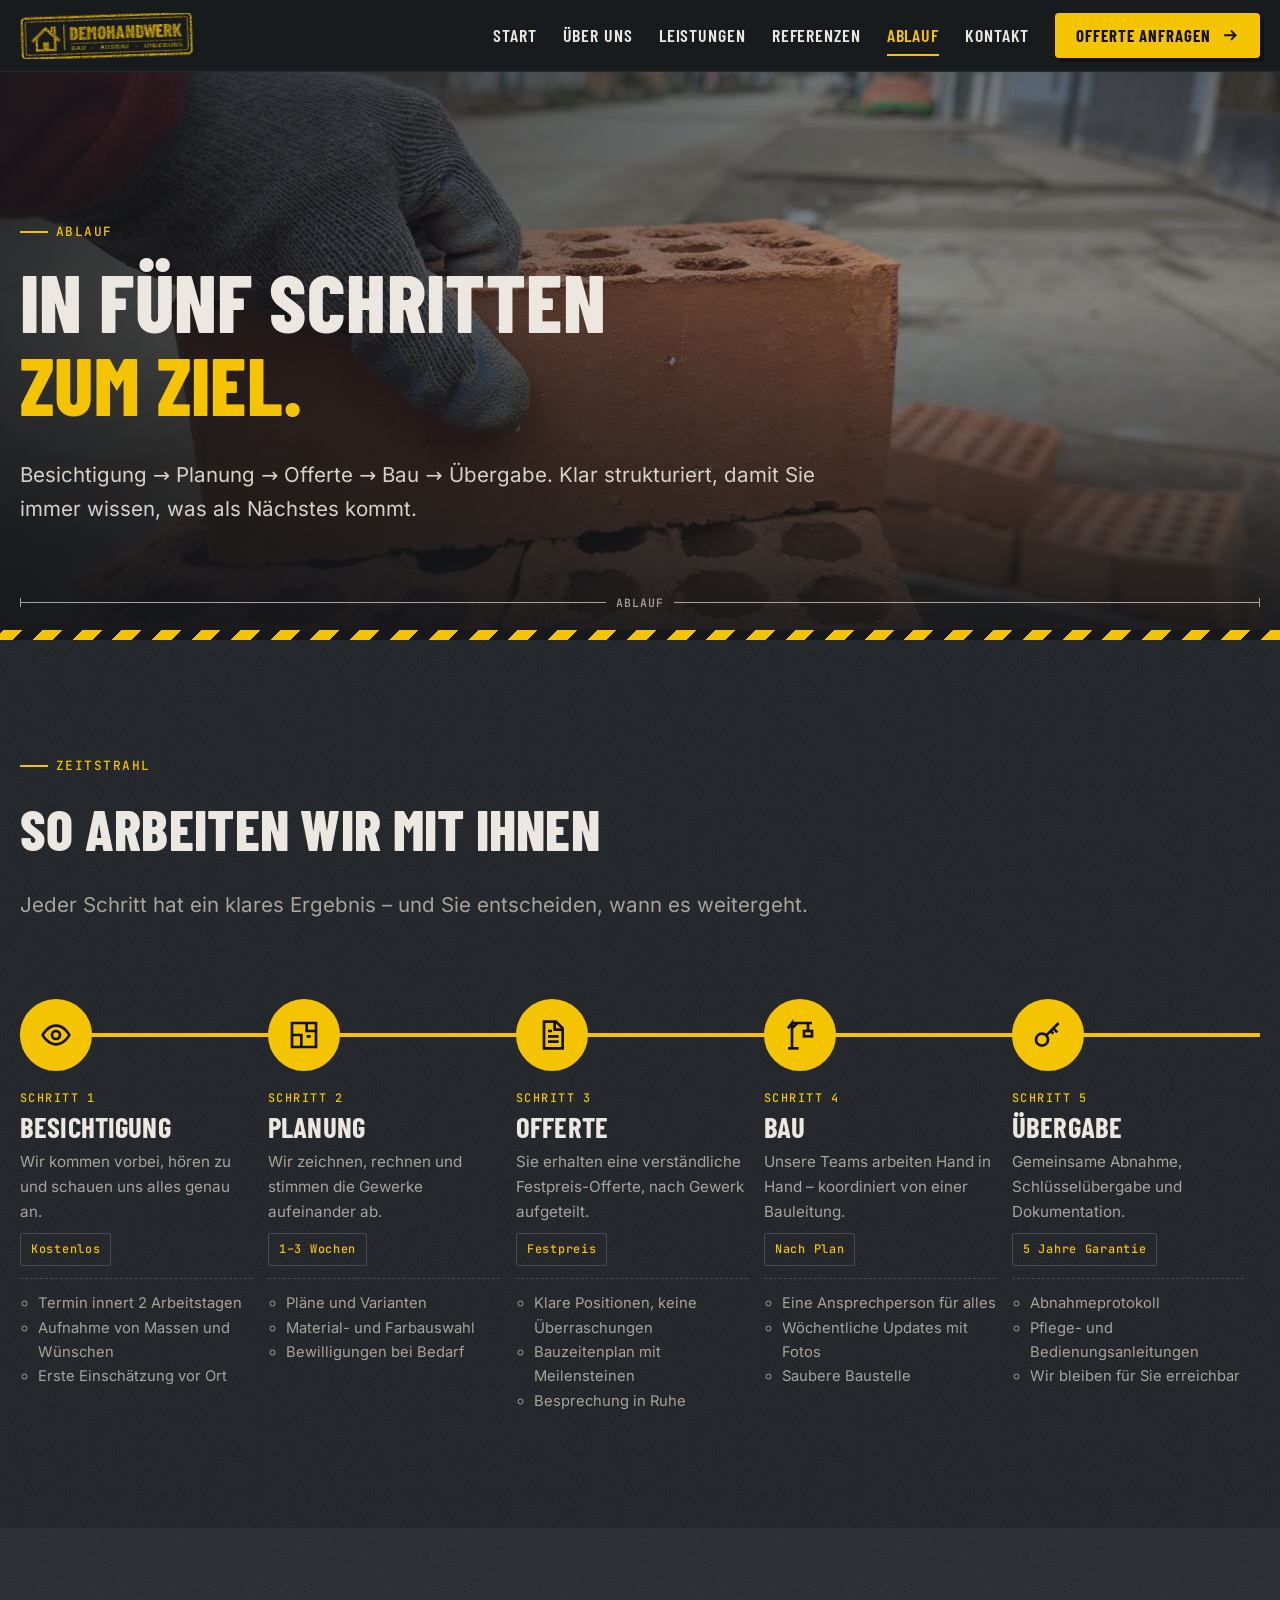
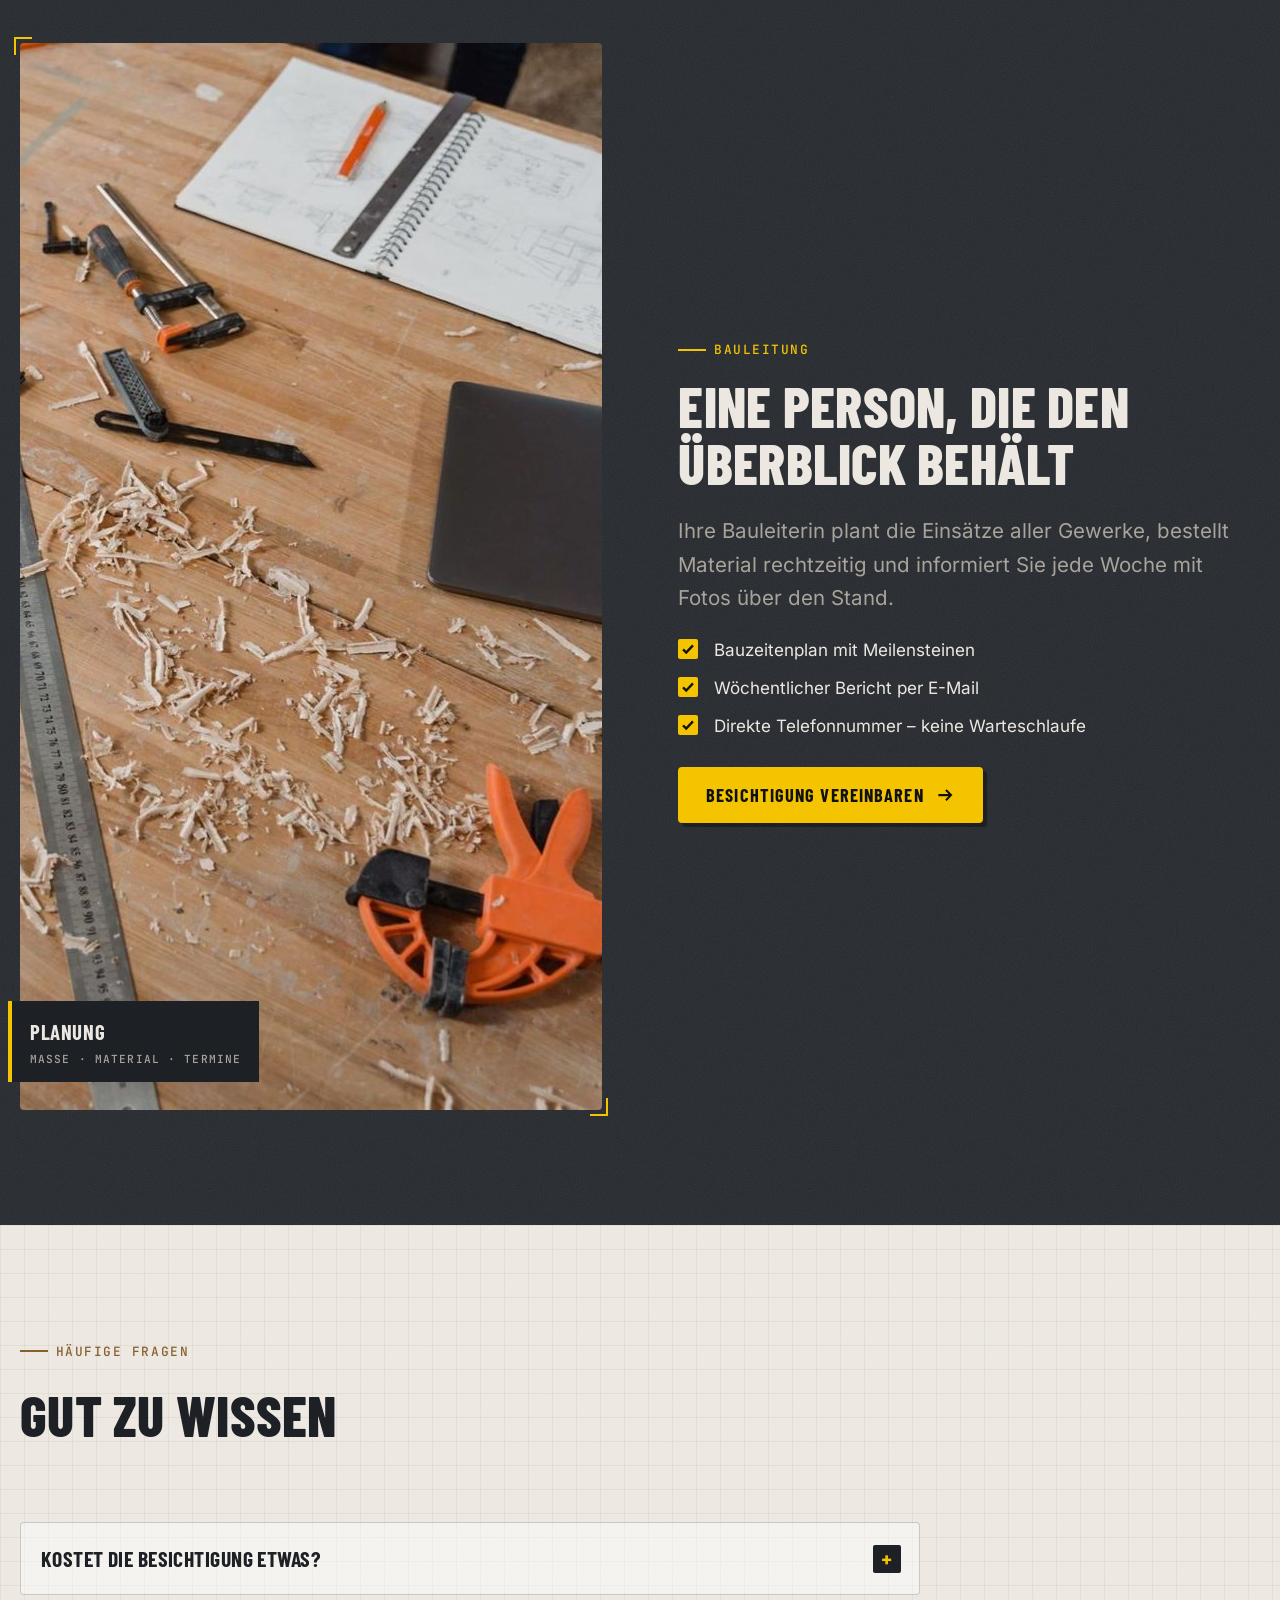
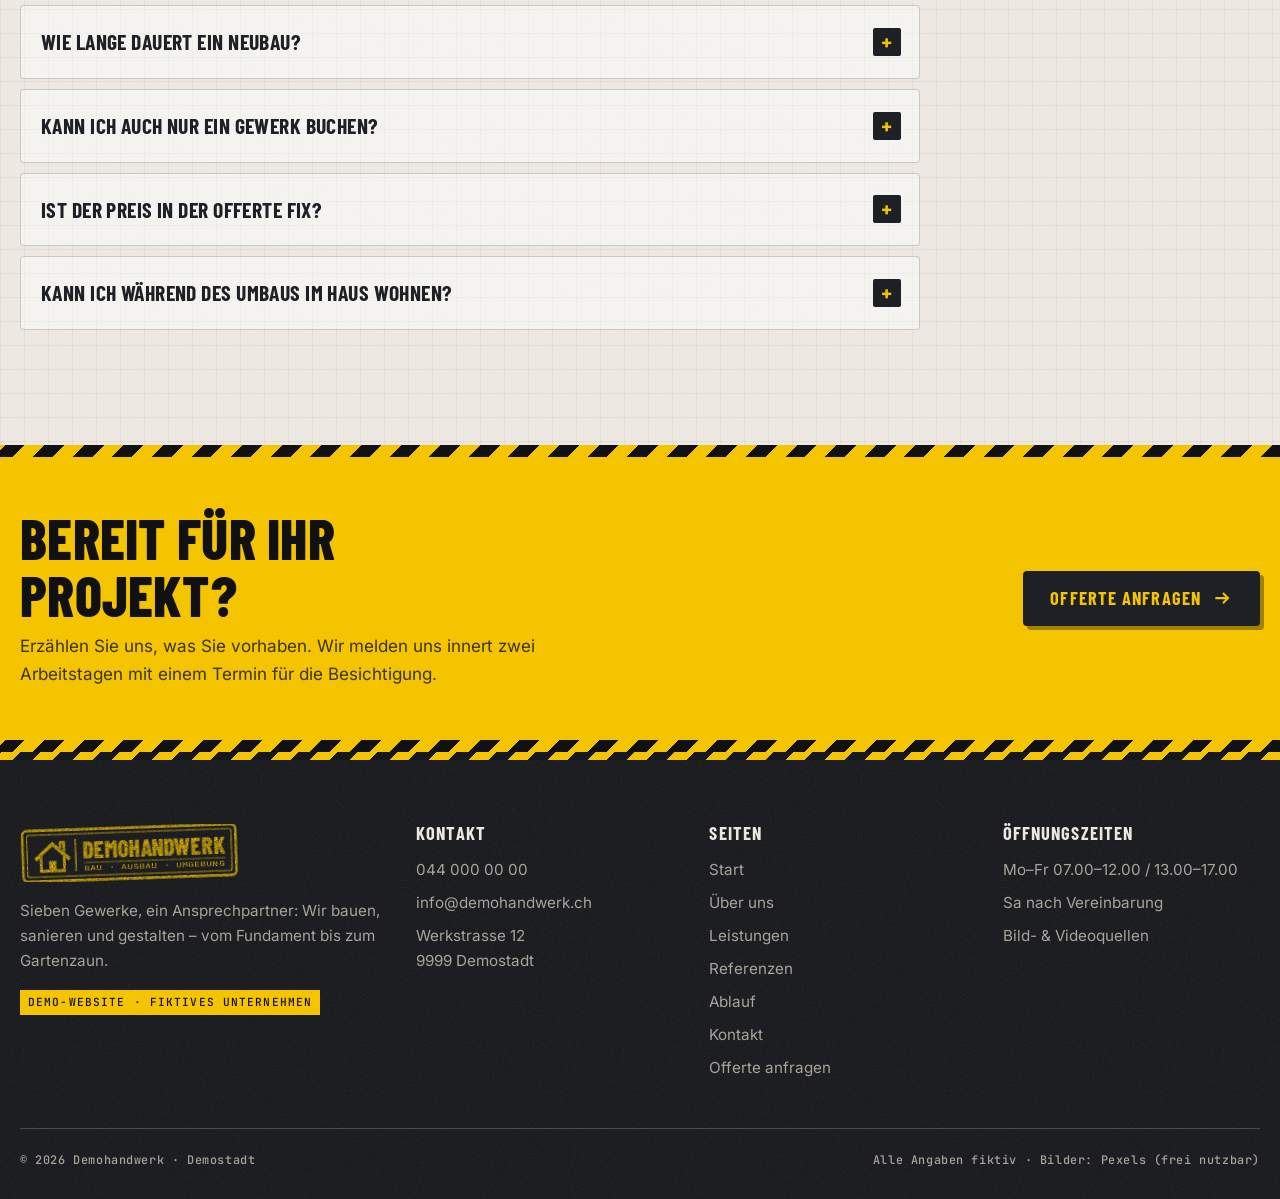
<file: ablauf.html>
<!doctype html>
<html lang="de-CH" class="no-js">
<head>
<meta charset="utf-8">
<meta name="viewport" content="width=device-width, initial-scale=1">
<title>Ablauf – Demohandwerk</title>
<meta name="description" content="Besichtigung, Planung, Offerte, Bau, Übergabe: So läuft ein Projekt mit Demohandwerk ab. Demo-Website.">
<meta name="theme-color" content="#1d2024">
<link rel="icon" href="img/favicon.svg" type="image/svg+xml">
<link rel="stylesheet" href="css/style.css">
</head>
<body>
<a class="skip" href="#inhalt">Zum Inhalt springen</a>
<header class="site-header">
  <div class="wrap header-inner">
    <a class="logo" href="index.html" aria-label="Demohandwerk – zur Startseite"><svg class="logo-svg" viewBox="0 0 300 80" width="230" height="61" role="img" aria-label="Demohandwerk">
  <defs><filter id="stempel-h" x="-5%" y="-5%" width="110%" height="110%"><feTurbulence type="fractalNoise" baseFrequency="0.9" numOctaves="2" seed="7" result="n"/><feColorMatrix in="n" type="matrix" values="0 0 0 0 0  0 0 0 0 0  0 0 0 0 0  0 0 0 -1.3 1.3" result="m"/><feComposite in="SourceGraphic" in2="m" operator="in"/></filter></defs>
  <g filter="url(#stempel-h)" fill="none" stroke="#f5c400" transform="rotate(-2 150 40)">
    <rect x="3" y="5" width="294" height="70" rx="6" stroke-width="3.5"/><rect x="9" y="11" width="282" height="58" rx="3" stroke-width="1.5"/>
    <path d="M22 44 L44 24 L66 44" stroke-width="5" stroke-linecap="square"/><path d="M28 40 V61 H60 V40" stroke-width="4"/>
    <rect x="39" y="47" width="10" height="14" fill="#f5c400" stroke="none"/><path d="M55 30 V22 H60 V35" stroke-width="3.5"/>
    <line x1="76" y1="18" x2="76" y2="62" stroke-width="2"/>
    <text x="86" y="45" fill="#f5c400" stroke="none" font-family="'Barlow Condensed','Arial Narrow',Arial,sans-serif" font-weight="800" font-size="33" textLength="196" lengthAdjust="spacingAndGlyphs">DEMOHANDWERK</text>
    <line x1="87" y1="51" x2="282" y2="51" stroke-width="1"/>
    <text x="87" y="62" fill="#f5c400" stroke="none" font-family="'JetBrains Mono',Consolas,monospace" font-size="9.2" textLength="194" lengthAdjust="spacingAndGlyphs">BAU · AUSBAU · UMGEBUNG</text>
  </g></svg></a>
    <button class="nav-toggle" type="button" aria-expanded="false" aria-controls="hauptnavigation" aria-label="Menü öffnen"><span></span></button>
    <nav class="nav" id="hauptnavigation" aria-label="Hauptnavigation">
      <ul>
        <li><a href="index.html" data-nr="01">Start</a></li><li><a href="ueber-uns.html" data-nr="02">Über uns</a></li><li><a href="leistungen.html" data-nr="03">Leistungen</a></li><li><a href="referenzen.html" data-nr="04">Referenzen</a></li><li><a href="ablauf.html" data-nr="05" aria-current="page">Ablauf</a></li><li><a href="kontakt.html" data-nr="06">Kontakt</a></li>
      </ul>
      <a class="btn" href="offerte.html">Offerte anfragen <svg viewBox="0 0 24 24" fill="none" stroke="currentColor" stroke-width="2.4" aria-hidden="true"><path d="M4 12h15M13 6l6 6-6 6"/></svg></a>
    </nav>
  </div>
</header>
<main id="inhalt">
<section class="hero hero--page">
  <div class="hero__media"><img src="img/fotos/rohbau-2.jpg" alt="Hand im Arbeitshandschuh setzt einen Backstein" width="1600" height="1067" fetchpriority="high"></div>
  <div class="wrap">
    <span class="eyebrow">Ablauf</span>
    <h1>In fünf Schritten <em>zum Ziel.</em></h1>
    <p class="lead">Besichtigung → Planung → Offerte → Bau → Übergabe. Klar strukturiert, damit Sie immer wissen, was als Nächstes kommt.</p>
    
  </div>
  <div class="hero__dim wrap"><div class="dim"><span>ABLAUF</span></div></div>
</section>
<div class="stripes" aria-hidden="true"></div>

<section class="section">
  <div class="wrap">
    <div class="section-head"><span class="eyebrow">Zeitstrahl</span><h2>So arbeiten wir mit Ihnen</h2><p class="lead">Jeder Schritt hat ein klares Ergebnis – und Sie entscheiden, wann es weitergeht.</p></div>
    <ol class="timeline timeline--detail"><span class="timeline__fill" aria-hidden="true"></span><li class="tl"><div class="tl__dot"><svg viewBox="0 0 24 24" fill="none" stroke="currentColor" stroke-width="2" aria-hidden="true"><path d="M2 12s3.6-7 10-7 10 7 10 7-3.6 7-10 7S2 12 2 12z"/><circle cx="12" cy="12" r="3"/></svg></div><div><span class="tl__step">Schritt 1</span><h3>Besichtigung</h3><p>Wir kommen vorbei, hören zu und schauen uns alles genau an.</p><span class="chip"><b>Kostenlos</b></span><div class="tl__more"><ul><li>Termin innert 2 Arbeitstagen</li><li>Aufnahme von Massen und Wünschen</li><li>Erste Einschätzung vor Ort</li></ul></div></div></li><li class="tl"><div class="tl__dot"><svg viewBox="0 0 24 24" fill="none" stroke="currentColor" stroke-width="2" aria-hidden="true"><path d="M3 21V3h18v18z"/><path d="M3 12h7v9M14 3v6h7M14 13h3"/></svg></div><div><span class="tl__step">Schritt 2</span><h3>Planung</h3><p>Wir zeichnen, rechnen und stimmen die Gewerke aufeinander ab.</p><span class="chip"><b>1–3 Wochen</b></span><div class="tl__more"><ul><li>Pläne und Varianten</li><li>Material- und Farbauswahl</li><li>Bewilligungen bei Bedarf</li></ul></div></div></li><li class="tl"><div class="tl__dot"><svg viewBox="0 0 24 24" fill="none" stroke="currentColor" stroke-width="2" aria-hidden="true"><path d="M6 2h9l5 5v15H6z"/><path d="M14 2v6h6M9 13h8M9 17h8M9 9h3"/></svg></div><div><span class="tl__step">Schritt 3</span><h3>Offerte</h3><p>Sie erhalten eine verständliche Festpreis-Offerte, nach Gewerk aufgeteilt.</p><span class="chip"><b>Festpreis</b></span><div class="tl__more"><ul><li>Klare Positionen, keine Überraschungen</li><li>Bauzeitenplan mit Meilensteinen</li><li>Besprechung in Ruhe</li></ul></div></div></li><li class="tl"><div class="tl__dot"><svg viewBox="0 0 24 24" fill="none" stroke="currentColor" stroke-width="2" aria-hidden="true"><path d="M6 22V3l-3 4M6 3h15M6 7l4-4M18 3v6"/><rect x="15" y="9" width="6" height="4"/><path d="M3 22h8"/></svg></div><div><span class="tl__step">Schritt 4</span><h3>Bau</h3><p>Unsere Teams arbeiten Hand in Hand – koordiniert von einer Bauleitung.</p><span class="chip"><b>Nach Plan</b></span><div class="tl__more"><ul><li>Eine Ansprechperson für alles</li><li>Wöchentliche Updates mit Fotos</li><li>Saubere Baustelle</li></ul></div></div></li><li class="tl"><div class="tl__dot"><svg viewBox="0 0 24 24" fill="none" stroke="currentColor" stroke-width="2" aria-hidden="true"><circle cx="7.5" cy="15.5" r="4.5"/><path d="M10.7 12.3L20 3M16 7l3 3M14 9l2 2"/></svg></div><div><span class="tl__step">Schritt 5</span><h3>Übergabe</h3><p>Gemeinsame Abnahme, Schlüsselübergabe und Dokumentation.</p><span class="chip"><b>5 Jahre Garantie</b></span><div class="tl__more"><ul><li>Abnahmeprotokoll</li><li>Pflege- und Bedienungsanleitungen</li><li>Wir bleiben für Sie erreichbar</li></ul></div></div></li></ol>
  </div>
</section>
<section class="section section--dark2">
  <div class="wrap split">
    <div class="split__media reveal corners"><img src="img/fotos/planung.jpg" alt="Werkbank mit Massstab, Notizbuch mit Skizzen und Schraubzwinge" width="1080" height="1067" loading="lazy"><div class="tag">Planung<small>Masse · Material · Termine</small></div></div>
    <div class="reveal">
      <span class="eyebrow">Bauleitung</span>
      <h2>Eine Person, die den Überblick behält</h2>
      <p class="lead">Ihre Bauleiterin plant die Einsätze aller Gewerke, bestellt Material rechtzeitig und informiert Sie jede Woche mit Fotos über den Stand.</p>
      <ul class="checks"><li>Bauzeitenplan mit Meilensteinen</li><li>Wöchentlicher Bericht per E-Mail</li><li>Direkte Telefonnummer – keine Warteschlaufe</li></ul>
      <a class="btn" href="offerte.html">Besichtigung vereinbaren <svg viewBox="0 0 24 24" fill="none" stroke="currentColor" stroke-width="2.4" aria-hidden="true"><path d="M4 12h15M13 6l6 6-6 6"/></svg></a>
    </div>
  </div>
</section>
<section class="section section--paper">
  <div class="wrap">
    <div class="section-head"><span class="eyebrow">Häufige Fragen</span><h2>Gut zu wissen</h2></div>
    <div class="faq"><details><summary>Kostet die Besichtigung etwas?</summary><div><p>Nein. Die erste Besichtigung und die Offerte sind für Sie kostenlos und unverbindlich.</p></div></details><details><summary>Wie lange dauert ein Neubau?</summary><div><p>Ein Einfamilienhaus bauen wir je nach Grösse in 9 bis 12 Monaten – vom Aushub bis zur Schlüsselübergabe.</p></div></details><details><summary>Kann ich auch nur ein Gewerk buchen?</summary><div><p>Selbstverständlich. Viele Kundinnen und Kunden starten mit einem Gewerk, zum Beispiel einer neuen Küche oder Fassade.</p></div></details><details><summary>Ist der Preis in der Offerte fix?</summary><div><p>Ja. Wir offerieren zu Festpreisen. Änderungen besprechen wir vorher mit Ihnen und offerieren sie separat.</p></div></details><details><summary>Kann ich während des Umbaus im Haus wohnen?</summary><div><p>Oft ja. Wir planen Etappen, schützen bewohnte Räume mit Staubwänden und halten die Wege frei.</p></div></details></div>
  </div>
</section>
<section class="cta-band">
  <div class="wrap">
    <div>
      <h2>Bereit für Ihr Projekt?</h2>
      <p>Erzählen Sie uns, was Sie vorhaben. Wir melden uns innert zwei Arbeitstagen mit einem Termin für die Besichtigung.</p>
    </div>
    <a class="btn btn--dark" href="offerte.html">Offerte anfragen <svg viewBox="0 0 24 24" fill="none" stroke="currentColor" stroke-width="2.4" aria-hidden="true"><path d="M4 12h15M13 6l6 6-6 6"/></svg></a>
  </div>
</section>

</main>
<footer class="site-footer">
  <div class="wrap">
    <div class="footer-grid">
      <div>
        <a class="footer-logo logo" href="index.html" aria-label="Demohandwerk – zur Startseite"><svg class="logo-svg" viewBox="0 0 300 80" width="230" height="61" role="img" aria-label="Demohandwerk">
  <defs><filter id="stempel-f" x="-5%" y="-5%" width="110%" height="110%"><feTurbulence type="fractalNoise" baseFrequency="0.9" numOctaves="2" seed="7" result="n"/><feColorMatrix in="n" type="matrix" values="0 0 0 0 0  0 0 0 0 0  0 0 0 0 0  0 0 0 -1.3 1.3" result="m"/><feComposite in="SourceGraphic" in2="m" operator="in"/></filter></defs>
  <g filter="url(#stempel-f)" fill="none" stroke="#f5c400" transform="rotate(-2 150 40)">
    <rect x="3" y="5" width="294" height="70" rx="6" stroke-width="3.5"/><rect x="9" y="11" width="282" height="58" rx="3" stroke-width="1.5"/>
    <path d="M22 44 L44 24 L66 44" stroke-width="5" stroke-linecap="square"/><path d="M28 40 V61 H60 V40" stroke-width="4"/>
    <rect x="39" y="47" width="10" height="14" fill="#f5c400" stroke="none"/><path d="M55 30 V22 H60 V35" stroke-width="3.5"/>
    <line x1="76" y1="18" x2="76" y2="62" stroke-width="2"/>
    <text x="86" y="45" fill="#f5c400" stroke="none" font-family="'Barlow Condensed','Arial Narrow',Arial,sans-serif" font-weight="800" font-size="33" textLength="196" lengthAdjust="spacingAndGlyphs">DEMOHANDWERK</text>
    <line x1="87" y1="51" x2="282" y2="51" stroke-width="1"/>
    <text x="87" y="62" fill="#f5c400" stroke="none" font-family="'JetBrains Mono',Consolas,monospace" font-size="9.2" textLength="194" lengthAdjust="spacingAndGlyphs">BAU · AUSBAU · UMGEBUNG</text>
  </g></svg></a>
        <p>Sieben Gewerke, ein Ansprechpartner: Wir bauen, sanieren und gestalten – vom Fundament bis zum Gartenzaun.</p>
        <span class="demo-badge">Demo-Website · fiktives Unternehmen</span>
      </div>
      <div>
        <h4>Kontakt</h4>
        <ul>
          <li><a href="tel:+41440000000">044 000 00 00</a></li>
          <li><a href="mailto:info@demohandwerk.ch">info@demohandwerk.ch</a></li>
          <li>Werkstrasse 12<br>9999 Demostadt</li>
        </ul>
      </div>
      <div>
        <h4>Seiten</h4>
        <ul>
          <li><a href="index.html">Start</a></li><li><a href="ueber-uns.html">Über uns</a></li><li><a href="leistungen.html">Leistungen</a></li><li><a href="referenzen.html">Referenzen</a></li><li><a href="ablauf.html">Ablauf</a></li><li><a href="kontakt.html">Kontakt</a></li>
          <li><a href="offerte.html">Offerte anfragen</a></li>
        </ul>
      </div>
      <div>
        <h4>Öffnungszeiten</h4>
        <ul>
          <li>Mo–Fr 07.00–12.00 / 13.00–17.00</li>
          <li>Sa nach Vereinbarung</li>
          <li><a href="quellen.txt">Bild- &amp; Videoquellen</a></li>
        </ul>
      </div>
    </div>
    <div class="footer-bottom">
      <span>© <span data-year>2026</span> Demohandwerk · Demostadt</span>
      <span>Alle Angaben fiktiv · Bilder: Pexels (frei nutzbar)</span>
    </div>
  </div>
</footer>
<script src="js/main.js"></script>
</body>
</html>
</file>
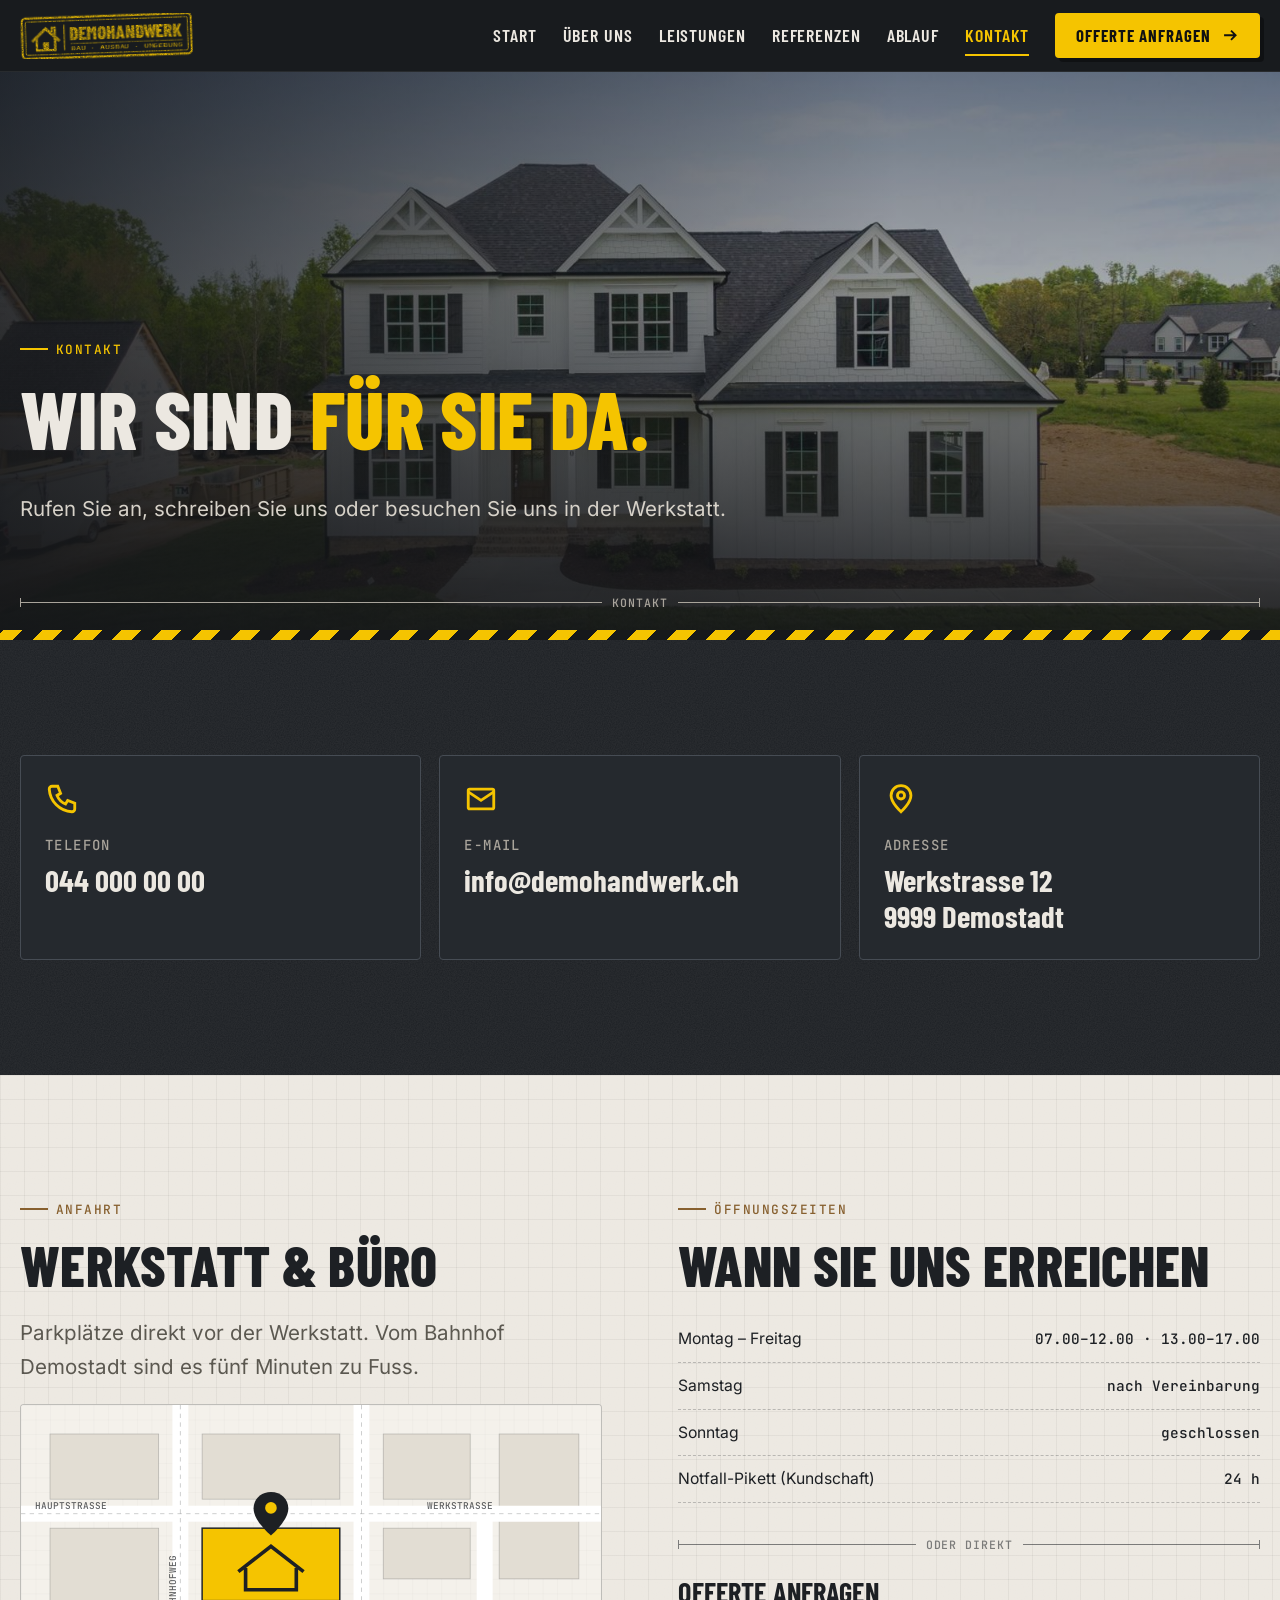
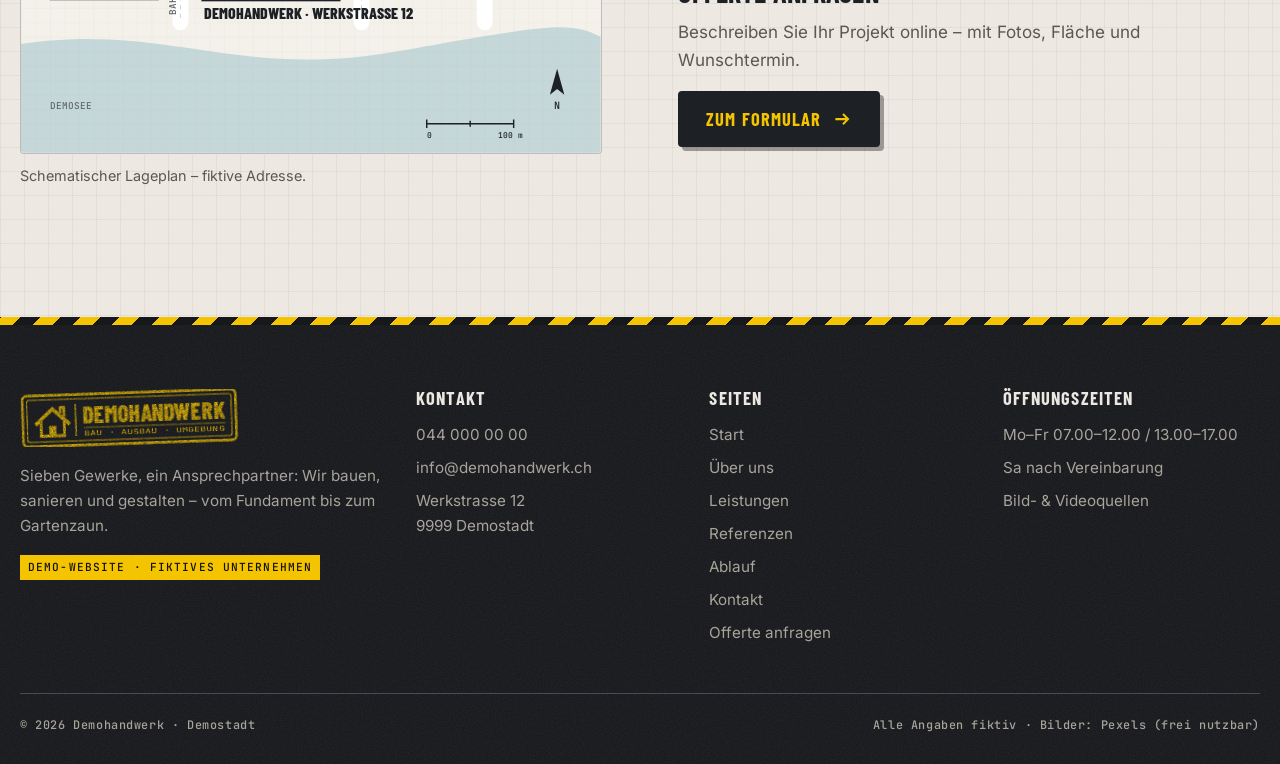
<file: kontakt.html>
<!doctype html>
<html lang="de-CH" class="no-js">
<head>
<meta charset="utf-8">
<meta name="viewport" content="width=device-width, initial-scale=1">
<title>Kontakt – Demohandwerk</title>
<meta name="description" content="Kontakt Demohandwerk: Telefon 044 000 00 00, info@demohandwerk.ch, Werkstrasse 12, 9999 Demostadt. Demo-Website.">
<meta name="theme-color" content="#1d2024">
<link rel="icon" href="img/favicon.svg" type="image/svg+xml">
<link rel="stylesheet" href="css/style.css">
</head>
<body>
<a class="skip" href="#inhalt">Zum Inhalt springen</a>
<header class="site-header">
  <div class="wrap header-inner">
    <a class="logo" href="index.html" aria-label="Demohandwerk – zur Startseite"><svg class="logo-svg" viewBox="0 0 300 80" width="230" height="61" role="img" aria-label="Demohandwerk">
  <defs><filter id="stempel-h" x="-5%" y="-5%" width="110%" height="110%"><feTurbulence type="fractalNoise" baseFrequency="0.9" numOctaves="2" seed="7" result="n"/><feColorMatrix in="n" type="matrix" values="0 0 0 0 0  0 0 0 0 0  0 0 0 0 0  0 0 0 -1.3 1.3" result="m"/><feComposite in="SourceGraphic" in2="m" operator="in"/></filter></defs>
  <g filter="url(#stempel-h)" fill="none" stroke="#f5c400" transform="rotate(-2 150 40)">
    <rect x="3" y="5" width="294" height="70" rx="6" stroke-width="3.5"/><rect x="9" y="11" width="282" height="58" rx="3" stroke-width="1.5"/>
    <path d="M22 44 L44 24 L66 44" stroke-width="5" stroke-linecap="square"/><path d="M28 40 V61 H60 V40" stroke-width="4"/>
    <rect x="39" y="47" width="10" height="14" fill="#f5c400" stroke="none"/><path d="M55 30 V22 H60 V35" stroke-width="3.5"/>
    <line x1="76" y1="18" x2="76" y2="62" stroke-width="2"/>
    <text x="86" y="45" fill="#f5c400" stroke="none" font-family="'Barlow Condensed','Arial Narrow',Arial,sans-serif" font-weight="800" font-size="33" textLength="196" lengthAdjust="spacingAndGlyphs">DEMOHANDWERK</text>
    <line x1="87" y1="51" x2="282" y2="51" stroke-width="1"/>
    <text x="87" y="62" fill="#f5c400" stroke="none" font-family="'JetBrains Mono',Consolas,monospace" font-size="9.2" textLength="194" lengthAdjust="spacingAndGlyphs">BAU · AUSBAU · UMGEBUNG</text>
  </g></svg></a>
    <button class="nav-toggle" type="button" aria-expanded="false" aria-controls="hauptnavigation" aria-label="Menü öffnen"><span></span></button>
    <nav class="nav" id="hauptnavigation" aria-label="Hauptnavigation">
      <ul>
        <li><a href="index.html" data-nr="01">Start</a></li><li><a href="ueber-uns.html" data-nr="02">Über uns</a></li><li><a href="leistungen.html" data-nr="03">Leistungen</a></li><li><a href="referenzen.html" data-nr="04">Referenzen</a></li><li><a href="ablauf.html" data-nr="05">Ablauf</a></li><li><a href="kontakt.html" data-nr="06" aria-current="page">Kontakt</a></li>
      </ul>
      <a class="btn" href="offerte.html">Offerte anfragen <svg viewBox="0 0 24 24" fill="none" stroke="currentColor" stroke-width="2.4" aria-hidden="true"><path d="M4 12h15M13 6l6 6-6 6"/></svg></a>
    </nav>
  </div>
</header>
<main id="inhalt">
<section class="hero hero--page">
  <div class="hero__media"><img src="img/fotos/haus.jpg" alt="Einfamilienhaus mit Rasen und Plattenweg" width="1600" height="1067" fetchpriority="high"></div>
  <div class="wrap">
    <span class="eyebrow">Kontakt</span>
    <h1>Wir sind <em>für Sie da.</em></h1>
    <p class="lead">Rufen Sie an, schreiben Sie uns oder besuchen Sie uns in der Werkstatt.</p>
    
  </div>
  <div class="hero__dim wrap"><div class="dim"><span>KONTAKT</span></div></div>
</section>
<div class="stripes" aria-hidden="true"></div>

<section class="section">
  <div class="wrap">
    <div class="contact-grid">
      <a class="contact-card reveal" href="tel:+41440000000"><svg viewBox="0 0 24 24" fill="none" stroke="currentColor" stroke-width="2" aria-hidden="true"><path d="M5 3h4l2 5-2.5 1.5a11 11 0 0 0 6 6L16 13l5 2v4a2 2 0 0 1-2 2A17 17 0 0 1 3 5a2 2 0 0 1 2-2z"/></svg><span class="mono">Telefon</span><strong>044 000 00 00</strong></a>
      <a class="contact-card reveal" href="mailto:info@demohandwerk.ch"><svg viewBox="0 0 24 24" fill="none" stroke="currentColor" stroke-width="2" aria-hidden="true"><rect x="3" y="5" width="18" height="14" rx="1"/><path d="M3 7l9 6 9-6"/></svg><span class="mono">E-Mail</span><strong>info@demohandwerk.ch</strong></a>
      <div class="contact-card reveal"><svg viewBox="0 0 24 24" fill="none" stroke="currentColor" stroke-width="2" aria-hidden="true"><path d="M12 21s-7-6.2-7-11.5A7 7 0 0 1 19 9.5C19 14.8 12 21 12 21z"/><circle cx="12" cy="9.5" r="2.5"/></svg><span class="mono">Adresse</span><strong>Werkstrasse 12<br>9999 Demostadt</strong></div>
    </div>
  </div>
</section>
<section class="section section--paper">
  <div class="wrap split" style="align-items:start">
    <div class="reveal">
      <span class="eyebrow">Anfahrt</span>
      <h2>Werkstatt &amp; Büro</h2>
      <p class="lead">Parkplätze direkt vor der Werkstatt. Vom Bahnhof Demostadt sind es fünf Minuten zu Fuss.</p>
      <div class="map"><svg viewBox="0 0 800 480" role="img" aria-label="Schematischer Lageplan: Werkstrasse 12 in Demostadt">
  <defs><pattern id="g" width="20" height="20" patternUnits="userSpaceOnUse"><path d="M20 0H0V20" fill="none" stroke="#1d2024" stroke-opacity=".06"/></pattern></defs>
  <rect width="800" height="480" fill="#f4f1eb"/><rect width="800" height="480" fill="url(#g)"/>
  <path d="M0 330 C200 300 300 380 520 340 S760 300 800 320 V480 H0z" fill="#9fc3c9" opacity=".55"/>
  <g fill="#e2ddd3" stroke="#1d2024" stroke-opacity=".25">
    <rect x="40" y="40" width="150" height="90"/><rect x="40" y="170" width="150" height="100"/><rect x="250" y="40" width="190" height="90"/>
    <rect x="500" y="40" width="120" height="90"/><rect x="660" y="40" width="110" height="200"/><rect x="500" y="170" width="120" height="70"/>
  </g>
  <g stroke="#fff" stroke-width="22" fill="none" stroke-linecap="round"><path d="M0 150 H800"/><path d="M220 0 V300"/><path d="M470 0 V300"/><path d="M640 150 V300"/></g>
  <g stroke="#1d2024" stroke-opacity=".3" stroke-width="1" fill="none" stroke-dasharray="6 6"><path d="M0 150 H800"/><path d="M220 0 V300"/><path d="M470 0 V300"/></g>
  <rect x="250" y="170" width="190" height="100" fill="#f5c400" stroke="#1d2024" stroke-width="2"/>
  <path d="M300 230 l45-35 45 35 M310 225 v30 h70 v-30" fill="none" stroke="#1d2024" stroke-width="5"/>
  <g font-family="JetBrains Mono, monospace" font-size="13" fill="#1d2024">
    <text x="560" y="144" opacity=".7">WERKSTRASSE</text><text x="20" y="144" opacity=".7">HAUPTSTRASSE</text>
    <text transform="translate(214 290) rotate(-90)" opacity=".7">BAHNHOFWEG</text>
    <text x="40" y="420" opacity=".6">DEMOSEE</text>
  </g>
  <g transform="translate(345 120)"><path d="M0 0c-14 0-24 10-24 23 0 17 24 37 24 37s24-20 24-37C24 10 14 0 0 0z" fill="#1d2024"/><circle cy="22" r="8" fill="#f5c400"/></g>
  <g font-family="Barlow Condensed, Arial Narrow, sans-serif" font-weight="800" font-size="22" fill="#1d2024"><text x="252" y="296">DEMOHANDWERK · WERKSTRASSE 12</text></g>
  <g transform="translate(740 400)" font-family="JetBrains Mono, monospace" font-size="14" fill="#1d2024"><path d="M0 -36 L10 0 L0 -8 L-10 0z" fill="#1d2024"/><text x="-5" y="20">N</text></g>
  <g transform="translate(560 440)" font-family="JetBrains Mono, monospace" font-size="11" fill="#1d2024"><path d="M0 0 h120 M0 -6 v12 M60 -4 v8 M120 -6 v12" stroke="#1d2024" stroke-width="2"/><text x="0" y="20">0</text><text x="98" y="20">100 m</text></g>
</svg></div>
      <p class="muted" style="margin-top:10px;font-size:.9rem">Schematischer Lageplan – fiktive Adresse.</p>
    </div>
    <div class="reveal">
      <span class="eyebrow">Öffnungszeiten</span>
      <h2>Wann Sie uns erreichen</h2>
      <table class="hours">
        <tr><td>Montag – Freitag</td><td>07.00–12.00 · 13.00–17.00</td></tr>
        <tr><td>Samstag</td><td>nach Vereinbarung</td></tr>
        <tr><td>Sonntag</td><td>geschlossen</td></tr>
        <tr><td>Notfall-Pikett (Kundschaft)</td><td>24 h</td></tr>
      </table>
      <div class="dim dim--light" style="margin:32px 0 24px"><span>ODER DIREKT</span></div>
      <h3>Offerte anfragen</h3>
      <p class="muted">Beschreiben Sie Ihr Projekt online – mit Fotos, Fläche und Wunschtermin.</p>
      <a class="btn btn--dark" href="offerte.html">Zum Formular <svg viewBox="0 0 24 24" fill="none" stroke="currentColor" stroke-width="2.4" aria-hidden="true"><path d="M4 12h15M13 6l6 6-6 6"/></svg></a>
    </div>
  </div>
</section>
</main>
<footer class="site-footer">
  <div class="wrap">
    <div class="footer-grid">
      <div>
        <a class="footer-logo logo" href="index.html" aria-label="Demohandwerk – zur Startseite"><svg class="logo-svg" viewBox="0 0 300 80" width="230" height="61" role="img" aria-label="Demohandwerk">
  <defs><filter id="stempel-f" x="-5%" y="-5%" width="110%" height="110%"><feTurbulence type="fractalNoise" baseFrequency="0.9" numOctaves="2" seed="7" result="n"/><feColorMatrix in="n" type="matrix" values="0 0 0 0 0  0 0 0 0 0  0 0 0 0 0  0 0 0 -1.3 1.3" result="m"/><feComposite in="SourceGraphic" in2="m" operator="in"/></filter></defs>
  <g filter="url(#stempel-f)" fill="none" stroke="#f5c400" transform="rotate(-2 150 40)">
    <rect x="3" y="5" width="294" height="70" rx="6" stroke-width="3.5"/><rect x="9" y="11" width="282" height="58" rx="3" stroke-width="1.5"/>
    <path d="M22 44 L44 24 L66 44" stroke-width="5" stroke-linecap="square"/><path d="M28 40 V61 H60 V40" stroke-width="4"/>
    <rect x="39" y="47" width="10" height="14" fill="#f5c400" stroke="none"/><path d="M55 30 V22 H60 V35" stroke-width="3.5"/>
    <line x1="76" y1="18" x2="76" y2="62" stroke-width="2"/>
    <text x="86" y="45" fill="#f5c400" stroke="none" font-family="'Barlow Condensed','Arial Narrow',Arial,sans-serif" font-weight="800" font-size="33" textLength="196" lengthAdjust="spacingAndGlyphs">DEMOHANDWERK</text>
    <line x1="87" y1="51" x2="282" y2="51" stroke-width="1"/>
    <text x="87" y="62" fill="#f5c400" stroke="none" font-family="'JetBrains Mono',Consolas,monospace" font-size="9.2" textLength="194" lengthAdjust="spacingAndGlyphs">BAU · AUSBAU · UMGEBUNG</text>
  </g></svg></a>
        <p>Sieben Gewerke, ein Ansprechpartner: Wir bauen, sanieren und gestalten – vom Fundament bis zum Gartenzaun.</p>
        <span class="demo-badge">Demo-Website · fiktives Unternehmen</span>
      </div>
      <div>
        <h4>Kontakt</h4>
        <ul>
          <li><a href="tel:+41440000000">044 000 00 00</a></li>
          <li><a href="mailto:info@demohandwerk.ch">info@demohandwerk.ch</a></li>
          <li>Werkstrasse 12<br>9999 Demostadt</li>
        </ul>
      </div>
      <div>
        <h4>Seiten</h4>
        <ul>
          <li><a href="index.html">Start</a></li><li><a href="ueber-uns.html">Über uns</a></li><li><a href="leistungen.html">Leistungen</a></li><li><a href="referenzen.html">Referenzen</a></li><li><a href="ablauf.html">Ablauf</a></li><li><a href="kontakt.html">Kontakt</a></li>
          <li><a href="offerte.html">Offerte anfragen</a></li>
        </ul>
      </div>
      <div>
        <h4>Öffnungszeiten</h4>
        <ul>
          <li>Mo–Fr 07.00–12.00 / 13.00–17.00</li>
          <li>Sa nach Vereinbarung</li>
          <li><a href="quellen.txt">Bild- &amp; Videoquellen</a></li>
        </ul>
      </div>
    </div>
    <div class="footer-bottom">
      <span>© <span data-year>2026</span> Demohandwerk · Demostadt</span>
      <span>Alle Angaben fiktiv · Bilder: Pexels (frei nutzbar)</span>
    </div>
  </div>
</footer>
<script src="js/main.js"></script>
</body>
</html>
</file>
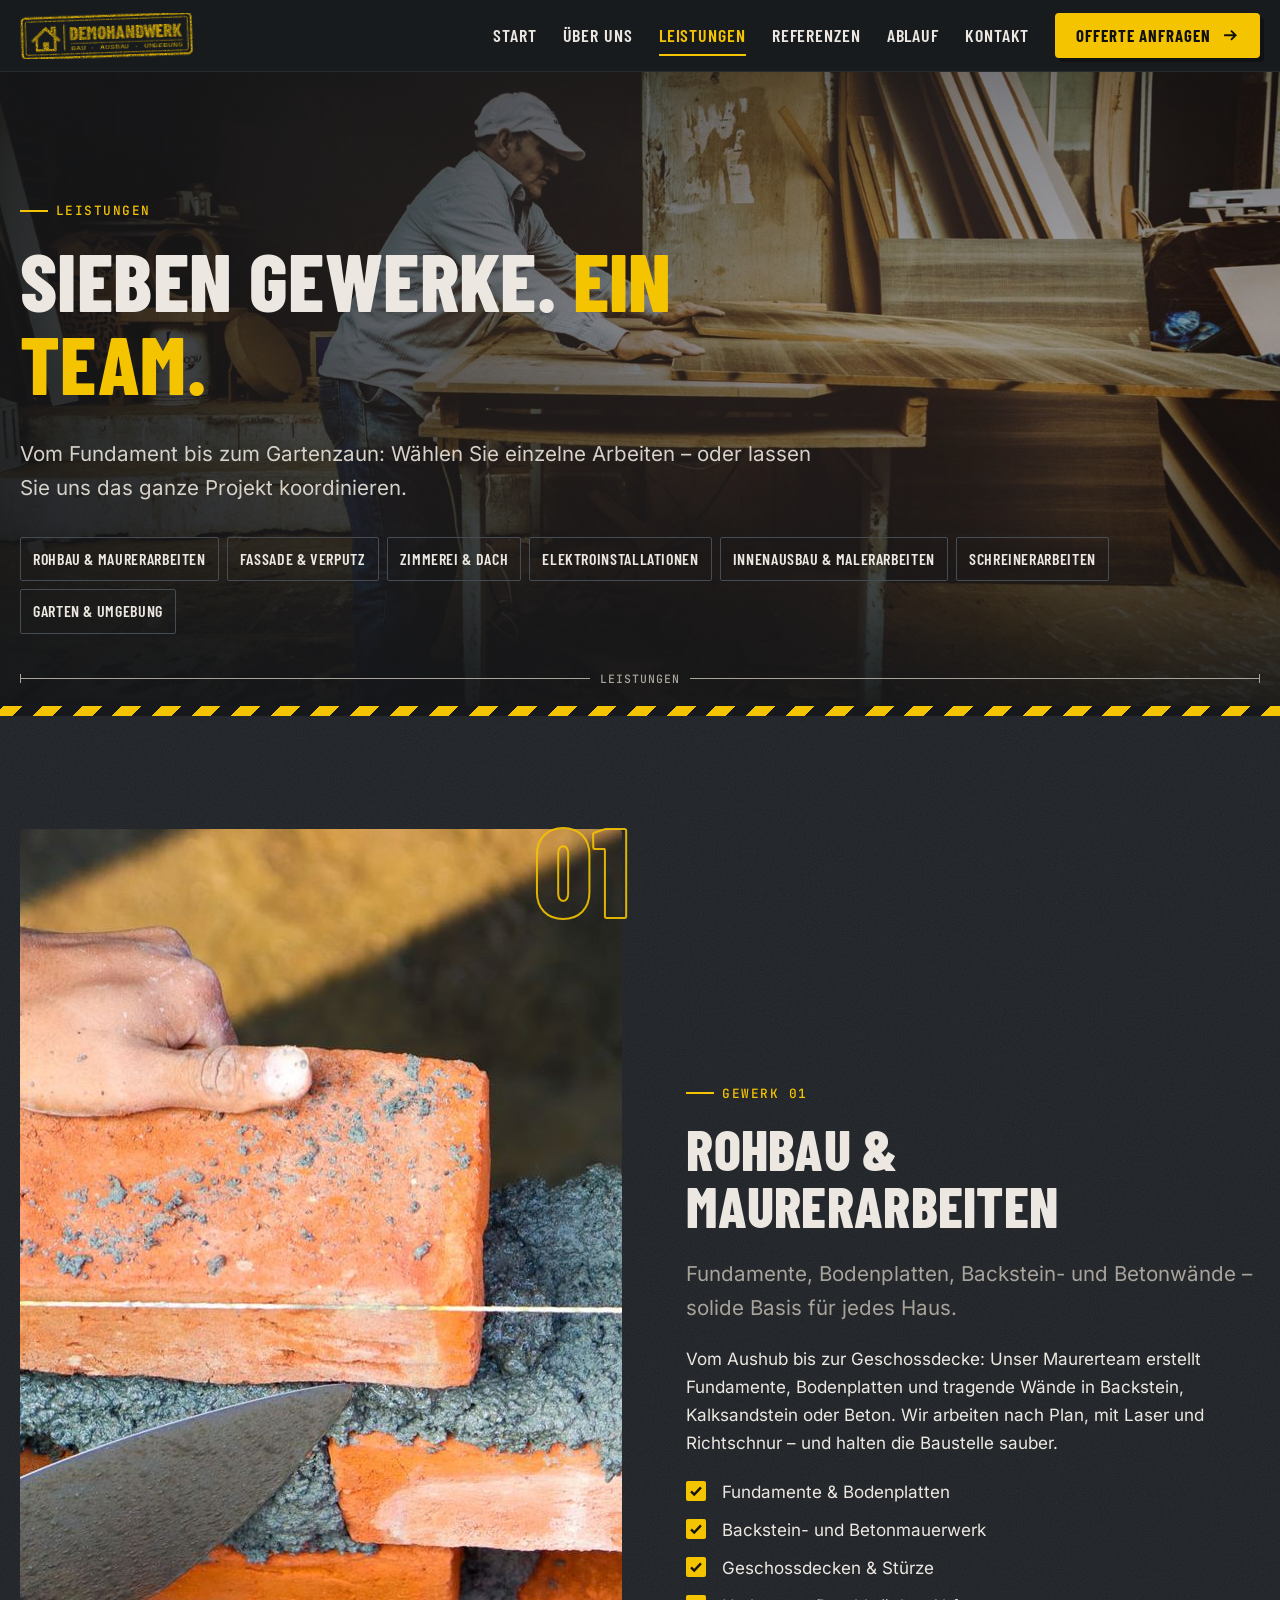
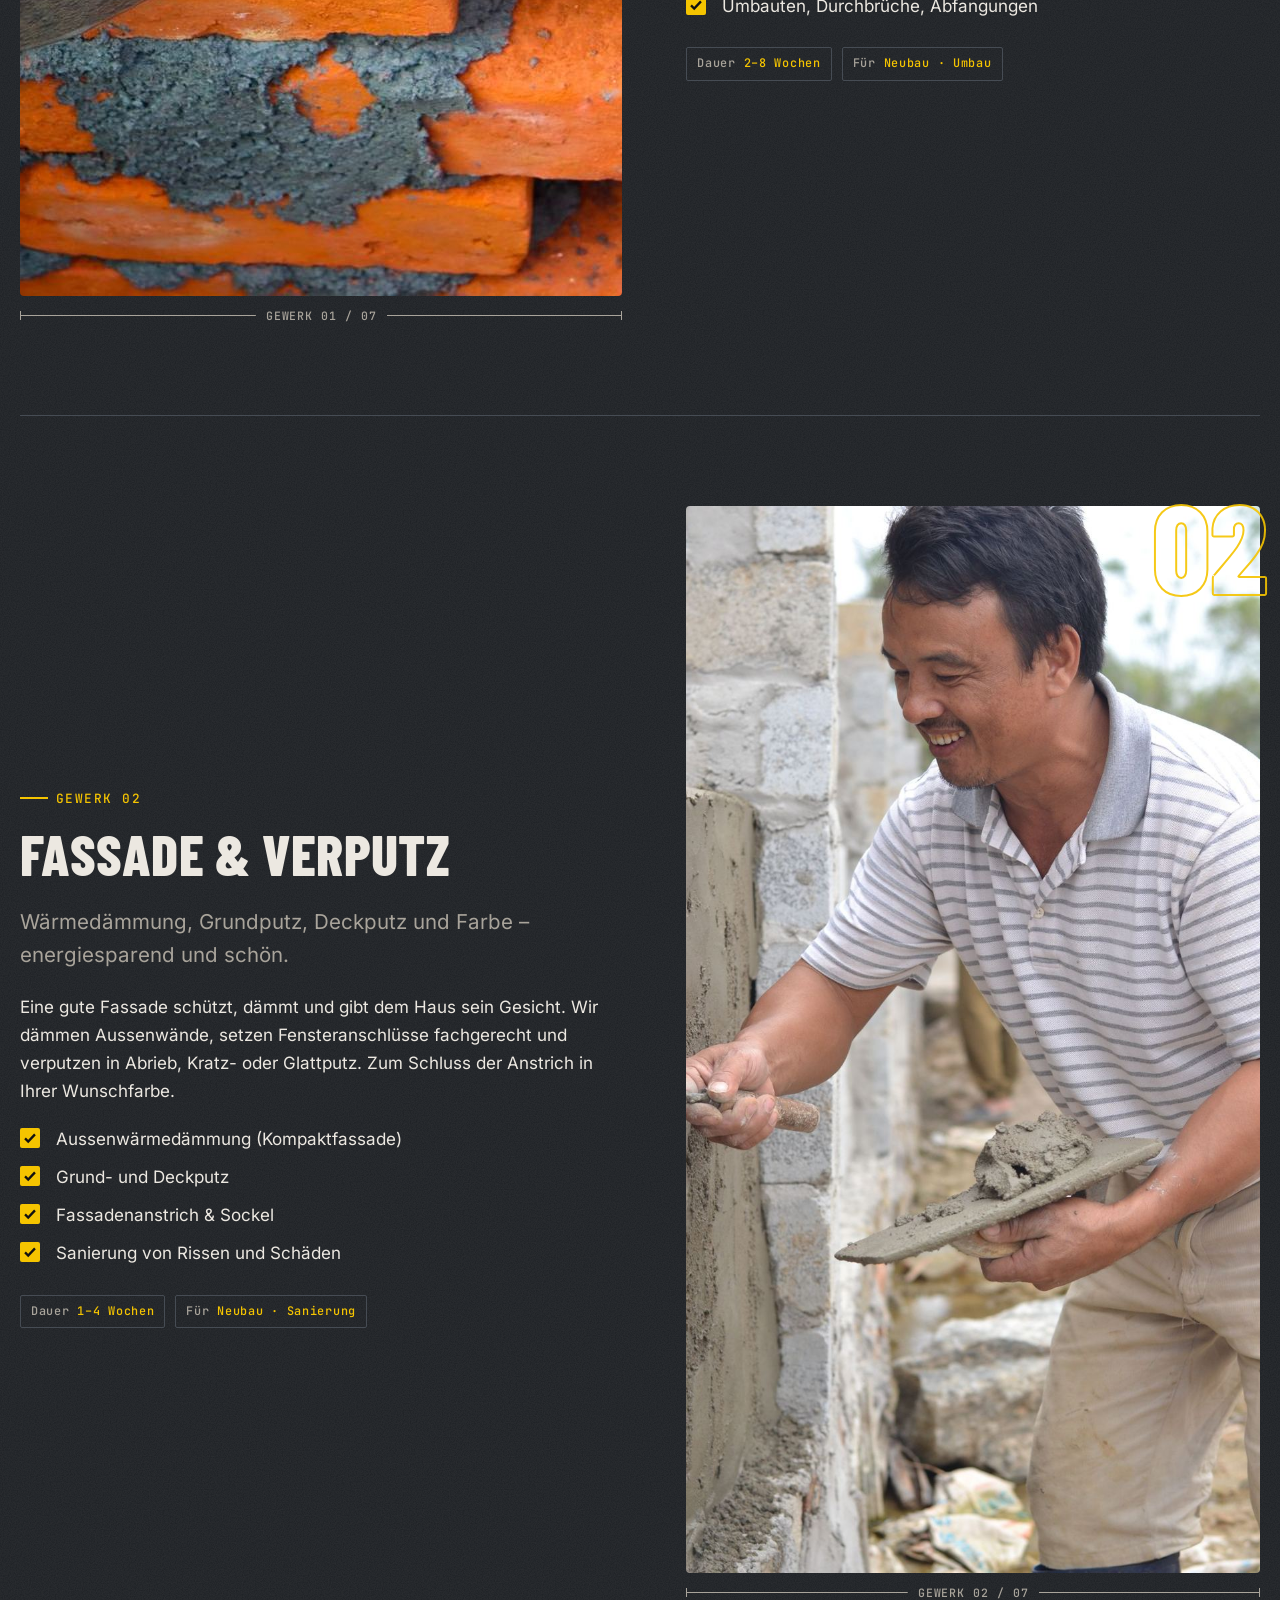
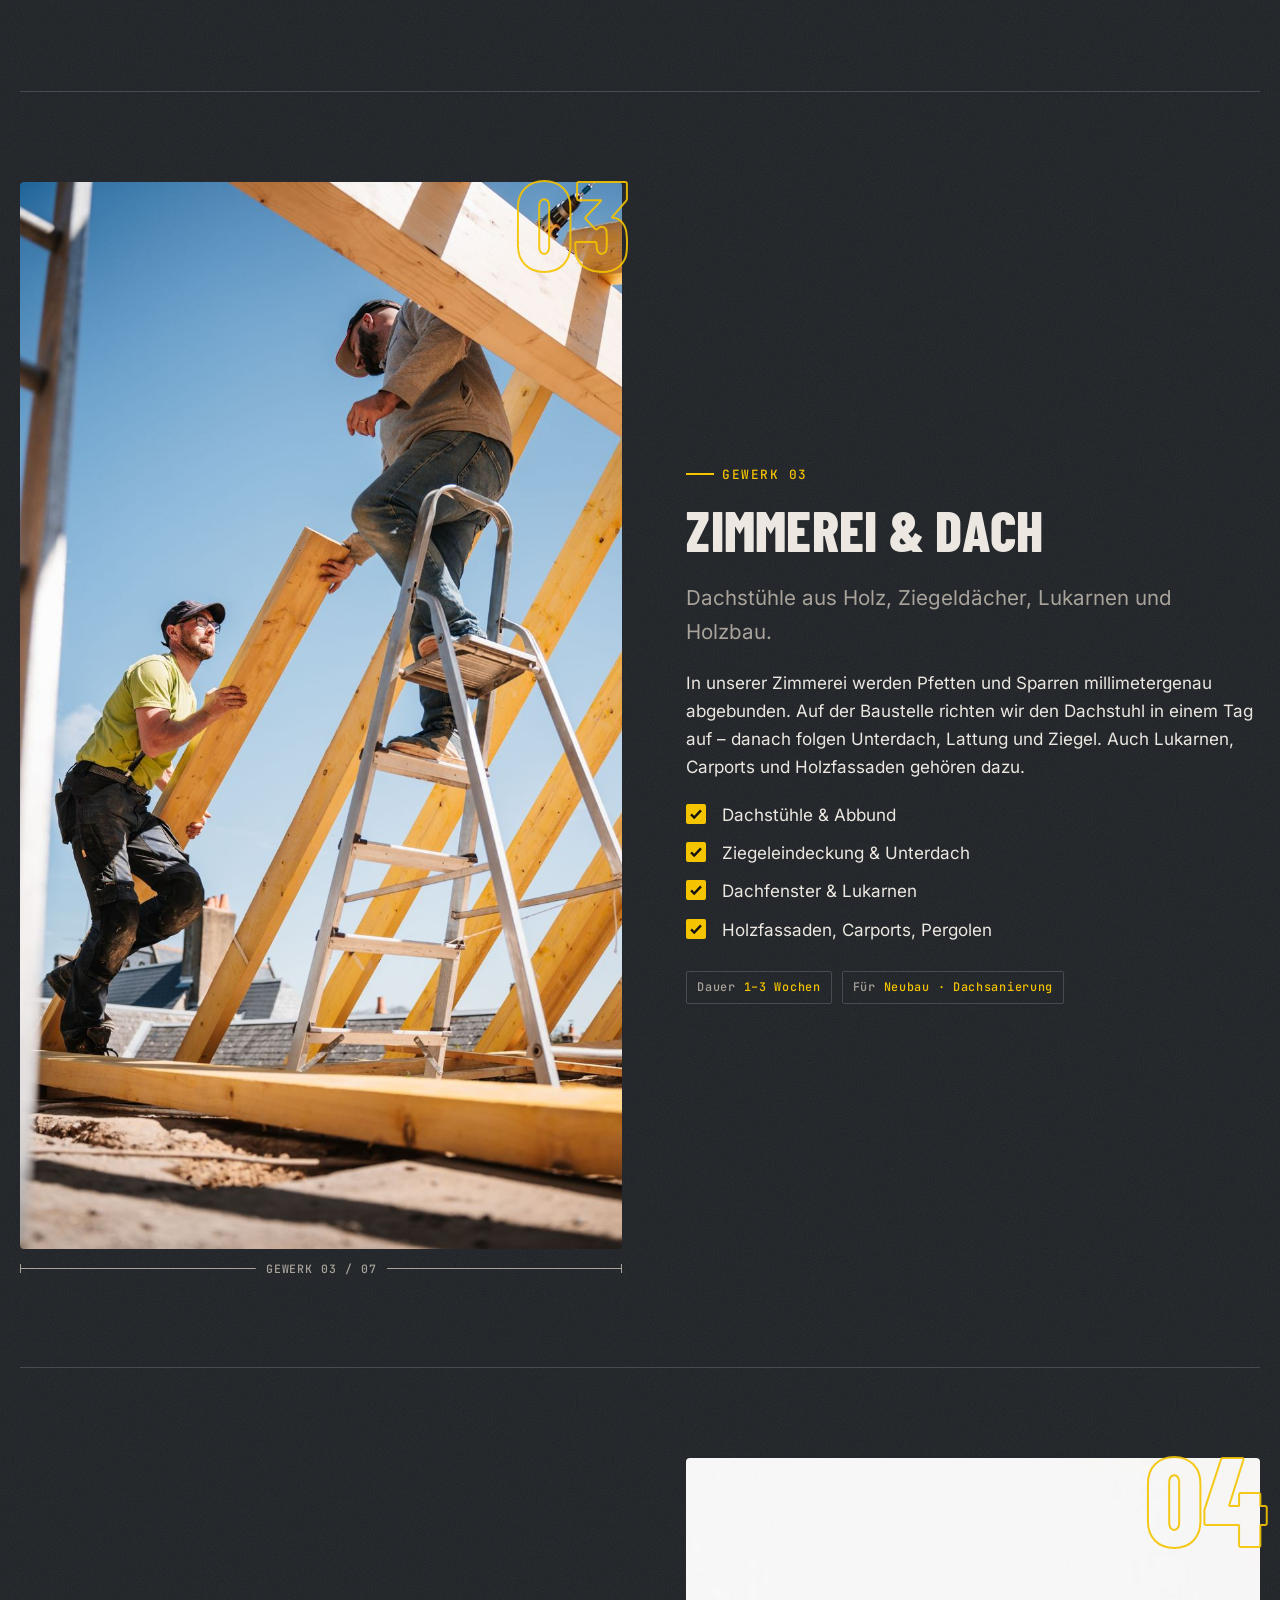
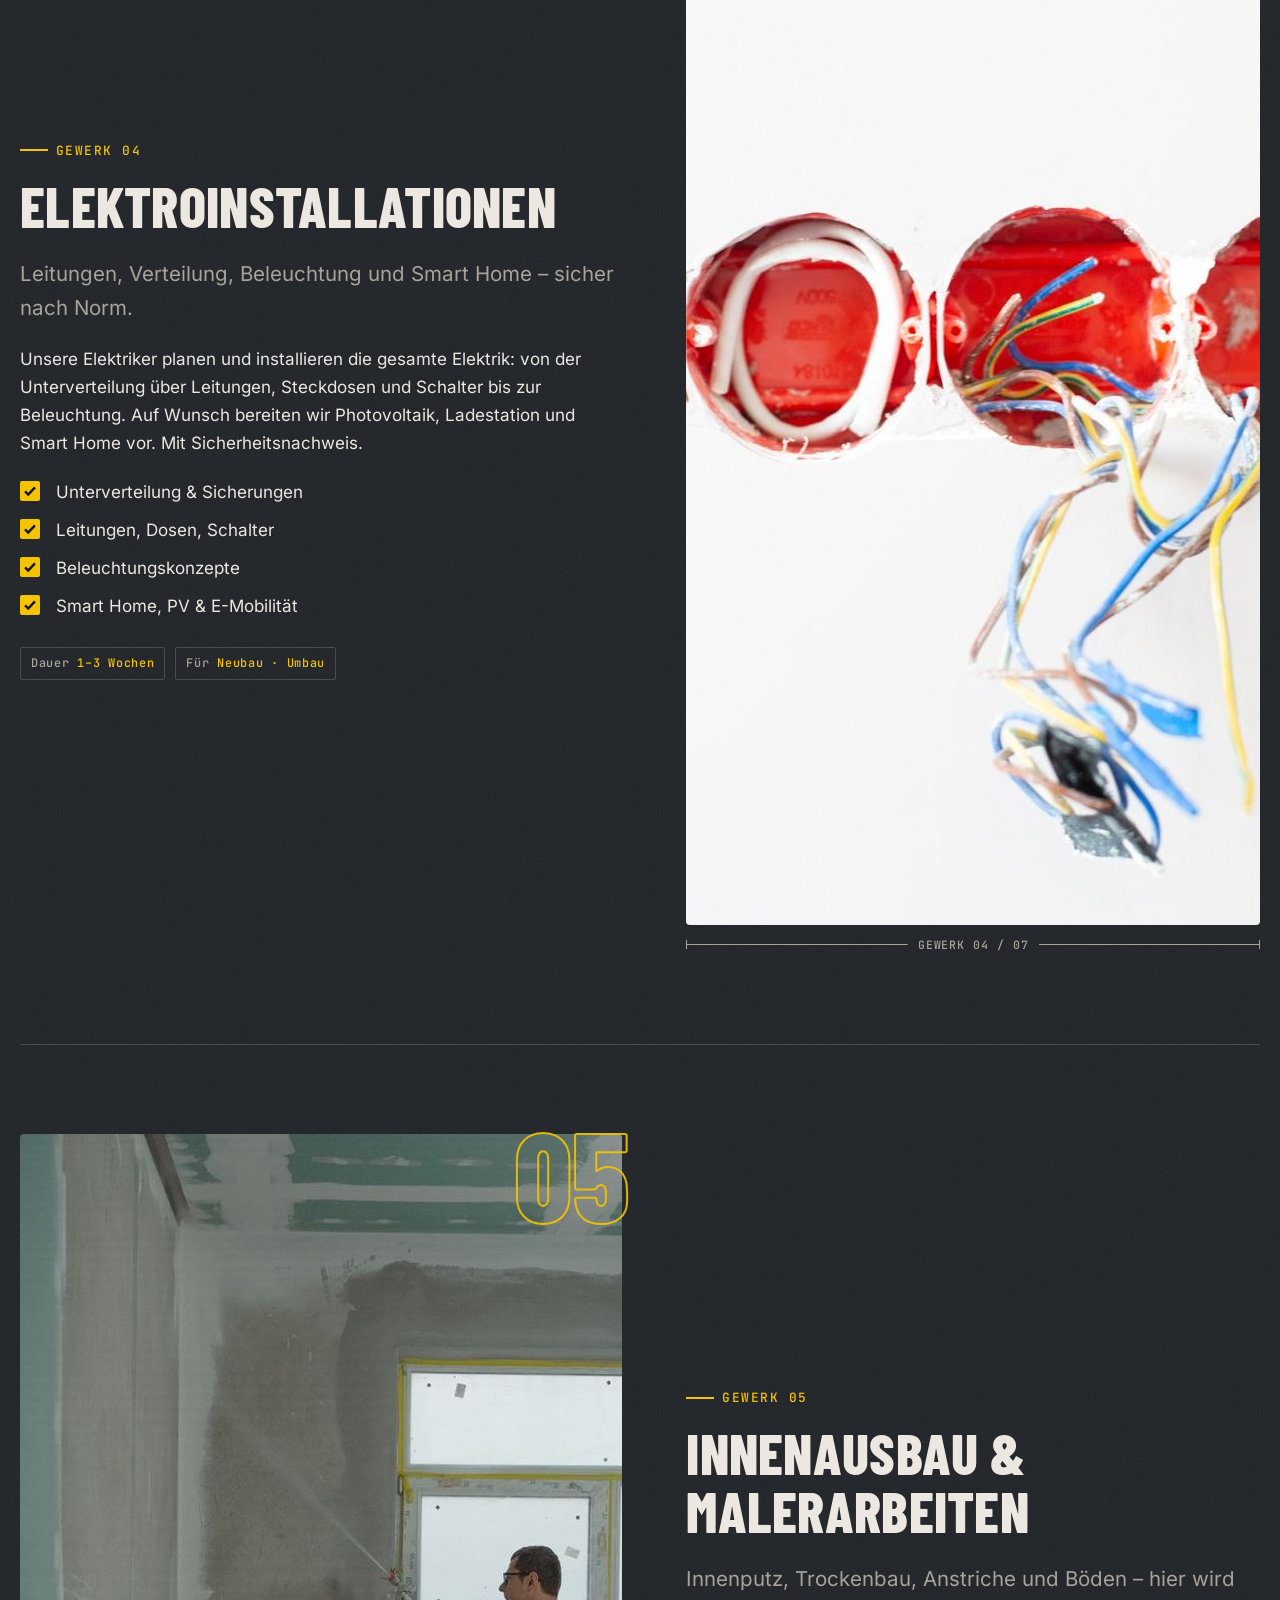
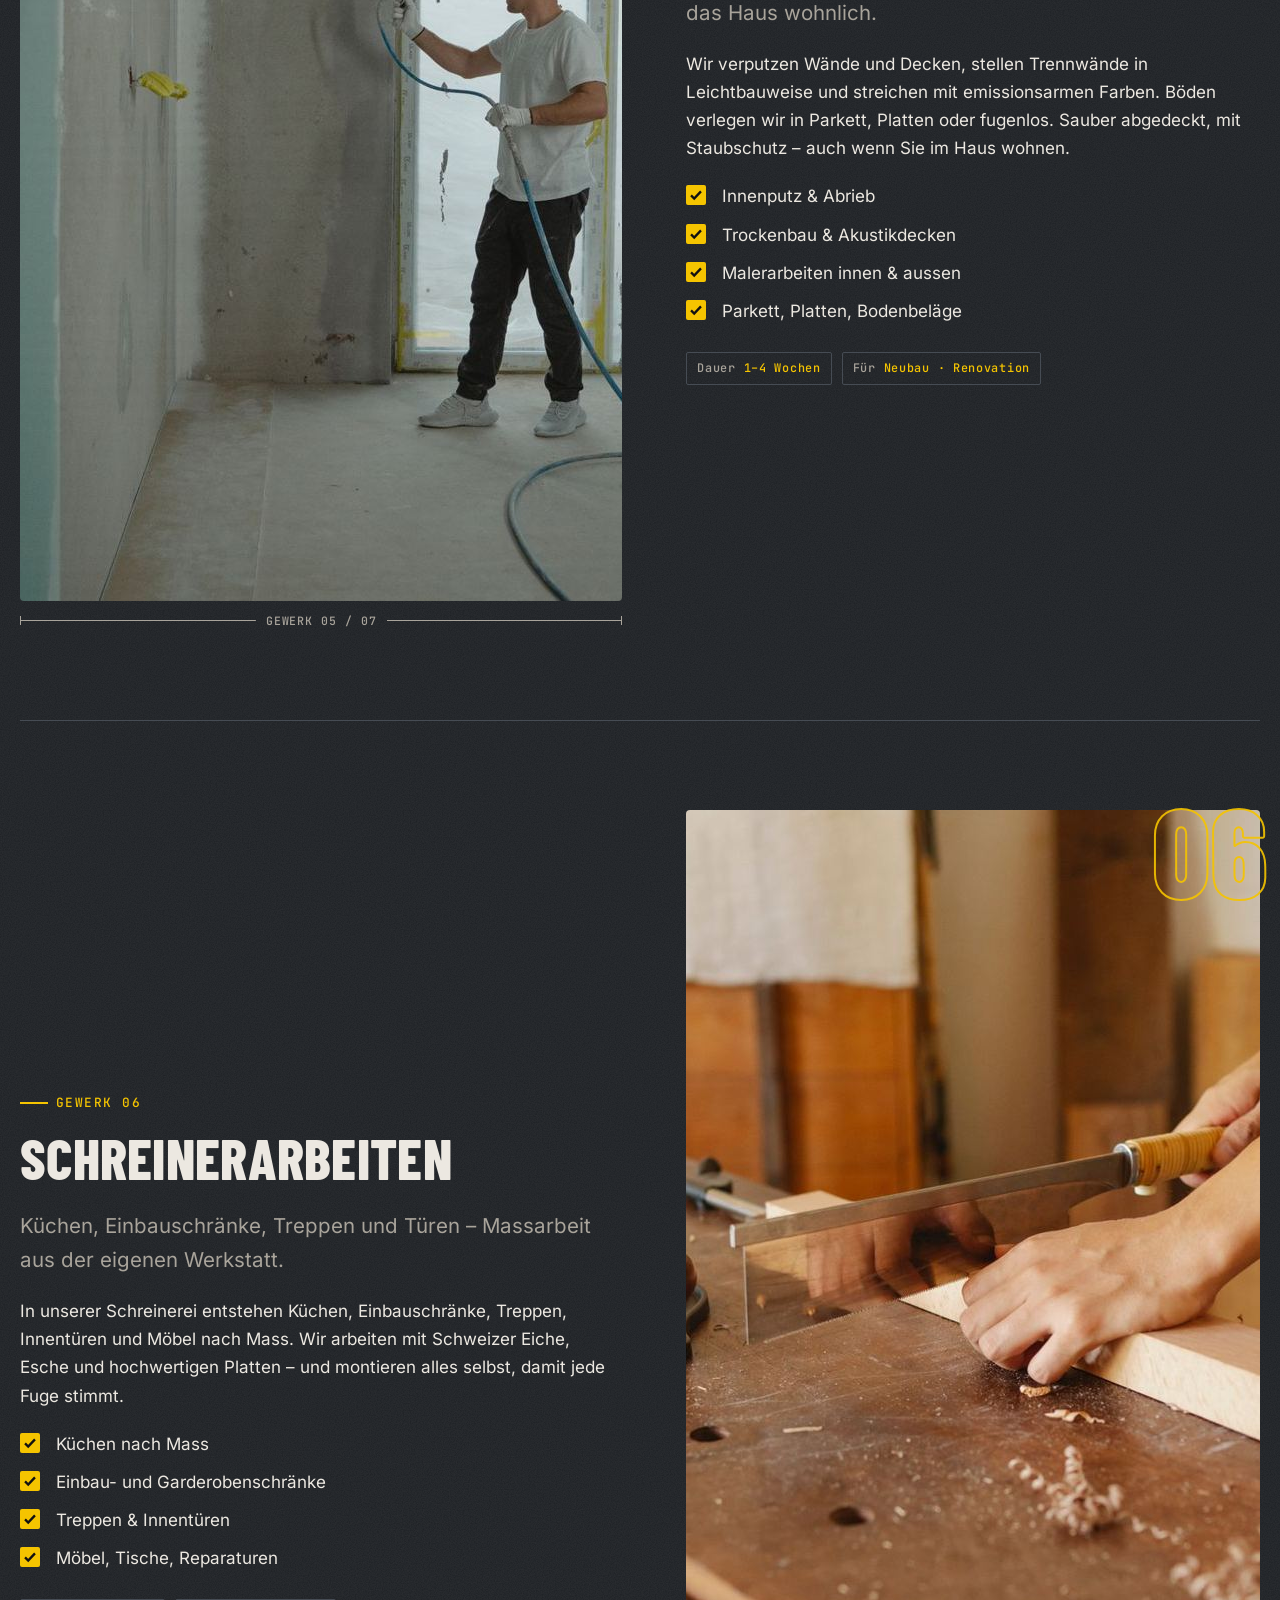
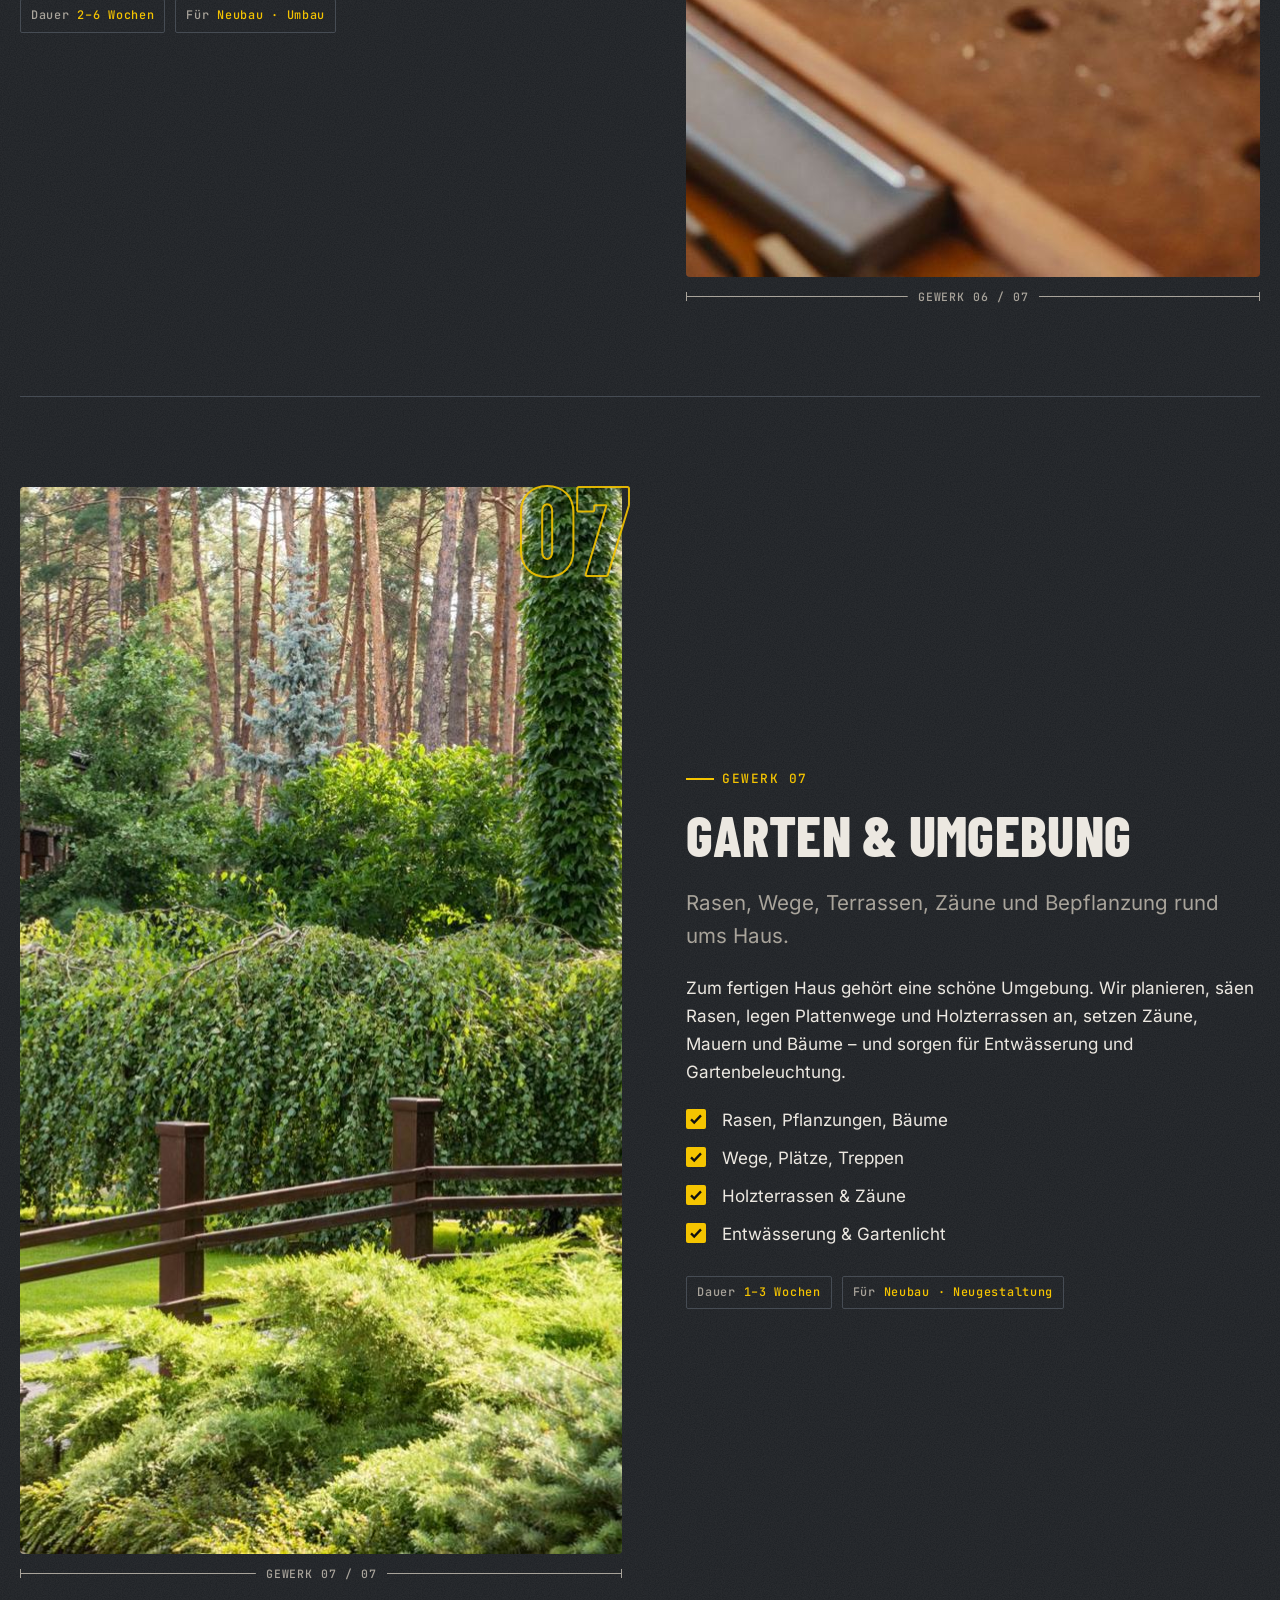
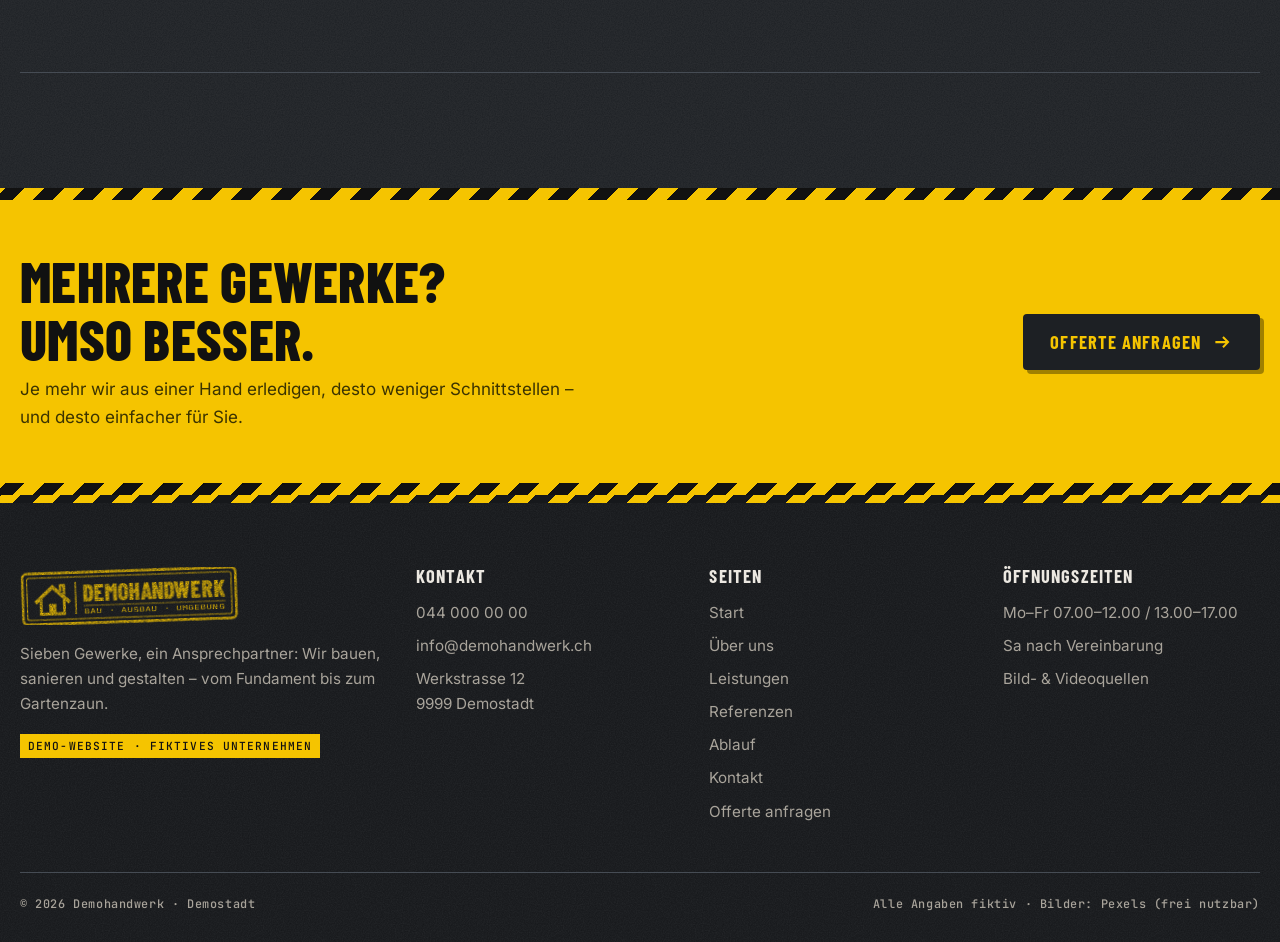
<file: leistungen.html>
<!doctype html>
<html lang="de-CH" class="no-js">
<head>
<meta charset="utf-8">
<meta name="viewport" content="width=device-width, initial-scale=1">
<title>Leistungen – Demohandwerk</title>
<meta name="description" content="Rohbau, Fassade, Zimmerei, Elektro, Innenausbau, Schreinerei, Garten: alle Leistungen von Demohandwerk. Demo-Website.">
<meta name="theme-color" content="#1d2024">
<link rel="icon" href="img/favicon.svg" type="image/svg+xml">
<link rel="stylesheet" href="css/style.css">
</head>
<body>
<a class="skip" href="#inhalt">Zum Inhalt springen</a>
<header class="site-header">
  <div class="wrap header-inner">
    <a class="logo" href="index.html" aria-label="Demohandwerk – zur Startseite"><svg class="logo-svg" viewBox="0 0 300 80" width="230" height="61" role="img" aria-label="Demohandwerk">
  <defs><filter id="stempel-h" x="-5%" y="-5%" width="110%" height="110%"><feTurbulence type="fractalNoise" baseFrequency="0.9" numOctaves="2" seed="7" result="n"/><feColorMatrix in="n" type="matrix" values="0 0 0 0 0  0 0 0 0 0  0 0 0 0 0  0 0 0 -1.3 1.3" result="m"/><feComposite in="SourceGraphic" in2="m" operator="in"/></filter></defs>
  <g filter="url(#stempel-h)" fill="none" stroke="#f5c400" transform="rotate(-2 150 40)">
    <rect x="3" y="5" width="294" height="70" rx="6" stroke-width="3.5"/><rect x="9" y="11" width="282" height="58" rx="3" stroke-width="1.5"/>
    <path d="M22 44 L44 24 L66 44" stroke-width="5" stroke-linecap="square"/><path d="M28 40 V61 H60 V40" stroke-width="4"/>
    <rect x="39" y="47" width="10" height="14" fill="#f5c400" stroke="none"/><path d="M55 30 V22 H60 V35" stroke-width="3.5"/>
    <line x1="76" y1="18" x2="76" y2="62" stroke-width="2"/>
    <text x="86" y="45" fill="#f5c400" stroke="none" font-family="'Barlow Condensed','Arial Narrow',Arial,sans-serif" font-weight="800" font-size="33" textLength="196" lengthAdjust="spacingAndGlyphs">DEMOHANDWERK</text>
    <line x1="87" y1="51" x2="282" y2="51" stroke-width="1"/>
    <text x="87" y="62" fill="#f5c400" stroke="none" font-family="'JetBrains Mono',Consolas,monospace" font-size="9.2" textLength="194" lengthAdjust="spacingAndGlyphs">BAU · AUSBAU · UMGEBUNG</text>
  </g></svg></a>
    <button class="nav-toggle" type="button" aria-expanded="false" aria-controls="hauptnavigation" aria-label="Menü öffnen"><span></span></button>
    <nav class="nav" id="hauptnavigation" aria-label="Hauptnavigation">
      <ul>
        <li><a href="index.html" data-nr="01">Start</a></li><li><a href="ueber-uns.html" data-nr="02">Über uns</a></li><li><a href="leistungen.html" data-nr="03" aria-current="page">Leistungen</a></li><li><a href="referenzen.html" data-nr="04">Referenzen</a></li><li><a href="ablauf.html" data-nr="05">Ablauf</a></li><li><a href="kontakt.html" data-nr="06">Kontakt</a></li>
      </ul>
      <a class="btn" href="offerte.html">Offerte anfragen <svg viewBox="0 0 24 24" fill="none" stroke="currentColor" stroke-width="2.4" aria-hidden="true"><path d="M4 12h15M13 6l6 6-6 6"/></svg></a>
    </nav>
  </div>
</header>
<main id="inhalt">
<section class="hero hero--page">
  <div class="hero__media"><img src="img/fotos/werkstatt.jpg" alt="Handwerker an der Tischkreissäge" width="1600" height="1067" fetchpriority="high"></div>
  <div class="wrap">
    <span class="eyebrow">Leistungen</span>
    <h1>Sieben Gewerke. <em>Ein Team.</em></h1>
    <p class="lead">Vom Fundament bis zum Gartenzaun: Wählen Sie einzelne Arbeiten – oder lassen Sie uns das ganze Projekt koordinieren.</p>
    <nav class="trade-nav" aria-label="Gewerke"><a href="#rohbau">Rohbau & Maurerarbeiten</a><a href="#fassade">Fassade & Verputz</a><a href="#zimmerei">Zimmerei & Dach</a><a href="#elektro">Elektroinstallationen</a><a href="#innenausbau">Innenausbau & Malerarbeiten</a><a href="#schreiner">Schreinerarbeiten</a><a href="#garten">Garten & Umgebung</a></nav>
  </div>
  <div class="hero__dim wrap"><div class="dim"><span>LEISTUNGEN</span></div></div>
</section>
<div class="stripes" aria-hidden="true"></div>

<section class="section" style="padding-top:24px">
  <div class="wrap">
  <article class="service" id="rohbau">
    <div class="service__media reveal">
      <img src="img/fotos/rohbau.jpg" alt="Maurer setzt Backsteine mit Kelle und Mörtel entlang einer Richtschnur" width="1600" height="1067" loading="lazy">
      <span class="service__big" aria-hidden="true">01</span>
      <div class="dim"><span>GEWERK 01 / 07</span></div>
    </div>
    <div class="reveal">
      <span class="eyebrow">Gewerk 01</span>
      <h2>Rohbau & Maurerarbeiten</h2>
      <p class="lead">Fundamente, Bodenplatten, Backstein- und Betonwände – solide Basis für jedes Haus.</p>
      <p>Vom Aushub bis zur Geschossdecke: Unser Maurerteam erstellt Fundamente, Bodenplatten und tragende Wände in Backstein, Kalksandstein oder Beton. Wir arbeiten nach Plan, mit Laser und Richtschnur – und halten die Baustelle sauber.</p>
      <ul class="checks"><li>Fundamente & Bodenplatten</li><li>Backstein- und Betonmauerwerk</li><li>Geschossdecken & Stürze</li><li>Umbauten, Durchbrüche, Abfangungen</li></ul>
      <div class="service__facts"><span class="chip">Dauer <b>2–8 Wochen</b></span><span class="chip">Für <b>Neubau · Umbau</b></span></div>
    </div>
  </article>
  <article class="service" id="fassade">
    <div class="service__media reveal">
      <img src="img/fotos/fassade.jpg" alt="Handwerker trägt mit Kelle Verputz auf eine Wand auf" width="1600" height="1067" loading="lazy">
      <span class="service__big" aria-hidden="true">02</span>
      <div class="dim"><span>GEWERK 02 / 07</span></div>
    </div>
    <div class="reveal">
      <span class="eyebrow">Gewerk 02</span>
      <h2>Fassade & Verputz</h2>
      <p class="lead">Wärmedämmung, Grundputz, Deckputz und Farbe – energiesparend und schön.</p>
      <p>Eine gute Fassade schützt, dämmt und gibt dem Haus sein Gesicht. Wir dämmen Aussenwände, setzen Fensteranschlüsse fachgerecht und verputzen in Abrieb, Kratz- oder Glattputz. Zum Schluss der Anstrich in Ihrer Wunschfarbe.</p>
      <ul class="checks"><li>Aussenwärmedämmung (Kompaktfassade)</li><li>Grund- und Deckputz</li><li>Fassadenanstrich & Sockel</li><li>Sanierung von Rissen und Schäden</li></ul>
      <div class="service__facts"><span class="chip">Dauer <b>1–4 Wochen</b></span><span class="chip">Für <b>Neubau · Sanierung</b></span></div>
    </div>
  </article>
  <article class="service" id="zimmerei">
    <div class="service__media reveal">
      <img src="img/fotos/zimmerei.jpg" alt="Zwei Zimmerleute richten auf einer Leiter einen hölzernen Dachstuhl auf" width="1600" height="1067" loading="lazy">
      <span class="service__big" aria-hidden="true">03</span>
      <div class="dim"><span>GEWERK 03 / 07</span></div>
    </div>
    <div class="reveal">
      <span class="eyebrow">Gewerk 03</span>
      <h2>Zimmerei & Dach</h2>
      <p class="lead">Dachstühle aus Holz, Ziegeldächer, Lukarnen und Holzbau.</p>
      <p>In unserer Zimmerei werden Pfetten und Sparren millimetergenau abgebunden. Auf der Baustelle richten wir den Dachstuhl in einem Tag auf – danach folgen Unterdach, Lattung und Ziegel. Auch Lukarnen, Carports und Holzfassaden gehören dazu.</p>
      <ul class="checks"><li>Dachstühle & Abbund</li><li>Ziegeleindeckung & Unterdach</li><li>Dachfenster & Lukarnen</li><li>Holzfassaden, Carports, Pergolen</li></ul>
      <div class="service__facts"><span class="chip">Dauer <b>1–3 Wochen</b></span><span class="chip">Für <b>Neubau · Dachsanierung</b></span></div>
    </div>
  </article>
  <article class="service" id="elektro">
    <div class="service__media reveal">
      <img src="img/fotos/elektro.jpg" alt="Unterputzdosen mit herausgeführten Elektrokabeln in einer weissen Wand" width="1600" height="1067" loading="lazy">
      <span class="service__big" aria-hidden="true">04</span>
      <div class="dim"><span>GEWERK 04 / 07</span></div>
    </div>
    <div class="reveal">
      <span class="eyebrow">Gewerk 04</span>
      <h2>Elektroinstallationen</h2>
      <p class="lead">Leitungen, Verteilung, Beleuchtung und Smart Home – sicher nach Norm.</p>
      <p>Unsere Elektriker planen und installieren die gesamte Elektrik: von der Unterverteilung über Leitungen, Steckdosen und Schalter bis zur Beleuchtung. Auf Wunsch bereiten wir Photovoltaik, Ladestation und Smart Home vor. Mit Sicherheitsnachweis.</p>
      <ul class="checks"><li>Unterverteilung & Sicherungen</li><li>Leitungen, Dosen, Schalter</li><li>Beleuchtungskonzepte</li><li>Smart Home, PV & E-Mobilität</li></ul>
      <div class="service__facts"><span class="chip">Dauer <b>1–3 Wochen</b></span><span class="chip">Für <b>Neubau · Umbau</b></span></div>
    </div>
  </article>
  <article class="service" id="innenausbau">
    <div class="service__media reveal">
      <img src="img/fotos/maler.jpg" alt="Maler spritzt Farbe in einem Raum im Umbau" width="1600" height="1067" loading="lazy">
      <span class="service__big" aria-hidden="true">05</span>
      <div class="dim"><span>GEWERK 05 / 07</span></div>
    </div>
    <div class="reveal">
      <span class="eyebrow">Gewerk 05</span>
      <h2>Innenausbau & Malerarbeiten</h2>
      <p class="lead">Innenputz, Trockenbau, Anstriche und Böden – hier wird das Haus wohnlich.</p>
      <p>Wir verputzen Wände und Decken, stellen Trennwände in Leichtbauweise und streichen mit emissionsarmen Farben. Böden verlegen wir in Parkett, Platten oder fugenlos. Sauber abgedeckt, mit Staubschutz – auch wenn Sie im Haus wohnen.</p>
      <ul class="checks"><li>Innenputz & Abrieb</li><li>Trockenbau & Akustikdecken</li><li>Malerarbeiten innen & aussen</li><li>Parkett, Platten, Bodenbeläge</li></ul>
      <div class="service__facts"><span class="chip">Dauer <b>1–4 Wochen</b></span><span class="chip">Für <b>Neubau · Renovation</b></span></div>
    </div>
  </article>
  <article class="service" id="schreiner">
    <div class="service__media reveal">
      <img src="img/fotos/schreiner.jpg" alt="Schreiner sägt an einer Hobelbank ein Holzstück zu" width="1600" height="1067" loading="lazy">
      <span class="service__big" aria-hidden="true">06</span>
      <div class="dim"><span>GEWERK 06 / 07</span></div>
    </div>
    <div class="reveal">
      <span class="eyebrow">Gewerk 06</span>
      <h2>Schreinerarbeiten</h2>
      <p class="lead">Küchen, Einbauschränke, Treppen und Türen – Massarbeit aus der eigenen Werkstatt.</p>
      <p>In unserer Schreinerei entstehen Küchen, Einbauschränke, Treppen, Innentüren und Möbel nach Mass. Wir arbeiten mit Schweizer Eiche, Esche und hochwertigen Platten – und montieren alles selbst, damit jede Fuge stimmt.</p>
      <ul class="checks"><li>Küchen nach Mass</li><li>Einbau- und Garderobenschränke</li><li>Treppen & Innentüren</li><li>Möbel, Tische, Reparaturen</li></ul>
      <div class="service__facts"><span class="chip">Dauer <b>2–6 Wochen</b></span><span class="chip">Für <b>Neubau · Umbau</b></span></div>
    </div>
  </article>
  <article class="service" id="garten">
    <div class="service__media reveal">
      <img src="img/fotos/garten.jpg" alt="Gepflegter Garten mit Rasen, Holzzaun, Sträuchern und Bäumen" width="1600" height="1067" loading="lazy">
      <span class="service__big" aria-hidden="true">07</span>
      <div class="dim"><span>GEWERK 07 / 07</span></div>
    </div>
    <div class="reveal">
      <span class="eyebrow">Gewerk 07</span>
      <h2>Garten & Umgebung</h2>
      <p class="lead">Rasen, Wege, Terrassen, Zäune und Bepflanzung rund ums Haus.</p>
      <p>Zum fertigen Haus gehört eine schöne Umgebung. Wir planieren, säen Rasen, legen Plattenwege und Holzterrassen an, setzen Zäune, Mauern und Bäume – und sorgen für Entwässerung und Gartenbeleuchtung.</p>
      <ul class="checks"><li>Rasen, Pflanzungen, Bäume</li><li>Wege, Plätze, Treppen</li><li>Holzterrassen & Zäune</li><li>Entwässerung & Gartenlicht</li></ul>
      <div class="service__facts"><span class="chip">Dauer <b>1–3 Wochen</b></span><span class="chip">Für <b>Neubau · Neugestaltung</b></span></div>
    </div>
  </article>
  </div>
</section>
<section class="cta-band">
  <div class="wrap">
    <div>
      <h2>Mehrere Gewerke? Umso besser.</h2>
      <p>Je mehr wir aus einer Hand erledigen, desto weniger Schnittstellen – und desto einfacher für Sie.</p>
    </div>
    <a class="btn btn--dark" href="offerte.html">Offerte anfragen <svg viewBox="0 0 24 24" fill="none" stroke="currentColor" stroke-width="2.4" aria-hidden="true"><path d="M4 12h15M13 6l6 6-6 6"/></svg></a>
  </div>
</section>

</main>
<footer class="site-footer">
  <div class="wrap">
    <div class="footer-grid">
      <div>
        <a class="footer-logo logo" href="index.html" aria-label="Demohandwerk – zur Startseite"><svg class="logo-svg" viewBox="0 0 300 80" width="230" height="61" role="img" aria-label="Demohandwerk">
  <defs><filter id="stempel-f" x="-5%" y="-5%" width="110%" height="110%"><feTurbulence type="fractalNoise" baseFrequency="0.9" numOctaves="2" seed="7" result="n"/><feColorMatrix in="n" type="matrix" values="0 0 0 0 0  0 0 0 0 0  0 0 0 0 0  0 0 0 -1.3 1.3" result="m"/><feComposite in="SourceGraphic" in2="m" operator="in"/></filter></defs>
  <g filter="url(#stempel-f)" fill="none" stroke="#f5c400" transform="rotate(-2 150 40)">
    <rect x="3" y="5" width="294" height="70" rx="6" stroke-width="3.5"/><rect x="9" y="11" width="282" height="58" rx="3" stroke-width="1.5"/>
    <path d="M22 44 L44 24 L66 44" stroke-width="5" stroke-linecap="square"/><path d="M28 40 V61 H60 V40" stroke-width="4"/>
    <rect x="39" y="47" width="10" height="14" fill="#f5c400" stroke="none"/><path d="M55 30 V22 H60 V35" stroke-width="3.5"/>
    <line x1="76" y1="18" x2="76" y2="62" stroke-width="2"/>
    <text x="86" y="45" fill="#f5c400" stroke="none" font-family="'Barlow Condensed','Arial Narrow',Arial,sans-serif" font-weight="800" font-size="33" textLength="196" lengthAdjust="spacingAndGlyphs">DEMOHANDWERK</text>
    <line x1="87" y1="51" x2="282" y2="51" stroke-width="1"/>
    <text x="87" y="62" fill="#f5c400" stroke="none" font-family="'JetBrains Mono',Consolas,monospace" font-size="9.2" textLength="194" lengthAdjust="spacingAndGlyphs">BAU · AUSBAU · UMGEBUNG</text>
  </g></svg></a>
        <p>Sieben Gewerke, ein Ansprechpartner: Wir bauen, sanieren und gestalten – vom Fundament bis zum Gartenzaun.</p>
        <span class="demo-badge">Demo-Website · fiktives Unternehmen</span>
      </div>
      <div>
        <h4>Kontakt</h4>
        <ul>
          <li><a href="tel:+41440000000">044 000 00 00</a></li>
          <li><a href="mailto:info@demohandwerk.ch">info@demohandwerk.ch</a></li>
          <li>Werkstrasse 12<br>9999 Demostadt</li>
        </ul>
      </div>
      <div>
        <h4>Seiten</h4>
        <ul>
          <li><a href="index.html">Start</a></li><li><a href="ueber-uns.html">Über uns</a></li><li><a href="leistungen.html">Leistungen</a></li><li><a href="referenzen.html">Referenzen</a></li><li><a href="ablauf.html">Ablauf</a></li><li><a href="kontakt.html">Kontakt</a></li>
          <li><a href="offerte.html">Offerte anfragen</a></li>
        </ul>
      </div>
      <div>
        <h4>Öffnungszeiten</h4>
        <ul>
          <li>Mo–Fr 07.00–12.00 / 13.00–17.00</li>
          <li>Sa nach Vereinbarung</li>
          <li><a href="quellen.txt">Bild- &amp; Videoquellen</a></li>
        </ul>
      </div>
    </div>
    <div class="footer-bottom">
      <span>© <span data-year>2026</span> Demohandwerk · Demostadt</span>
      <span>Alle Angaben fiktiv · Bilder: Pexels (frei nutzbar)</span>
    </div>
  </div>
</footer>
<script src="js/main.js"></script>
</body>
</html>
</file>
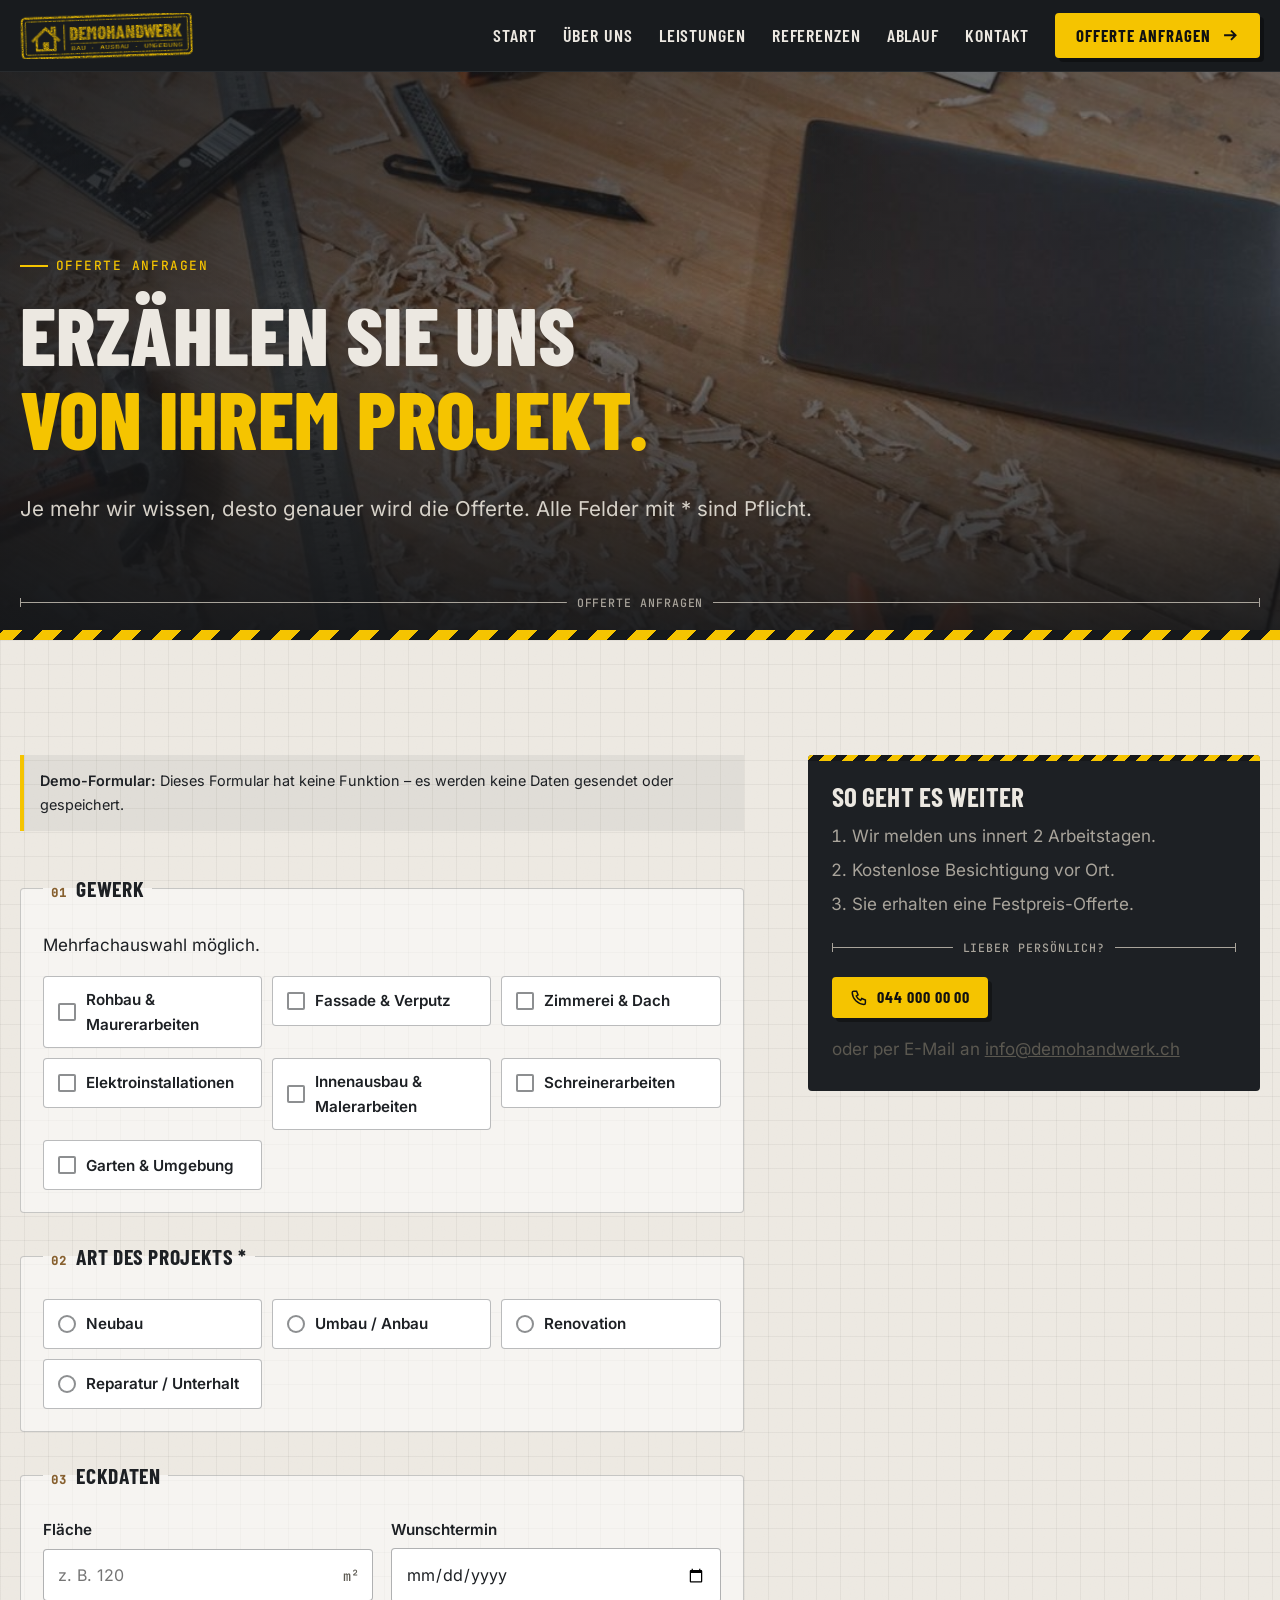
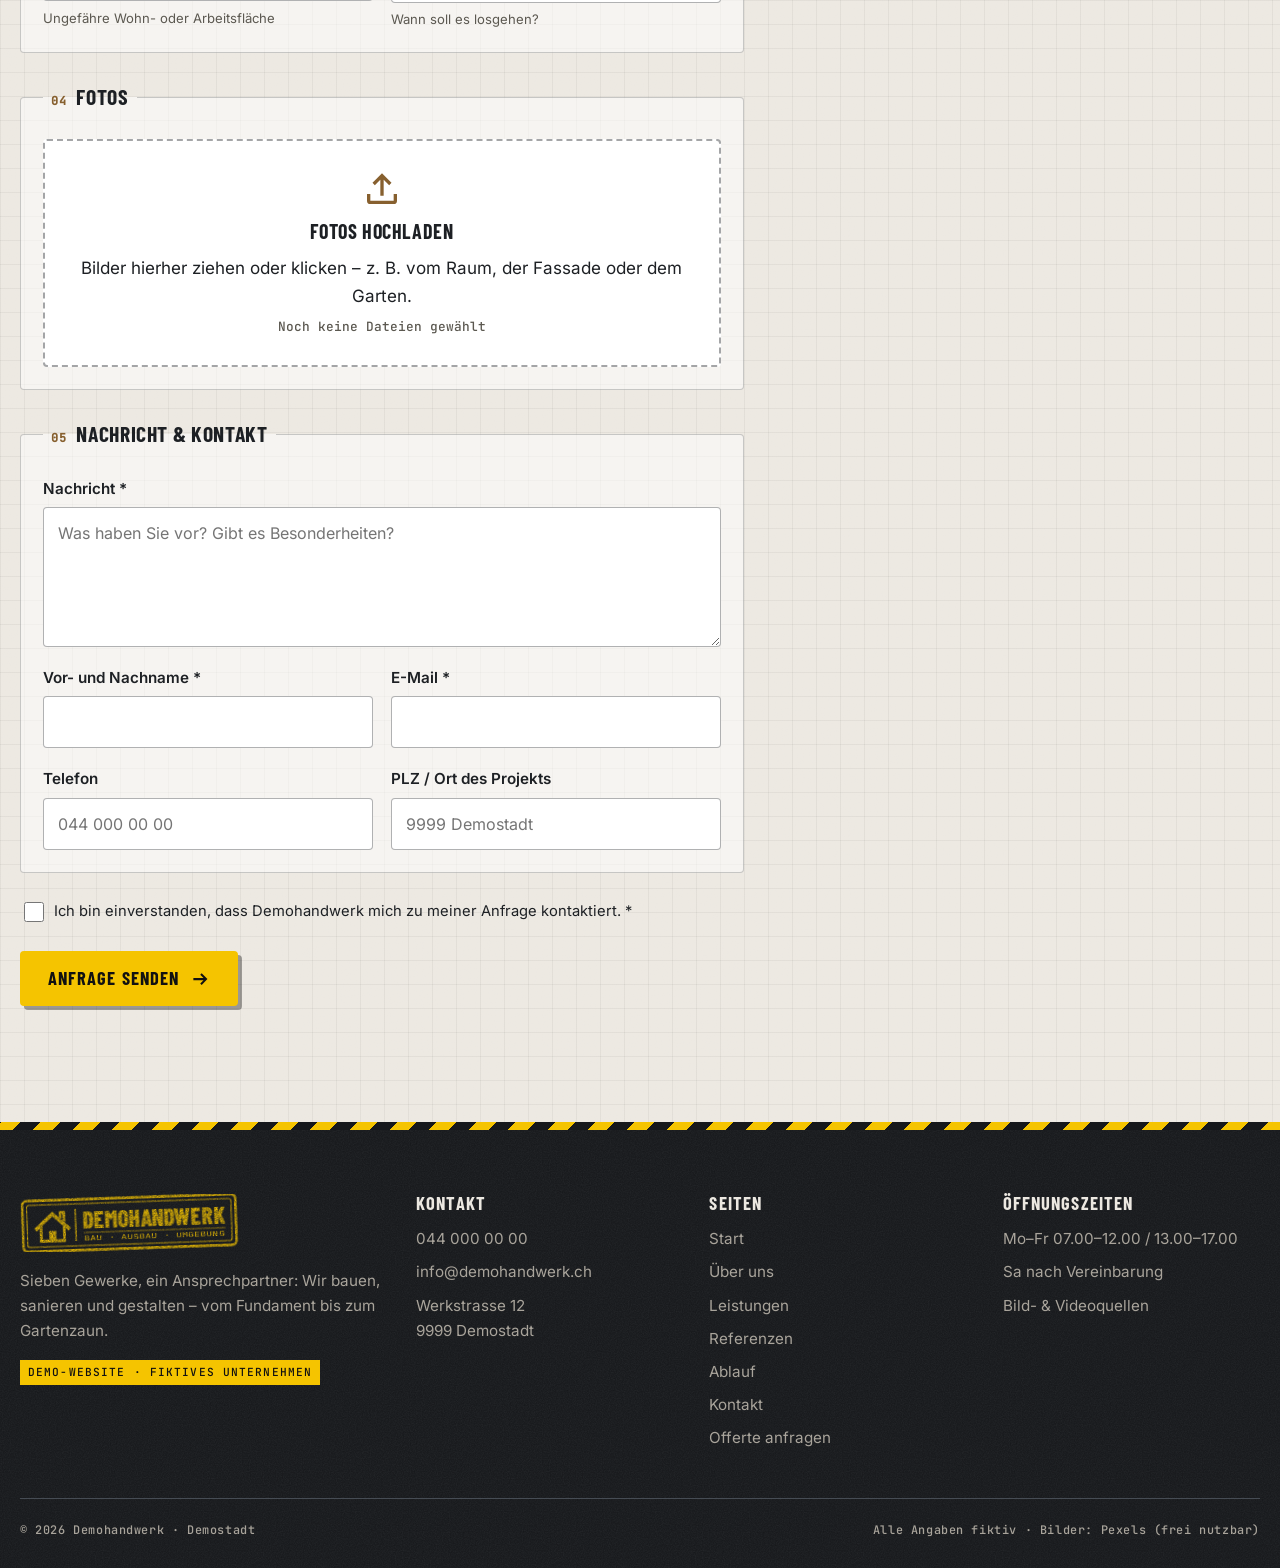
<file: offerte.html>
<!doctype html>
<html lang="de-CH" class="no-js">
<head>
<meta charset="utf-8">
<meta name="viewport" content="width=device-width, initial-scale=1">
<title>Offerte anfragen – Demohandwerk</title>
<meta name="description" content="Fordern Sie eine unverbindliche Offerte bei Demohandwerk an (Demo-Formular ohne Funktion).">
<meta name="theme-color" content="#1d2024">
<link rel="icon" href="img/favicon.svg" type="image/svg+xml">
<link rel="stylesheet" href="css/style.css">
</head>
<body>
<a class="skip" href="#inhalt">Zum Inhalt springen</a>
<header class="site-header">
  <div class="wrap header-inner">
    <a class="logo" href="index.html" aria-label="Demohandwerk – zur Startseite"><svg class="logo-svg" viewBox="0 0 300 80" width="230" height="61" role="img" aria-label="Demohandwerk">
  <defs><filter id="stempel-h" x="-5%" y="-5%" width="110%" height="110%"><feTurbulence type="fractalNoise" baseFrequency="0.9" numOctaves="2" seed="7" result="n"/><feColorMatrix in="n" type="matrix" values="0 0 0 0 0  0 0 0 0 0  0 0 0 0 0  0 0 0 -1.3 1.3" result="m"/><feComposite in="SourceGraphic" in2="m" operator="in"/></filter></defs>
  <g filter="url(#stempel-h)" fill="none" stroke="#f5c400" transform="rotate(-2 150 40)">
    <rect x="3" y="5" width="294" height="70" rx="6" stroke-width="3.5"/><rect x="9" y="11" width="282" height="58" rx="3" stroke-width="1.5"/>
    <path d="M22 44 L44 24 L66 44" stroke-width="5" stroke-linecap="square"/><path d="M28 40 V61 H60 V40" stroke-width="4"/>
    <rect x="39" y="47" width="10" height="14" fill="#f5c400" stroke="none"/><path d="M55 30 V22 H60 V35" stroke-width="3.5"/>
    <line x1="76" y1="18" x2="76" y2="62" stroke-width="2"/>
    <text x="86" y="45" fill="#f5c400" stroke="none" font-family="'Barlow Condensed','Arial Narrow',Arial,sans-serif" font-weight="800" font-size="33" textLength="196" lengthAdjust="spacingAndGlyphs">DEMOHANDWERK</text>
    <line x1="87" y1="51" x2="282" y2="51" stroke-width="1"/>
    <text x="87" y="62" fill="#f5c400" stroke="none" font-family="'JetBrains Mono',Consolas,monospace" font-size="9.2" textLength="194" lengthAdjust="spacingAndGlyphs">BAU · AUSBAU · UMGEBUNG</text>
  </g></svg></a>
    <button class="nav-toggle" type="button" aria-expanded="false" aria-controls="hauptnavigation" aria-label="Menü öffnen"><span></span></button>
    <nav class="nav" id="hauptnavigation" aria-label="Hauptnavigation">
      <ul>
        <li><a href="index.html" data-nr="01">Start</a></li><li><a href="ueber-uns.html" data-nr="02">Über uns</a></li><li><a href="leistungen.html" data-nr="03">Leistungen</a></li><li><a href="referenzen.html" data-nr="04">Referenzen</a></li><li><a href="ablauf.html" data-nr="05">Ablauf</a></li><li><a href="kontakt.html" data-nr="06">Kontakt</a></li>
      </ul>
      <a class="btn" href="offerte.html" aria-current="page">Offerte anfragen <svg viewBox="0 0 24 24" fill="none" stroke="currentColor" stroke-width="2.4" aria-hidden="true"><path d="M4 12h15M13 6l6 6-6 6"/></svg></a>
    </nav>
  </div>
</header>
<main id="inhalt">
<section class="hero hero--page">
  <div class="hero__media"><img src="img/fotos/planung.jpg" alt="Werkbank mit Massstab und Notizbuch" width="1600" height="1067" fetchpriority="high"></div>
  <div class="wrap">
    <span class="eyebrow">Offerte anfragen</span>
    <h1>Erzählen Sie uns <em>von Ihrem Projekt.</em></h1>
    <p class="lead">Je mehr wir wissen, desto genauer wird die Offerte. Alle Felder mit * sind Pflicht.</p>
    
  </div>
  <div class="hero__dim wrap"><div class="dim"><span>OFFERTE ANFRAGEN</span></div></div>
</section>
<div class="stripes" aria-hidden="true"></div>

<section class="section section--paper">
  <div class="wrap form-wrap">
    <div>
      <form class="form" data-demo novalidate>
        <p class="form-note"><strong>Demo-Formular:</strong> Dieses Formular hat keine Funktion – es werden keine Daten gesendet oder gespeichert.</p>
        <fieldset class="fieldset">
          <legend><span>01</span> Gewerk</legend>
          <p class="hint" style="margin-top:0">Mehrfachauswahl möglich.</p>
          <div class="options"><label class="option"><input type="checkbox" name="gewerk" value="rohbau"><span>Rohbau & Maurerarbeiten</span></label><label class="option"><input type="checkbox" name="gewerk" value="fassade"><span>Fassade & Verputz</span></label><label class="option"><input type="checkbox" name="gewerk" value="zimmerei"><span>Zimmerei & Dach</span></label><label class="option"><input type="checkbox" name="gewerk" value="elektro"><span>Elektroinstallationen</span></label><label class="option"><input type="checkbox" name="gewerk" value="innenausbau"><span>Innenausbau & Malerarbeiten</span></label><label class="option"><input type="checkbox" name="gewerk" value="schreiner"><span>Schreinerarbeiten</span></label><label class="option"><input type="checkbox" name="gewerk" value="garten"><span>Garten & Umgebung</span></label></div>
        </fieldset>
        <fieldset class="fieldset">
          <legend><span>02</span> Art des Projekts *</legend>
          <div class="options"><label class="option"><input type="radio" name="art" value="Neubau" required><span>Neubau</span></label><label class="option"><input type="radio" name="art" value="Umbau / Anbau"><span>Umbau / Anbau</span></label><label class="option"><input type="radio" name="art" value="Renovation"><span>Renovation</span></label><label class="option"><input type="radio" name="art" value="Reparatur / Unterhalt"><span>Reparatur / Unterhalt</span></label></div>
        </fieldset>
        <fieldset class="fieldset">
          <legend><span>03</span> Eckdaten</legend>
          <div class="grid-2">
            <div class="field"><label for="flaeche">Fläche</label><div class="unit" data-unit="m²"><input id="flaeche" name="flaeche" type="number" min="1" max="10000" step="1" inputmode="numeric" placeholder="z. B. 120"></div><span class="hint">Ungefähre Wohn- oder Arbeitsfläche</span></div>
            <div class="field"><label for="termin">Wunschtermin</label><input id="termin" name="termin" type="date"><span class="hint">Wann soll es losgehen?</span></div>
          </div>
        </fieldset>
        <fieldset class="fieldset">
          <legend><span>04</span> Fotos</legend>
          <label class="upload">
            <input type="file" name="fotos" accept="image/*" multiple>
            <svg viewBox="0 0 24 24" fill="none" stroke="currentColor" stroke-width="2" aria-hidden="true"><path d="M12 16V4M7 9l5-5 5 5"/><path d="M4 15v4a1 1 0 0 0 1 1h14a1 1 0 0 0 1-1v-4"/></svg>
            <strong>Fotos hochladen</strong>
            <span>Bilder hierher ziehen oder klicken – z. B. vom Raum, der Fassade oder dem Garten.</span>
            <span class="upload__list" aria-live="polite">Noch keine Dateien gewählt</span>
          </label>
        </fieldset>
        <fieldset class="fieldset">
          <legend><span>05</span> Nachricht &amp; Kontakt</legend>
          <div class="field" style="margin-bottom:18px"><label for="nachricht">Nachricht *</label><textarea id="nachricht" name="nachricht" required placeholder="Was haben Sie vor? Gibt es Besonderheiten?"></textarea></div>
          <div class="grid-2">
            <div class="field"><label for="name">Vor- und Nachname *</label><input id="name" name="name" type="text" autocomplete="name" required></div>
            <div class="field"><label for="email">E-Mail *</label><input id="email" name="email" type="email" autocomplete="email" required></div>
            <div class="field"><label for="tel">Telefon</label><input id="tel" name="tel" type="tel" autocomplete="tel" placeholder="044 000 00 00"></div>
            <div class="field"><label for="ort">PLZ / Ort des Projekts</label><input id="ort" name="ort" type="text" autocomplete="address-level2" placeholder="9999 Demostadt"></div>
          </div>
        </fieldset>
        <label class="consent"><input type="checkbox" required> <span>Ich bin einverstanden, dass Demohandwerk mich zu meiner Anfrage kontaktiert. *</span></label>
        <div><button class="btn" type="submit">Anfrage senden <svg viewBox="0 0 24 24" fill="none" stroke="currentColor" stroke-width="2.4" aria-hidden="true"><path d="M4 12h15M13 6l6 6-6 6"/></svg></button></div>
      </form>
      <div class="form-success" role="status">
        <h3>Danke – Anfrage erfasst (Demo)</h3>
        <p>Dies ist eine Demo-Website. Es wurden keine Daten gesendet. In echt würden wir uns jetzt innert zwei Arbeitstagen bei Ihnen melden.</p>
      </div>
    </div>
    <aside class="aside-card">
      <div class="stripes--thin" aria-hidden="true"></div>
      <h3>So geht es weiter</h3>
      <ol>
        <li>Wir melden uns innert 2 Arbeitstagen.</li>
        <li>Kostenlose Besichtigung vor Ort.</li>
        <li>Sie erhalten eine Festpreis-Offerte.</li>
      </ol>
      <div class="dim" style="margin:20px 0"><span>LIEBER PERSÖNLICH?</span></div>
      <p><a href="tel:+41440000000" class="btn btn--small"><svg viewBox="0 0 24 24" fill="none" stroke="currentColor" stroke-width="2" aria-hidden="true"><path d="M5 3h4l2 5-2.5 1.5a11 11 0 0 0 6 6L16 13l5 2v4a2 2 0 0 1-2 2A17 17 0 0 1 3 5a2 2 0 0 1 2-2z"/></svg> 044 000 00 00</a></p>
      <p class="muted" style="margin:0">oder per E-Mail an <a href="mailto:info@demohandwerk.ch">info@demohandwerk.ch</a></p>
    </aside>
  </div>
</section>
</main>
<footer class="site-footer">
  <div class="wrap">
    <div class="footer-grid">
      <div>
        <a class="footer-logo logo" href="index.html" aria-label="Demohandwerk – zur Startseite"><svg class="logo-svg" viewBox="0 0 300 80" width="230" height="61" role="img" aria-label="Demohandwerk">
  <defs><filter id="stempel-f" x="-5%" y="-5%" width="110%" height="110%"><feTurbulence type="fractalNoise" baseFrequency="0.9" numOctaves="2" seed="7" result="n"/><feColorMatrix in="n" type="matrix" values="0 0 0 0 0  0 0 0 0 0  0 0 0 0 0  0 0 0 -1.3 1.3" result="m"/><feComposite in="SourceGraphic" in2="m" operator="in"/></filter></defs>
  <g filter="url(#stempel-f)" fill="none" stroke="#f5c400" transform="rotate(-2 150 40)">
    <rect x="3" y="5" width="294" height="70" rx="6" stroke-width="3.5"/><rect x="9" y="11" width="282" height="58" rx="3" stroke-width="1.5"/>
    <path d="M22 44 L44 24 L66 44" stroke-width="5" stroke-linecap="square"/><path d="M28 40 V61 H60 V40" stroke-width="4"/>
    <rect x="39" y="47" width="10" height="14" fill="#f5c400" stroke="none"/><path d="M55 30 V22 H60 V35" stroke-width="3.5"/>
    <line x1="76" y1="18" x2="76" y2="62" stroke-width="2"/>
    <text x="86" y="45" fill="#f5c400" stroke="none" font-family="'Barlow Condensed','Arial Narrow',Arial,sans-serif" font-weight="800" font-size="33" textLength="196" lengthAdjust="spacingAndGlyphs">DEMOHANDWERK</text>
    <line x1="87" y1="51" x2="282" y2="51" stroke-width="1"/>
    <text x="87" y="62" fill="#f5c400" stroke="none" font-family="'JetBrains Mono',Consolas,monospace" font-size="9.2" textLength="194" lengthAdjust="spacingAndGlyphs">BAU · AUSBAU · UMGEBUNG</text>
  </g></svg></a>
        <p>Sieben Gewerke, ein Ansprechpartner: Wir bauen, sanieren und gestalten – vom Fundament bis zum Gartenzaun.</p>
        <span class="demo-badge">Demo-Website · fiktives Unternehmen</span>
      </div>
      <div>
        <h4>Kontakt</h4>
        <ul>
          <li><a href="tel:+41440000000">044 000 00 00</a></li>
          <li><a href="mailto:info@demohandwerk.ch">info@demohandwerk.ch</a></li>
          <li>Werkstrasse 12<br>9999 Demostadt</li>
        </ul>
      </div>
      <div>
        <h4>Seiten</h4>
        <ul>
          <li><a href="index.html">Start</a></li><li><a href="ueber-uns.html">Über uns</a></li><li><a href="leistungen.html">Leistungen</a></li><li><a href="referenzen.html">Referenzen</a></li><li><a href="ablauf.html">Ablauf</a></li><li><a href="kontakt.html">Kontakt</a></li>
          <li><a href="offerte.html">Offerte anfragen</a></li>
        </ul>
      </div>
      <div>
        <h4>Öffnungszeiten</h4>
        <ul>
          <li>Mo–Fr 07.00–12.00 / 13.00–17.00</li>
          <li>Sa nach Vereinbarung</li>
          <li><a href="quellen.txt">Bild- &amp; Videoquellen</a></li>
        </ul>
      </div>
    </div>
    <div class="footer-bottom">
      <span>© <span data-year>2026</span> Demohandwerk · Demostadt</span>
      <span>Alle Angaben fiktiv · Bilder: Pexels (frei nutzbar)</span>
    </div>
  </div>
</footer>
<script src="js/main.js"></script>
</body>
</html>
</file>
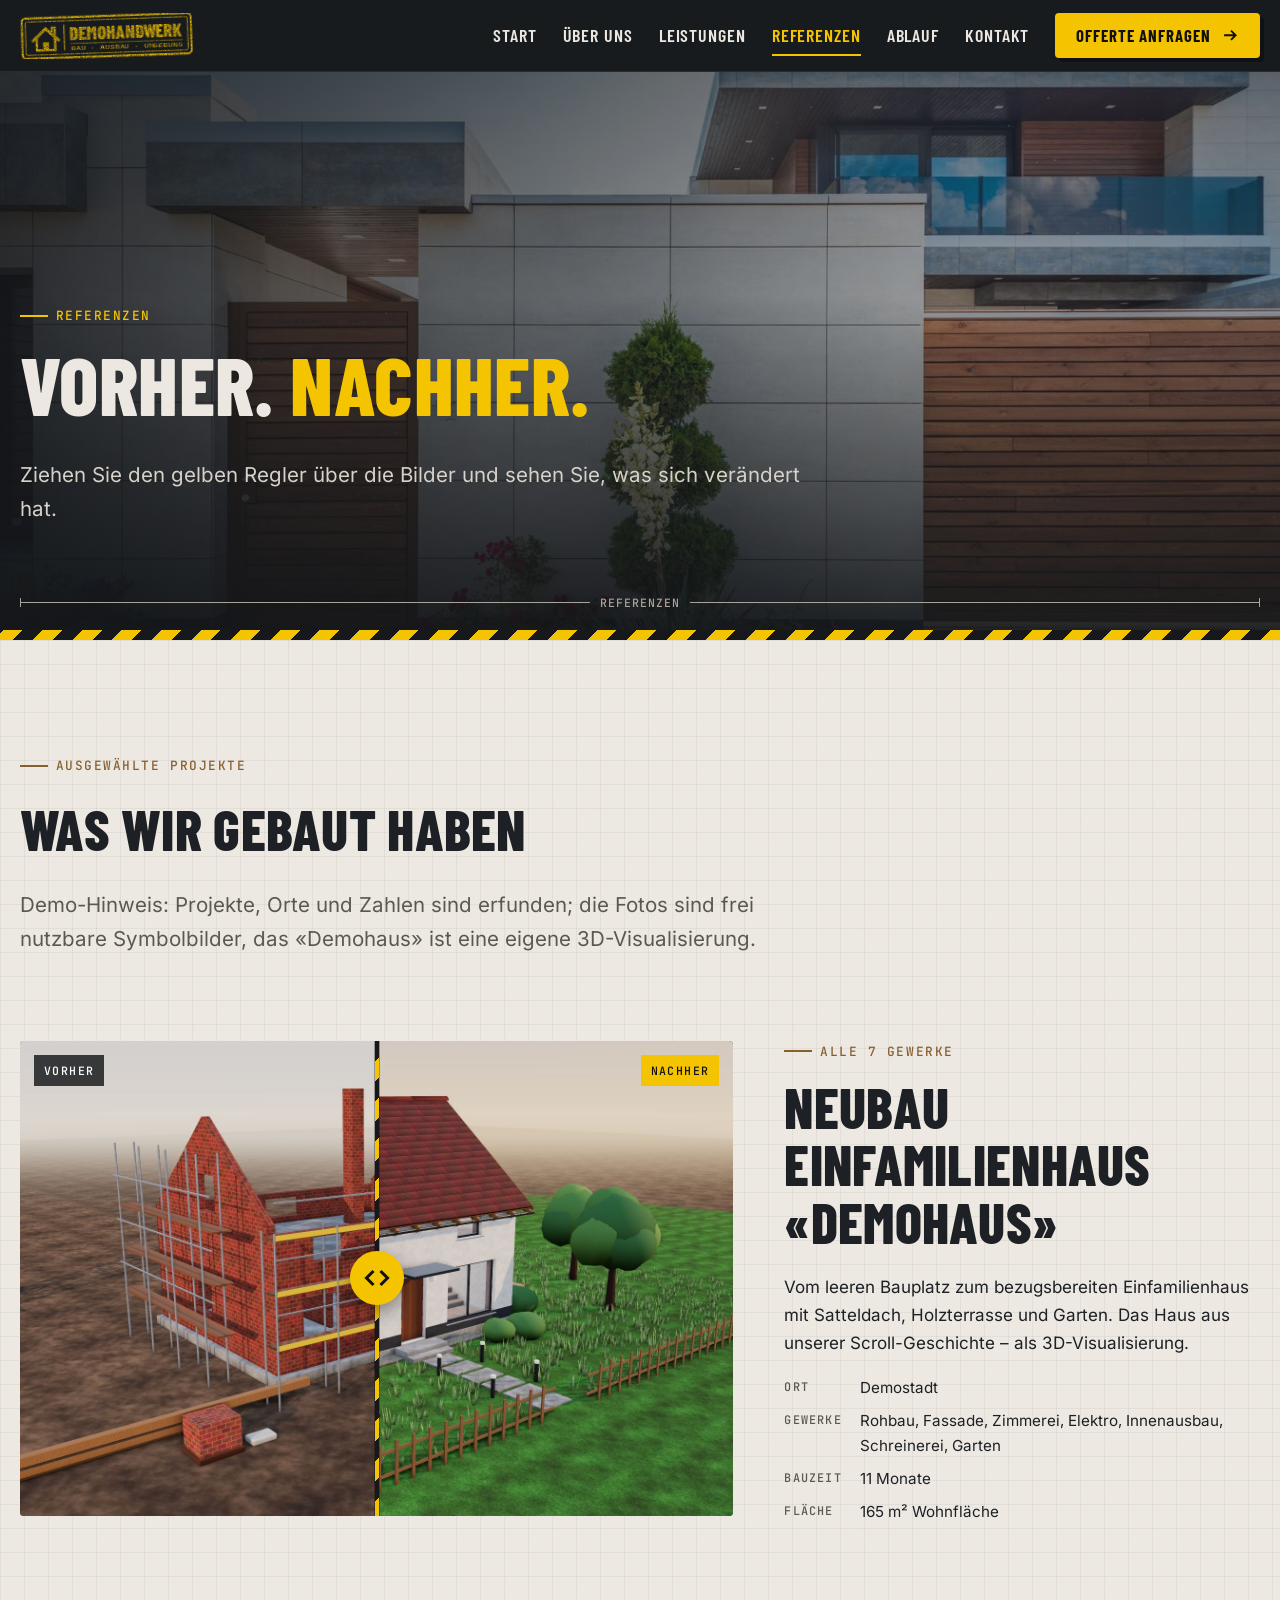
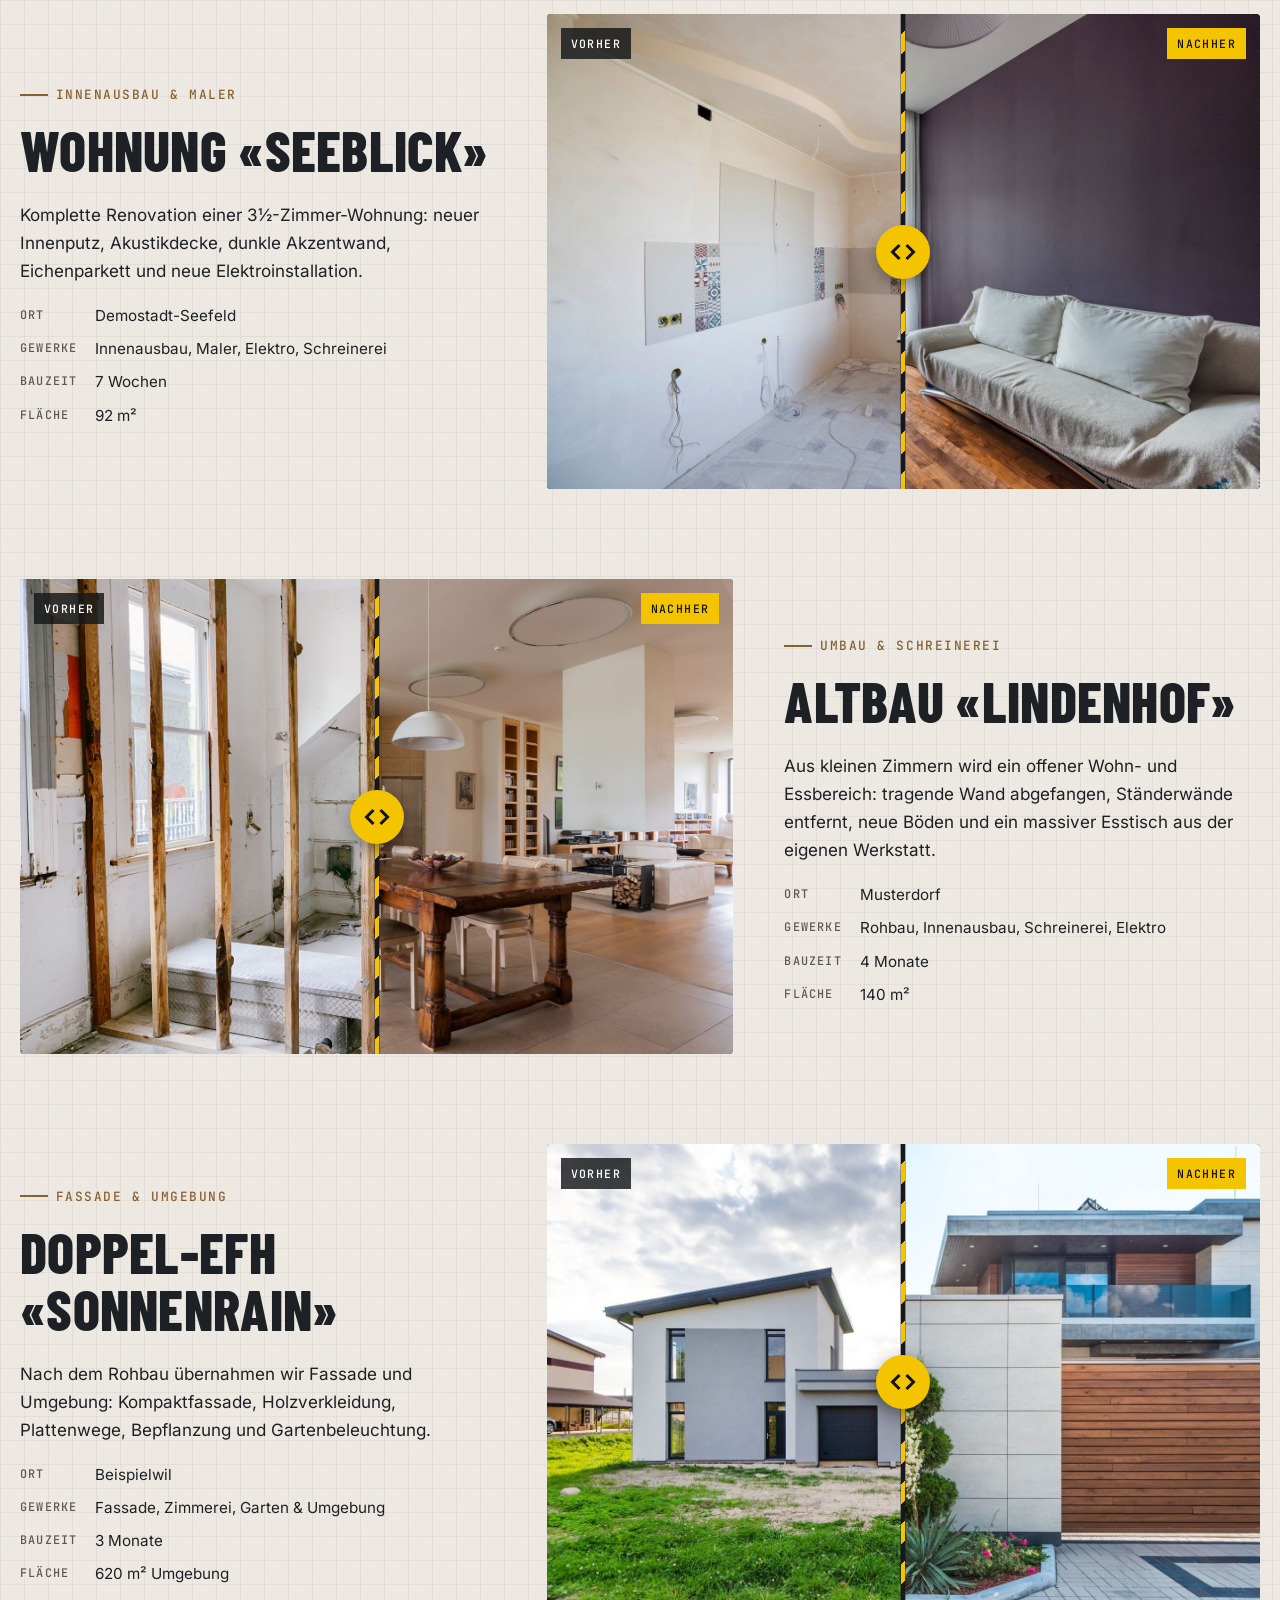
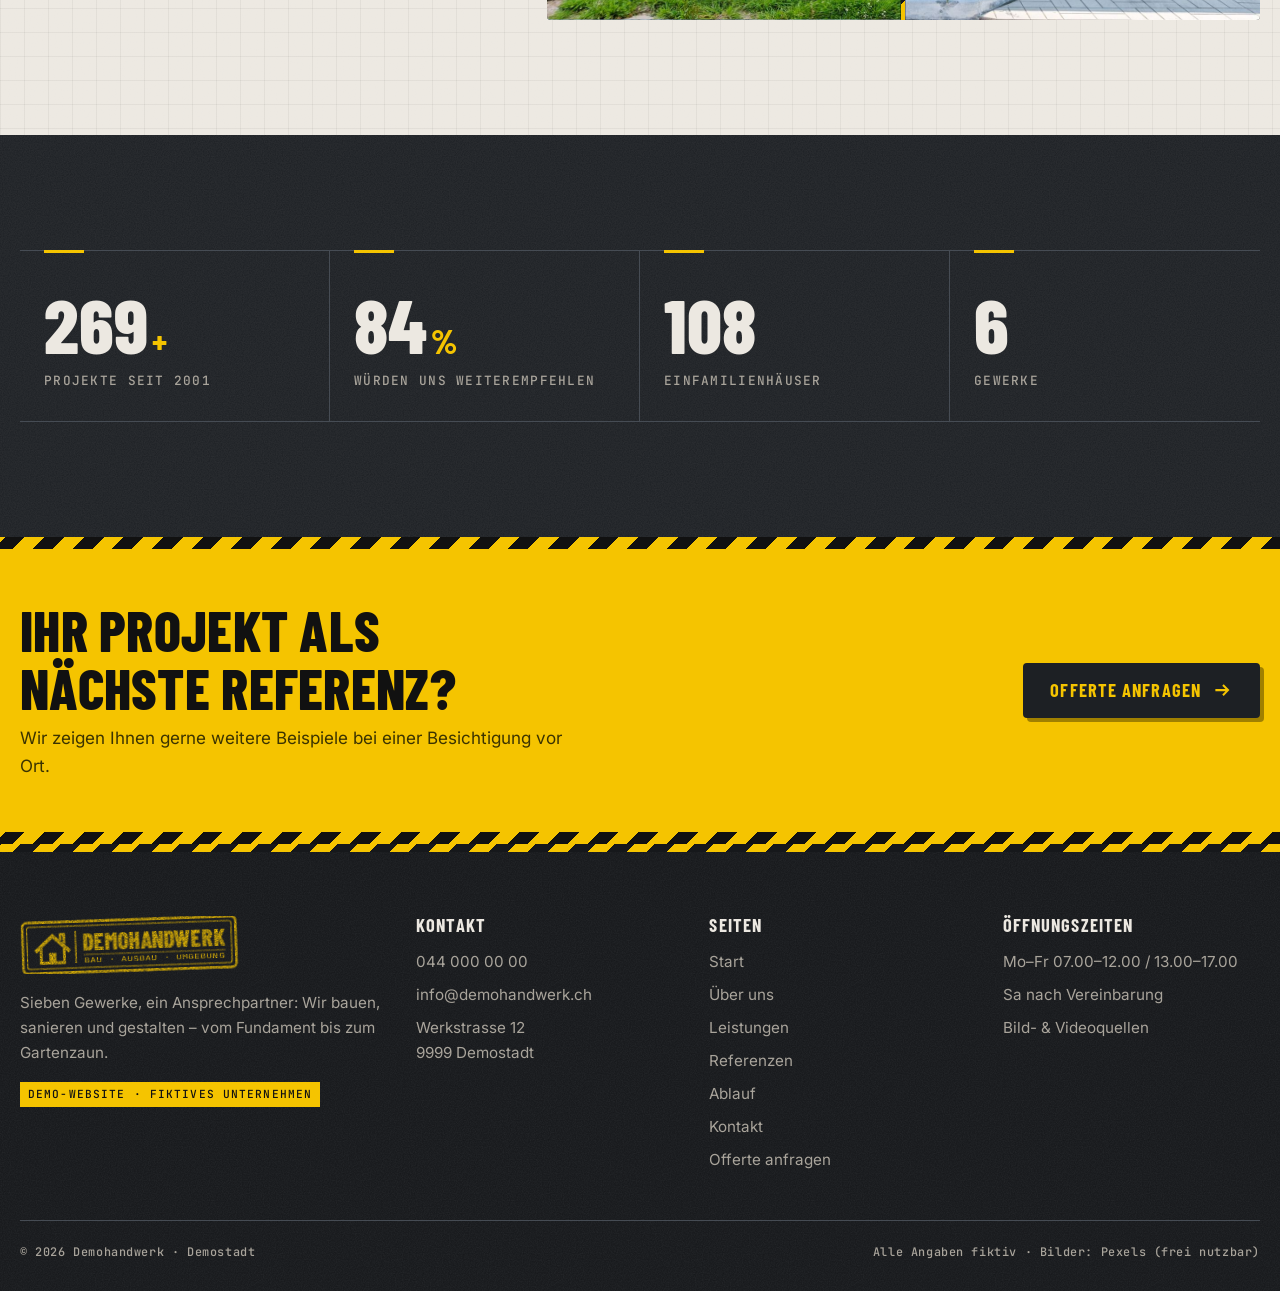
<file: referenzen.html>
<!doctype html>
<html lang="de-CH" class="no-js">
<head>
<meta charset="utf-8">
<meta name="viewport" content="width=device-width, initial-scale=1">
<title>Referenzen – Demohandwerk</title>
<meta name="description" content="Projekte von Demohandwerk mit Vorher-Nachher-Vergleich. Demo-Website.">
<meta name="theme-color" content="#1d2024">
<link rel="icon" href="img/favicon.svg" type="image/svg+xml">
<link rel="stylesheet" href="css/style.css">
</head>
<body>
<a class="skip" href="#inhalt">Zum Inhalt springen</a>
<header class="site-header">
  <div class="wrap header-inner">
    <a class="logo" href="index.html" aria-label="Demohandwerk – zur Startseite"><svg class="logo-svg" viewBox="0 0 300 80" width="230" height="61" role="img" aria-label="Demohandwerk">
  <defs><filter id="stempel-h" x="-5%" y="-5%" width="110%" height="110%"><feTurbulence type="fractalNoise" baseFrequency="0.9" numOctaves="2" seed="7" result="n"/><feColorMatrix in="n" type="matrix" values="0 0 0 0 0  0 0 0 0 0  0 0 0 0 0  0 0 0 -1.3 1.3" result="m"/><feComposite in="SourceGraphic" in2="m" operator="in"/></filter></defs>
  <g filter="url(#stempel-h)" fill="none" stroke="#f5c400" transform="rotate(-2 150 40)">
    <rect x="3" y="5" width="294" height="70" rx="6" stroke-width="3.5"/><rect x="9" y="11" width="282" height="58" rx="3" stroke-width="1.5"/>
    <path d="M22 44 L44 24 L66 44" stroke-width="5" stroke-linecap="square"/><path d="M28 40 V61 H60 V40" stroke-width="4"/>
    <rect x="39" y="47" width="10" height="14" fill="#f5c400" stroke="none"/><path d="M55 30 V22 H60 V35" stroke-width="3.5"/>
    <line x1="76" y1="18" x2="76" y2="62" stroke-width="2"/>
    <text x="86" y="45" fill="#f5c400" stroke="none" font-family="'Barlow Condensed','Arial Narrow',Arial,sans-serif" font-weight="800" font-size="33" textLength="196" lengthAdjust="spacingAndGlyphs">DEMOHANDWERK</text>
    <line x1="87" y1="51" x2="282" y2="51" stroke-width="1"/>
    <text x="87" y="62" fill="#f5c400" stroke="none" font-family="'JetBrains Mono',Consolas,monospace" font-size="9.2" textLength="194" lengthAdjust="spacingAndGlyphs">BAU · AUSBAU · UMGEBUNG</text>
  </g></svg></a>
    <button class="nav-toggle" type="button" aria-expanded="false" aria-controls="hauptnavigation" aria-label="Menü öffnen"><span></span></button>
    <nav class="nav" id="hauptnavigation" aria-label="Hauptnavigation">
      <ul>
        <li><a href="index.html" data-nr="01">Start</a></li><li><a href="ueber-uns.html" data-nr="02">Über uns</a></li><li><a href="leistungen.html" data-nr="03">Leistungen</a></li><li><a href="referenzen.html" data-nr="04" aria-current="page">Referenzen</a></li><li><a href="ablauf.html" data-nr="05">Ablauf</a></li><li><a href="kontakt.html" data-nr="06">Kontakt</a></li>
      </ul>
      <a class="btn" href="offerte.html">Offerte anfragen <svg viewBox="0 0 24 24" fill="none" stroke="currentColor" stroke-width="2.4" aria-hidden="true"><path d="M4 12h15M13 6l6 6-6 6"/></svg></a>
    </nav>
  </div>
</header>
<main id="inhalt">
<section class="hero hero--page">
  <div class="hero__media"><img src="img/fotos/ref3-nachher.jpg" alt="Modernes Wohnhaus mit Holzverkleidung und Garten" width="1600" height="1067" fetchpriority="high"></div>
  <div class="wrap">
    <span class="eyebrow">Referenzen</span>
    <h1>Vorher. <em>Nachher.</em></h1>
    <p class="lead">Ziehen Sie den gelben Regler über die Bilder und sehen Sie, was sich verändert hat.</p>
    
  </div>
  <div class="hero__dim wrap"><div class="dim"><span>REFERENZEN</span></div></div>
</section>
<div class="stripes" aria-hidden="true"></div>

<section class="section section--paper">
  <div class="wrap">
    <div class="section-head">
      <span class="eyebrow">Ausgewählte Projekte</span>
      <h2>Was wir gebaut haben</h2>
      <p class="lead">Demo-Hinweis: Projekte, Orte und Zahlen sind erfunden; die Fotos sind frei nutzbare Symbolbilder, das «Demohaus» ist eine eigene 3D-Visualisierung.</p>
    </div>
    <div class="projects">
  <article class="project">
    <div class="ba reveal">
      <img src="img/fotos/ref4-nachher.jpg" alt="Nachher: Fertiges Einfamilienhaus mit Garten (3D-Visualisierung)" width="1500" height="1000" loading="lazy">
      <img class="ba__before" src="img/fotos/ref4-vorher.jpg" alt="Vorher: Rohbau mit Backsteinwänden und Gerüst (3D-Visualisierung)" width="1500" height="1000" loading="lazy">
      <span class="ba__label ba__label--before">Vorher</span><span class="ba__label ba__label--after">Nachher</span>
      <input type="range" min="0" max="100" value="50" aria-label="Vorher-Nachher-Vergleich: Neubau Einfamilienhaus «Demohaus»">
      <div class="ba__handle" aria-hidden="true"><div class="ba__knob"><svg viewBox="0 0 24 24" fill="none" stroke="currentColor" stroke-width="2.6" aria-hidden="true"><path d="M9 6l-6 6 6 6M15 6l6 6-6 6"/></svg></div></div>
    </div>
    <div class="reveal">
      <span class="eyebrow">Alle 7 Gewerke</span>
      <h2>Neubau Einfamilienhaus «Demohaus»</h2>
      <p>Vom leeren Bauplatz zum bezugsbereiten Einfamilienhaus mit Satteldach, Holzterrasse und Garten. Das Haus aus unserer Scroll-Geschichte – als 3D-Visualisierung.</p>
      <dl class="project__facts"><dt>Ort</dt><dd>Demostadt</dd><dt>Gewerke</dt><dd>Rohbau, Fassade, Zimmerei, Elektro, Innenausbau, Schreinerei, Garten</dd><dt>Bauzeit</dt><dd>11 Monate</dd><dt>Fläche</dt><dd>165 m² Wohnfläche</dd></dl>
    </div>
  </article>
  <article class="project">
    <div class="ba reveal">
      <img src="img/fotos/ref1-nachher.jpg" alt="Nachher: Fertiges Wohnzimmer mit Parkett, Sofa und grossem Fenster" width="1600" height="1068" loading="lazy">
      <img class="ba__before" src="img/fotos/ref1-vorher.jpg" alt="Vorher: Raum im Umbau mit Leiter, rohen Wänden und Abdeckfolie" width="1600" height="1068" loading="lazy">
      <span class="ba__label ba__label--before">Vorher</span><span class="ba__label ba__label--after">Nachher</span>
      <input type="range" min="0" max="100" value="50" aria-label="Vorher-Nachher-Vergleich: Wohnung «Seeblick»">
      <div class="ba__handle" aria-hidden="true"><div class="ba__knob"><svg viewBox="0 0 24 24" fill="none" stroke="currentColor" stroke-width="2.6" aria-hidden="true"><path d="M9 6l-6 6 6 6M15 6l6 6-6 6"/></svg></div></div>
    </div>
    <div class="reveal">
      <span class="eyebrow">Innenausbau & Maler</span>
      <h2>Wohnung «Seeblick»</h2>
      <p>Komplette Renovation einer 3½-Zimmer-Wohnung: neuer Innenputz, Akustikdecke, dunkle Akzentwand, Eichenparkett und neue Elektroinstallation.</p>
      <dl class="project__facts"><dt>Ort</dt><dd>Demostadt-Seefeld</dd><dt>Gewerke</dt><dd>Innenausbau, Maler, Elektro, Schreinerei</dd><dt>Bauzeit</dt><dd>7 Wochen</dd><dt>Fläche</dt><dd>92 m²</dd></dl>
    </div>
  </article>
  <article class="project">
    <div class="ba reveal">
      <img src="img/fotos/innen.jpg" alt="Nachher: Offener Wohn- und Essbereich mit Holztisch und grossen Fenstern" width="1600" height="1067" loading="lazy">
      <img class="ba__before" src="img/fotos/ref2-vorher.jpg" alt="Vorher: Rückbau: freigelegte Holzständer und Baustellenstaub" width="1600" height="1067" loading="lazy">
      <span class="ba__label ba__label--before">Vorher</span><span class="ba__label ba__label--after">Nachher</span>
      <input type="range" min="0" max="100" value="50" aria-label="Vorher-Nachher-Vergleich: Altbau «Lindenhof»">
      <div class="ba__handle" aria-hidden="true"><div class="ba__knob"><svg viewBox="0 0 24 24" fill="none" stroke="currentColor" stroke-width="2.6" aria-hidden="true"><path d="M9 6l-6 6 6 6M15 6l6 6-6 6"/></svg></div></div>
    </div>
    <div class="reveal">
      <span class="eyebrow">Umbau & Schreinerei</span>
      <h2>Altbau «Lindenhof»</h2>
      <p>Aus kleinen Zimmern wird ein offener Wohn- und Essbereich: tragende Wand abgefangen, Ständerwände entfernt, neue Böden und ein massiver Esstisch aus der eigenen Werkstatt.</p>
      <dl class="project__facts"><dt>Ort</dt><dd>Musterdorf</dd><dt>Gewerke</dt><dd>Rohbau, Innenausbau, Schreinerei, Elektro</dd><dt>Bauzeit</dt><dd>4 Monate</dd><dt>Fläche</dt><dd>140 m²</dd></dl>
    </div>
  </article>
  <article class="project">
    <div class="ba reveal">
      <img src="img/fotos/ref3-nachher.jpg" alt="Nachher: Fertige Fassade mit Holzverkleidung, Weg und Bepflanzung" width="1600" height="1068" loading="lazy">
      <img class="ba__before" src="img/fotos/ref3-vorher.jpg" alt="Vorher: Neubau mit unfertiger Umgebung und Erde" width="1600" height="1068" loading="lazy">
      <span class="ba__label ba__label--before">Vorher</span><span class="ba__label ba__label--after">Nachher</span>
      <input type="range" min="0" max="100" value="50" aria-label="Vorher-Nachher-Vergleich: Doppel-EFH «Sonnenrain»">
      <div class="ba__handle" aria-hidden="true"><div class="ba__knob"><svg viewBox="0 0 24 24" fill="none" stroke="currentColor" stroke-width="2.6" aria-hidden="true"><path d="M9 6l-6 6 6 6M15 6l6 6-6 6"/></svg></div></div>
    </div>
    <div class="reveal">
      <span class="eyebrow">Fassade & Umgebung</span>
      <h2>Doppel-EFH «Sonnenrain»</h2>
      <p>Nach dem Rohbau übernahmen wir Fassade und Umgebung: Kompaktfassade, Holzverkleidung, Plattenwege, Bepflanzung und Gartenbeleuchtung.</p>
      <dl class="project__facts"><dt>Ort</dt><dd>Beispielwil</dd><dt>Gewerke</dt><dd>Fassade, Zimmerei, Garten & Umgebung</dd><dt>Bauzeit</dt><dd>3 Monate</dd><dt>Fläche</dt><dd>620 m² Umgebung</dd></dl>
    </div>
  </article>
    </div>
  </div>
</section>
<section class="section">
  <div class="wrap">
    <div class="stats">
      <div class="stat"><div class="stat__num"><span data-count="300">300</span><small>+</small></div><div class="stat__label">Projekte seit 2001</div></div>
      <div class="stat"><div class="stat__num"><span data-count="94">94</span><small>%</small></div><div class="stat__label">würden uns weiterempfehlen</div></div>
      <div class="stat"><div class="stat__num"><span data-count="120">120</span></div><div class="stat__label">Einfamilienhäuser</div></div>
      <div class="stat"><div class="stat__num"><span data-count="7">7</span></div><div class="stat__label">Gewerke</div></div>
    </div>
  </div>
</section>
<section class="cta-band">
  <div class="wrap">
    <div>
      <h2>Ihr Projekt als nächste Referenz?</h2>
      <p>Wir zeigen Ihnen gerne weitere Beispiele bei einer Besichtigung vor Ort.</p>
    </div>
    <a class="btn btn--dark" href="offerte.html">Offerte anfragen <svg viewBox="0 0 24 24" fill="none" stroke="currentColor" stroke-width="2.4" aria-hidden="true"><path d="M4 12h15M13 6l6 6-6 6"/></svg></a>
  </div>
</section>

</main>
<footer class="site-footer">
  <div class="wrap">
    <div class="footer-grid">
      <div>
        <a class="footer-logo logo" href="index.html" aria-label="Demohandwerk – zur Startseite"><svg class="logo-svg" viewBox="0 0 300 80" width="230" height="61" role="img" aria-label="Demohandwerk">
  <defs><filter id="stempel-f" x="-5%" y="-5%" width="110%" height="110%"><feTurbulence type="fractalNoise" baseFrequency="0.9" numOctaves="2" seed="7" result="n"/><feColorMatrix in="n" type="matrix" values="0 0 0 0 0  0 0 0 0 0  0 0 0 0 0  0 0 0 -1.3 1.3" result="m"/><feComposite in="SourceGraphic" in2="m" operator="in"/></filter></defs>
  <g filter="url(#stempel-f)" fill="none" stroke="#f5c400" transform="rotate(-2 150 40)">
    <rect x="3" y="5" width="294" height="70" rx="6" stroke-width="3.5"/><rect x="9" y="11" width="282" height="58" rx="3" stroke-width="1.5"/>
    <path d="M22 44 L44 24 L66 44" stroke-width="5" stroke-linecap="square"/><path d="M28 40 V61 H60 V40" stroke-width="4"/>
    <rect x="39" y="47" width="10" height="14" fill="#f5c400" stroke="none"/><path d="M55 30 V22 H60 V35" stroke-width="3.5"/>
    <line x1="76" y1="18" x2="76" y2="62" stroke-width="2"/>
    <text x="86" y="45" fill="#f5c400" stroke="none" font-family="'Barlow Condensed','Arial Narrow',Arial,sans-serif" font-weight="800" font-size="33" textLength="196" lengthAdjust="spacingAndGlyphs">DEMOHANDWERK</text>
    <line x1="87" y1="51" x2="282" y2="51" stroke-width="1"/>
    <text x="87" y="62" fill="#f5c400" stroke="none" font-family="'JetBrains Mono',Consolas,monospace" font-size="9.2" textLength="194" lengthAdjust="spacingAndGlyphs">BAU · AUSBAU · UMGEBUNG</text>
  </g></svg></a>
        <p>Sieben Gewerke, ein Ansprechpartner: Wir bauen, sanieren und gestalten – vom Fundament bis zum Gartenzaun.</p>
        <span class="demo-badge">Demo-Website · fiktives Unternehmen</span>
      </div>
      <div>
        <h4>Kontakt</h4>
        <ul>
          <li><a href="tel:+41440000000">044 000 00 00</a></li>
          <li><a href="mailto:info@demohandwerk.ch">info@demohandwerk.ch</a></li>
          <li>Werkstrasse 12<br>9999 Demostadt</li>
        </ul>
      </div>
      <div>
        <h4>Seiten</h4>
        <ul>
          <li><a href="index.html">Start</a></li><li><a href="ueber-uns.html">Über uns</a></li><li><a href="leistungen.html">Leistungen</a></li><li><a href="referenzen.html">Referenzen</a></li><li><a href="ablauf.html">Ablauf</a></li><li><a href="kontakt.html">Kontakt</a></li>
          <li><a href="offerte.html">Offerte anfragen</a></li>
        </ul>
      </div>
      <div>
        <h4>Öffnungszeiten</h4>
        <ul>
          <li>Mo–Fr 07.00–12.00 / 13.00–17.00</li>
          <li>Sa nach Vereinbarung</li>
          <li><a href="quellen.txt">Bild- &amp; Videoquellen</a></li>
        </ul>
      </div>
    </div>
    <div class="footer-bottom">
      <span>© <span data-year>2026</span> Demohandwerk · Demostadt</span>
      <span>Alle Angaben fiktiv · Bilder: Pexels (frei nutzbar)</span>
    </div>
  </div>
</footer>
<script src="js/main.js"></script>
</body>
</html>
</file>
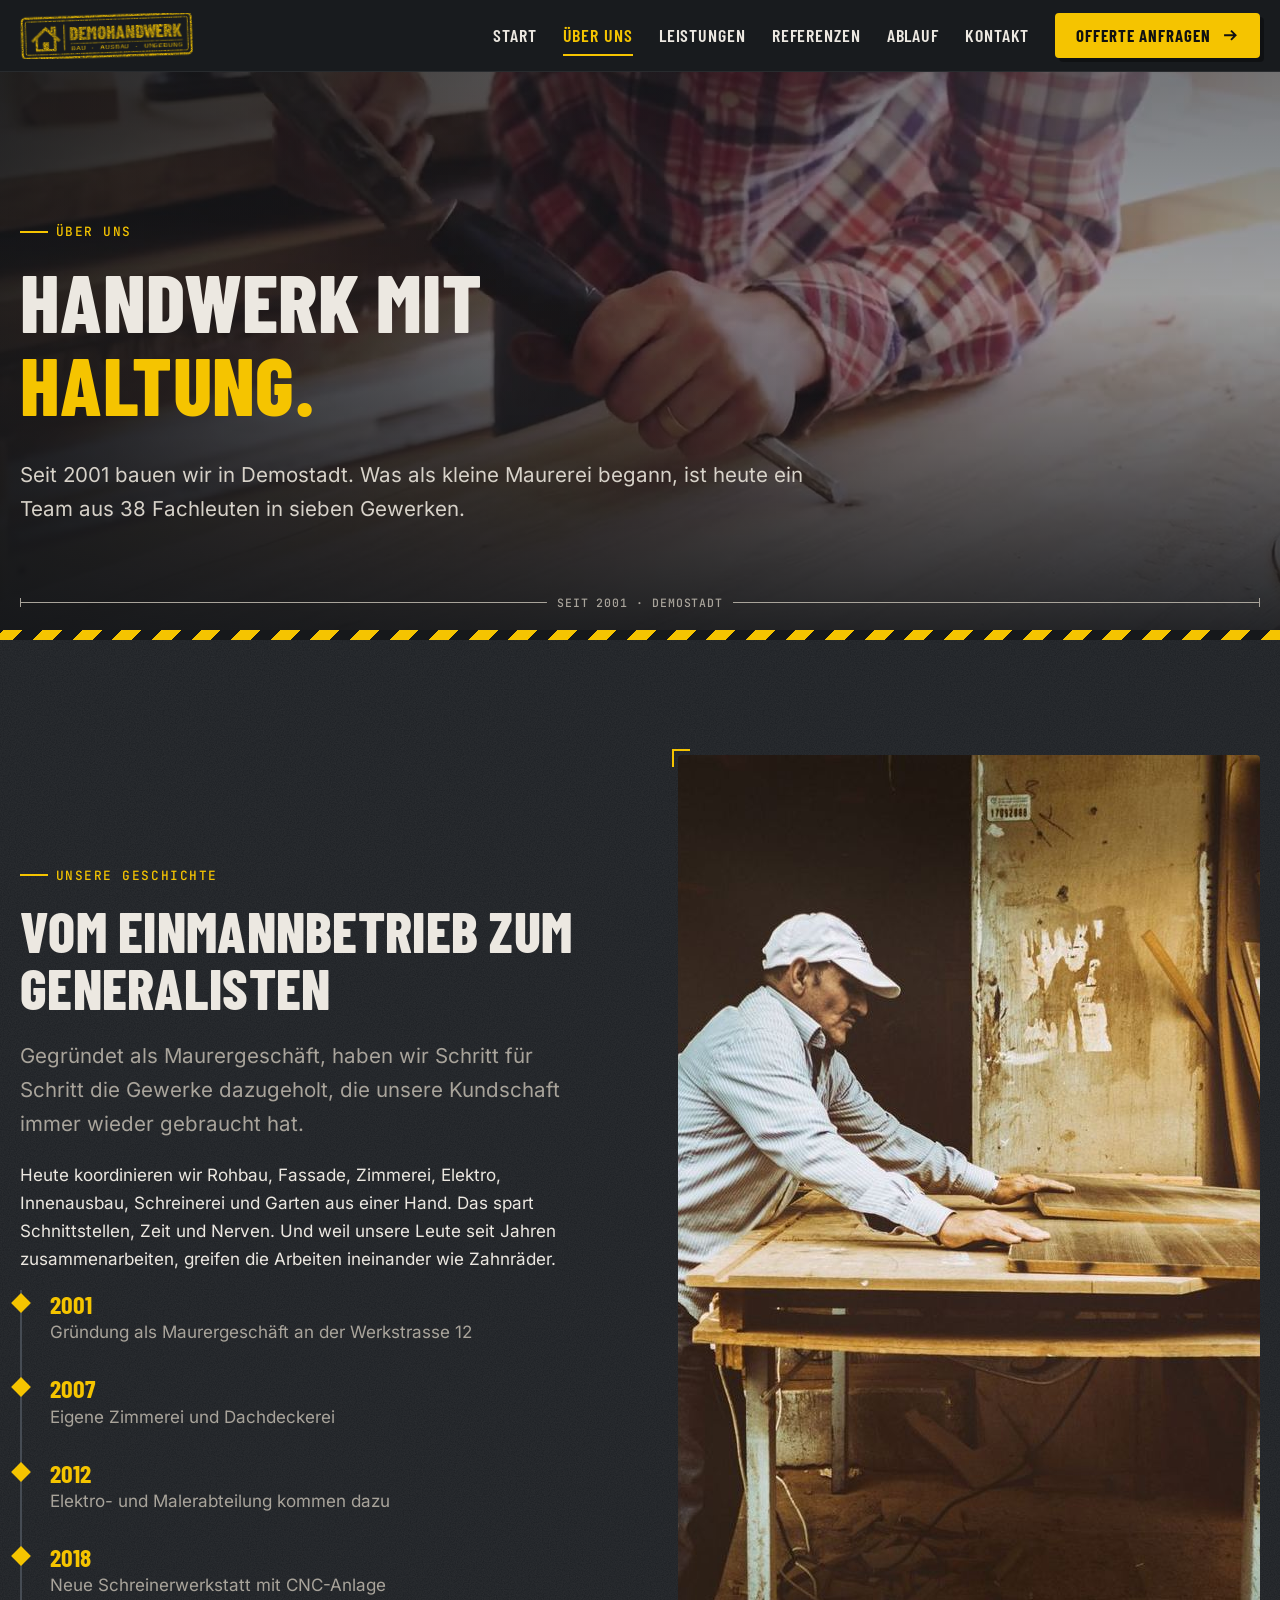
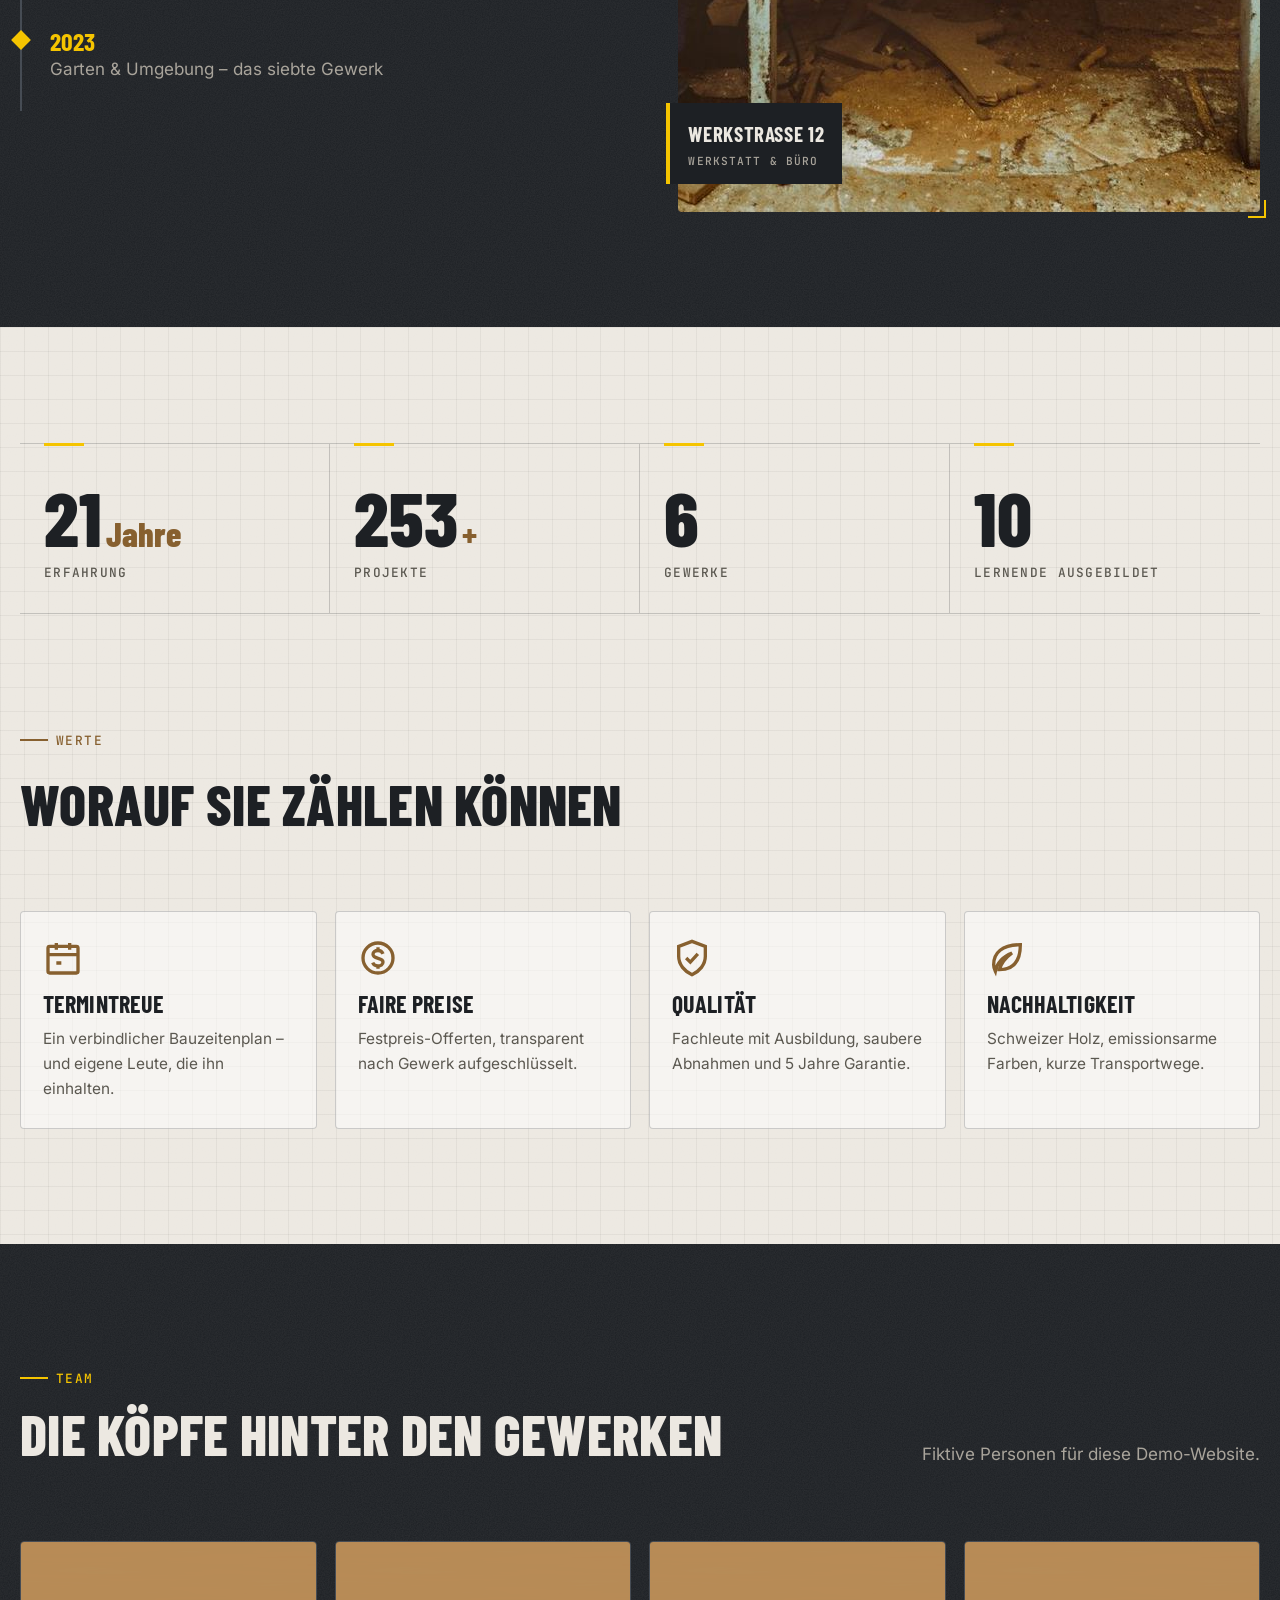
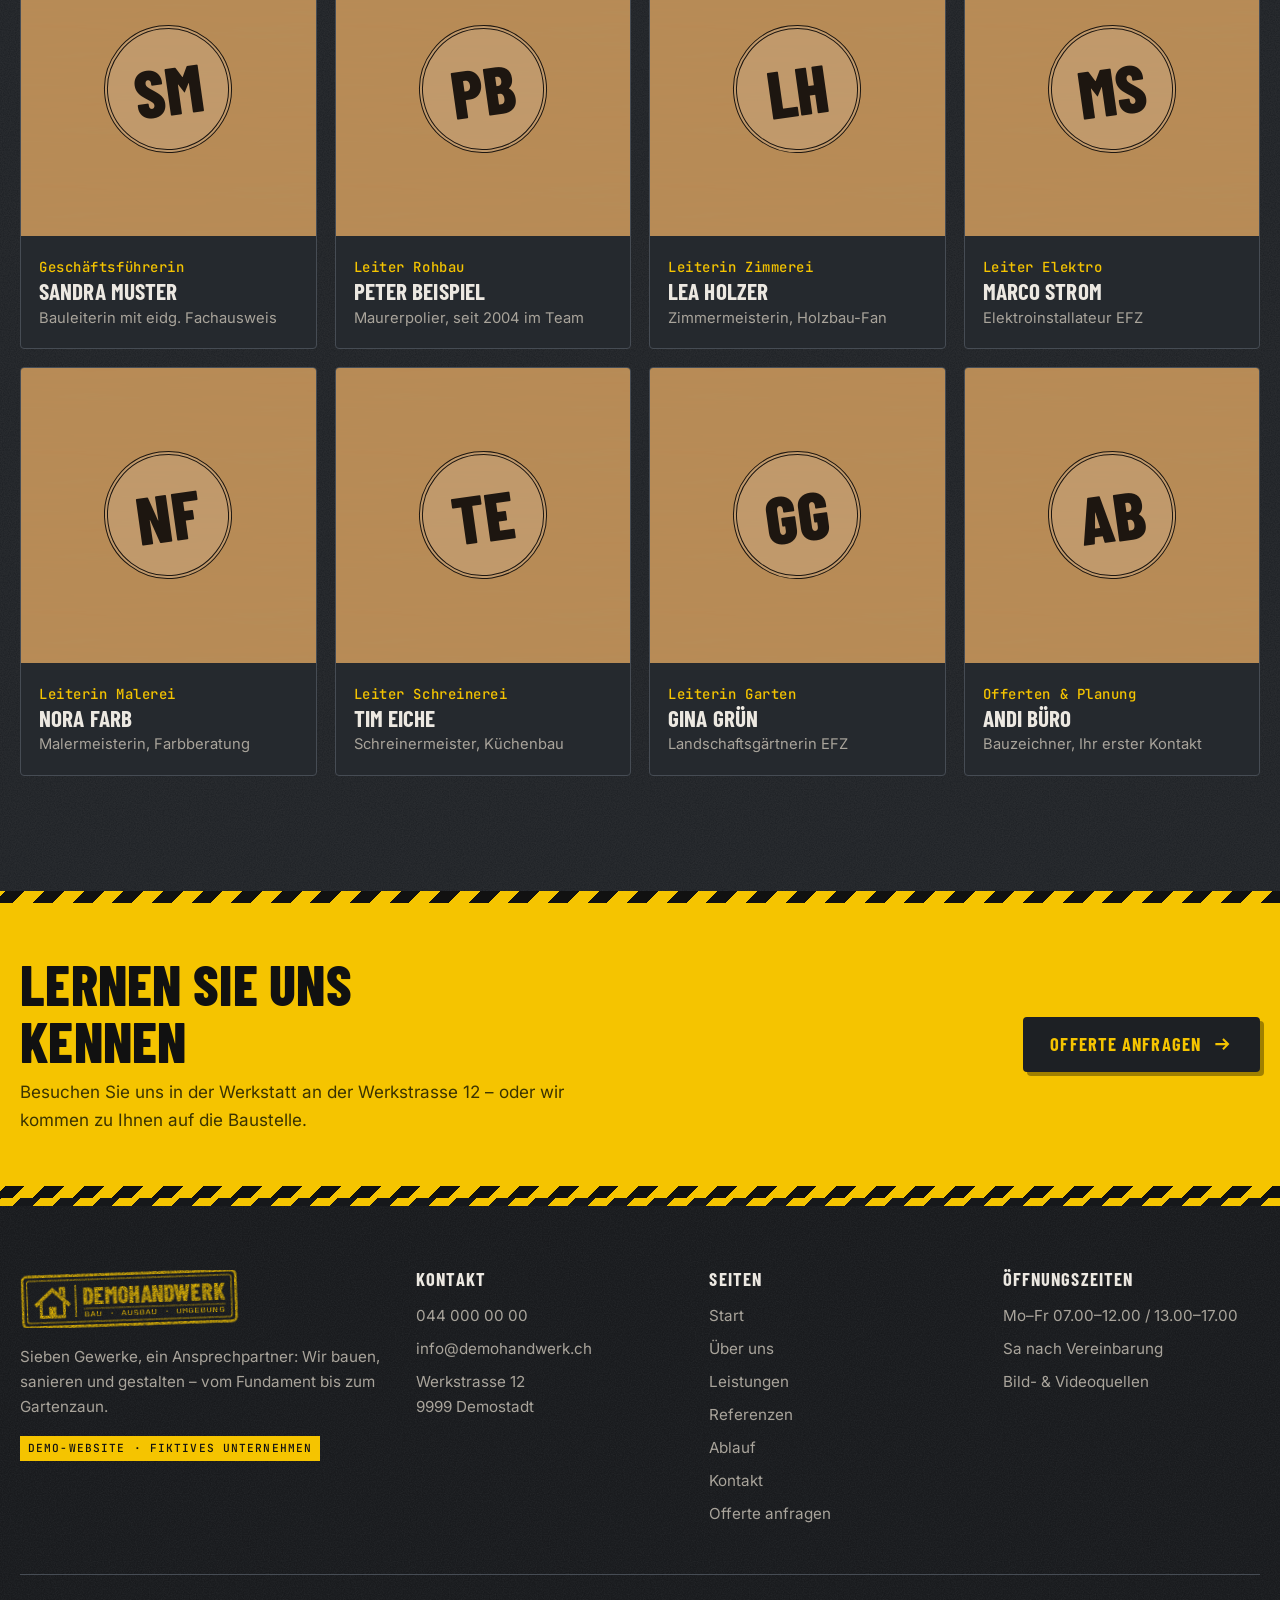
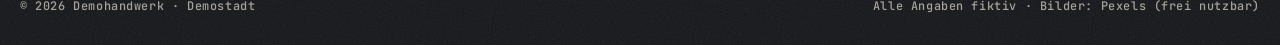
<file: ueber-uns.html>
<!doctype html>
<html lang="de-CH" class="no-js">
<head>
<meta charset="utf-8">
<meta name="viewport" content="width=device-width, initial-scale=1">
<title>Über uns – Demohandwerk</title>
<meta name="description" content="Das Team von Demohandwerk: 38 Fachleute in sieben Gewerken, seit 2001 in Demostadt. Demo-Website.">
<meta name="theme-color" content="#1d2024">
<link rel="icon" href="img/favicon.svg" type="image/svg+xml">
<link rel="stylesheet" href="css/style.css">
</head>
<body>
<a class="skip" href="#inhalt">Zum Inhalt springen</a>
<header class="site-header">
  <div class="wrap header-inner">
    <a class="logo" href="index.html" aria-label="Demohandwerk – zur Startseite"><svg class="logo-svg" viewBox="0 0 300 80" width="230" height="61" role="img" aria-label="Demohandwerk">
  <defs><filter id="stempel-h" x="-5%" y="-5%" width="110%" height="110%"><feTurbulence type="fractalNoise" baseFrequency="0.9" numOctaves="2" seed="7" result="n"/><feColorMatrix in="n" type="matrix" values="0 0 0 0 0  0 0 0 0 0  0 0 0 0 0  0 0 0 -1.3 1.3" result="m"/><feComposite in="SourceGraphic" in2="m" operator="in"/></filter></defs>
  <g filter="url(#stempel-h)" fill="none" stroke="#f5c400" transform="rotate(-2 150 40)">
    <rect x="3" y="5" width="294" height="70" rx="6" stroke-width="3.5"/><rect x="9" y="11" width="282" height="58" rx="3" stroke-width="1.5"/>
    <path d="M22 44 L44 24 L66 44" stroke-width="5" stroke-linecap="square"/><path d="M28 40 V61 H60 V40" stroke-width="4"/>
    <rect x="39" y="47" width="10" height="14" fill="#f5c400" stroke="none"/><path d="M55 30 V22 H60 V35" stroke-width="3.5"/>
    <line x1="76" y1="18" x2="76" y2="62" stroke-width="2"/>
    <text x="86" y="45" fill="#f5c400" stroke="none" font-family="'Barlow Condensed','Arial Narrow',Arial,sans-serif" font-weight="800" font-size="33" textLength="196" lengthAdjust="spacingAndGlyphs">DEMOHANDWERK</text>
    <line x1="87" y1="51" x2="282" y2="51" stroke-width="1"/>
    <text x="87" y="62" fill="#f5c400" stroke="none" font-family="'JetBrains Mono',Consolas,monospace" font-size="9.2" textLength="194" lengthAdjust="spacingAndGlyphs">BAU · AUSBAU · UMGEBUNG</text>
  </g></svg></a>
    <button class="nav-toggle" type="button" aria-expanded="false" aria-controls="hauptnavigation" aria-label="Menü öffnen"><span></span></button>
    <nav class="nav" id="hauptnavigation" aria-label="Hauptnavigation">
      <ul>
        <li><a href="index.html" data-nr="01">Start</a></li><li><a href="ueber-uns.html" data-nr="02" aria-current="page">Über uns</a></li><li><a href="leistungen.html" data-nr="03">Leistungen</a></li><li><a href="referenzen.html" data-nr="04">Referenzen</a></li><li><a href="ablauf.html" data-nr="05">Ablauf</a></li><li><a href="kontakt.html" data-nr="06">Kontakt</a></li>
      </ul>
      <a class="btn" href="offerte.html">Offerte anfragen <svg viewBox="0 0 24 24" fill="none" stroke="currentColor" stroke-width="2.4" aria-hidden="true"><path d="M4 12h15M13 6l6 6-6 6"/></svg></a>
    </nav>
  </div>
</header>
<main id="inhalt">
<section class="hero hero--page">
  <div class="hero__media">
    <video autoplay muted loop playsinline preload="metadata" poster="video/werkstatt-poster.jpg" aria-hidden="true"><source src="video/werkstatt.mp4" type="video/mp4"></video>
  </div>
  <div class="wrap">
    <span class="eyebrow">Über uns</span>
    <h1>Handwerk mit <em>Haltung.</em></h1>
    <p class="lead">Seit 2001 bauen wir in Demostadt. Was als kleine Maurerei begann, ist heute ein Team aus 38 Fachleuten in sieben Gewerken.</p>
  </div>
  <div class="hero__dim wrap"><div class="dim"><span>SEIT 2001 · DEMOSTADT</span></div></div>
</section>
<div class="stripes" aria-hidden="true"></div>

<section class="section">
  <div class="wrap split">
    <div class="reveal">
      <span class="eyebrow">Unsere Geschichte</span>
      <h2>Vom Einmann­betrieb zum Generalisten</h2>
      <p class="lead">Gegründet als Maurergeschäft, haben wir Schritt für Schritt die Gewerke dazugeholt, die unsere Kundschaft immer wieder gebraucht hat.</p>
      <p>Heute koordinieren wir Rohbau, Fassade, Zimmerei, Elektro, Innenausbau, Schreinerei und Garten aus einer Hand. Das spart Schnittstellen, Zeit und Nerven. Und weil unsere Leute seit Jahren zusammenarbeiten, greifen die Arbeiten ineinander wie Zahnräder.</p>
      <ol class="history">
        <li><b>2001</b><span>Gründung als Maurergeschäft an der Werkstrasse 12</span></li>
        <li><b>2007</b><span>Eigene Zimmerei und Dachdeckerei</span></li>
        <li><b>2012</b><span>Elektro- und Malerabteilung kommen dazu</span></li>
        <li><b>2018</b><span>Neue Schreinerwerkstatt mit CNC-Anlage</span></li>
        <li><b>2023</b><span>Garten &amp; Umgebung – das siebte Gewerk</span></li>
      </ol>
    </div>
    <div class="split__media reveal corners">
      <img src="img/fotos/werkstatt.jpg" alt="Handwerker an der Tischkreissäge in der Werkstatt" width="1600" height="1057" loading="lazy">
      <div class="tag">Werkstrasse 12<small>Werkstatt &amp; Büro</small></div>
    </div>
  </div>
</section>

<section class="section section--paper">
  <div class="wrap">
    <div class="stats">
      <div class="stat"><div class="stat__num"><span data-count="25">25</span><small>Jahre</small></div><div class="stat__label">Erfahrung</div></div>
      <div class="stat"><div class="stat__num"><span data-count="300">300</span><small>+</small></div><div class="stat__label">Projekte</div></div>
      <div class="stat"><div class="stat__num"><span data-count="7">7</span></div><div class="stat__label">Gewerke</div></div>
      <div class="stat"><div class="stat__num"><span data-count="12">12</span></div><div class="stat__label">Lernende ausgebildet</div></div>
    </div>
  </div>
</section>

<section class="section section--paper" style="padding-top:0">
  <div class="wrap">
    <div class="section-head"><span class="eyebrow">Werte</span><h2>Worauf Sie zählen können</h2></div>
    <div class="values">
      <article class="value reveal"><svg viewBox="0 0 24 24" fill="none" stroke="currentColor" stroke-width="2" aria-hidden="true"><rect x="3" y="5" width="18" height="16" rx="1"/><path d="M3 10h18M8 3v4M16 3v4M8 15h3"/></svg><h3>Termintreue</h3><p>Ein verbindlicher Bauzeitenplan – und eigene Leute, die ihn einhalten.</p></article>
      <article class="value reveal"><svg viewBox="0 0 24 24" fill="none" stroke="currentColor" stroke-width="2" aria-hidden="true"><circle cx="12" cy="12" r="9"/><path d="M15 9.5c-.5-1.2-1.6-2-3-2-1.8 0-3 1-3 2.3 0 3.2 6 1.6 6 4.6 0 1.4-1.3 2.4-3 2.4-1.5 0-2.7-.8-3.2-2M12 5.5v2M12 16.8v1.7"/></svg><h3>Faire Preise</h3><p>Festpreis-Offerten, transparent nach Gewerk aufgeschlüsselt.</p></article>
      <article class="value reveal"><svg viewBox="0 0 24 24" fill="none" stroke="currentColor" stroke-width="2" aria-hidden="true"><path d="M12 2l8 3v6c0 5-3.5 9-8 11-4.5-2-8-6-8-11V5z"/><path d="M8.5 12l2.5 2.5 4.5-5"/></svg><h3>Qualität</h3><p>Fachleute mit Ausbildung, saubere Abnahmen und 5 Jahre Garantie.</p></article>
      <article class="value reveal"><svg viewBox="0 0 24 24" fill="none" stroke="currentColor" stroke-width="2" aria-hidden="true"><path d="M20 4C9 4 4 9 4 16c0 2 .5 3 1 4 1-5 5-9 10-11-4 3-6.5 6-7.5 10C16 19 20 14 20 4z"/></svg><h3>Nachhaltigkeit</h3><p>Schweizer Holz, emissionsarme Farben, kurze Transportwege.</p></article>
    </div>
  </div>
</section>

<section class="section">
  <div class="wrap">
    <div class="section-head section-head--split">
      <div><span class="eyebrow">Team</span><h2>Die Köpfe hinter den Gewerken</h2></div>
      <p class="muted" style="max-width:40ch">Fiktive Personen für diese Demo-Website.</p>
    </div>
    <div class="team"><article class="member reveal"><div class="member__avatar" aria-hidden="true"><span>SM</span></div>
      <div class="member__body"><span class="mono">Geschäftsführerin</span><h3>Sandra Muster</h3><p>Bauleiterin mit eidg. Fachausweis</p></div></article><article class="member reveal"><div class="member__avatar" aria-hidden="true"><span>PB</span></div>
      <div class="member__body"><span class="mono">Leiter Rohbau</span><h3>Peter Beispiel</h3><p>Maurerpolier, seit 2004 im Team</p></div></article><article class="member reveal"><div class="member__avatar" aria-hidden="true"><span>LH</span></div>
      <div class="member__body"><span class="mono">Leiterin Zimmerei</span><h3>Lea Holzer</h3><p>Zimmermeisterin, Holzbau-Fan</p></div></article><article class="member reveal"><div class="member__avatar" aria-hidden="true"><span>MS</span></div>
      <div class="member__body"><span class="mono">Leiter Elektro</span><h3>Marco Strom</h3><p>Elektroinstallateur EFZ</p></div></article><article class="member reveal"><div class="member__avatar" aria-hidden="true"><span>NF</span></div>
      <div class="member__body"><span class="mono">Leiterin Malerei</span><h3>Nora Farb</h3><p>Malermeisterin, Farbberatung</p></div></article><article class="member reveal"><div class="member__avatar" aria-hidden="true"><span>TE</span></div>
      <div class="member__body"><span class="mono">Leiter Schreinerei</span><h3>Tim Eiche</h3><p>Schreinermeister, Küchenbau</p></div></article><article class="member reveal"><div class="member__avatar" aria-hidden="true"><span>GG</span></div>
      <div class="member__body"><span class="mono">Leiterin Garten</span><h3>Gina Grün</h3><p>Landschaftsgärtnerin EFZ</p></div></article><article class="member reveal"><div class="member__avatar" aria-hidden="true"><span>AB</span></div>
      <div class="member__body"><span class="mono">Offerten & Planung</span><h3>Andi Büro</h3><p>Bauzeichner, Ihr erster Kontakt</p></div></article></div>
  </div>
</section>

<section class="cta-band">
  <div class="wrap">
    <div>
      <h2>Lernen Sie uns kennen</h2>
      <p>Besuchen Sie uns in der Werkstatt an der Werkstrasse 12 – oder wir kommen zu Ihnen auf die Baustelle.</p>
    </div>
    <a class="btn btn--dark" href="offerte.html">Offerte anfragen <svg viewBox="0 0 24 24" fill="none" stroke="currentColor" stroke-width="2.4" aria-hidden="true"><path d="M4 12h15M13 6l6 6-6 6"/></svg></a>
  </div>
</section>

</main>
<footer class="site-footer">
  <div class="wrap">
    <div class="footer-grid">
      <div>
        <a class="footer-logo logo" href="index.html" aria-label="Demohandwerk – zur Startseite"><svg class="logo-svg" viewBox="0 0 300 80" width="230" height="61" role="img" aria-label="Demohandwerk">
  <defs><filter id="stempel-f" x="-5%" y="-5%" width="110%" height="110%"><feTurbulence type="fractalNoise" baseFrequency="0.9" numOctaves="2" seed="7" result="n"/><feColorMatrix in="n" type="matrix" values="0 0 0 0 0  0 0 0 0 0  0 0 0 0 0  0 0 0 -1.3 1.3" result="m"/><feComposite in="SourceGraphic" in2="m" operator="in"/></filter></defs>
  <g filter="url(#stempel-f)" fill="none" stroke="#f5c400" transform="rotate(-2 150 40)">
    <rect x="3" y="5" width="294" height="70" rx="6" stroke-width="3.5"/><rect x="9" y="11" width="282" height="58" rx="3" stroke-width="1.5"/>
    <path d="M22 44 L44 24 L66 44" stroke-width="5" stroke-linecap="square"/><path d="M28 40 V61 H60 V40" stroke-width="4"/>
    <rect x="39" y="47" width="10" height="14" fill="#f5c400" stroke="none"/><path d="M55 30 V22 H60 V35" stroke-width="3.5"/>
    <line x1="76" y1="18" x2="76" y2="62" stroke-width="2"/>
    <text x="86" y="45" fill="#f5c400" stroke="none" font-family="'Barlow Condensed','Arial Narrow',Arial,sans-serif" font-weight="800" font-size="33" textLength="196" lengthAdjust="spacingAndGlyphs">DEMOHANDWERK</text>
    <line x1="87" y1="51" x2="282" y2="51" stroke-width="1"/>
    <text x="87" y="62" fill="#f5c400" stroke="none" font-family="'JetBrains Mono',Consolas,monospace" font-size="9.2" textLength="194" lengthAdjust="spacingAndGlyphs">BAU · AUSBAU · UMGEBUNG</text>
  </g></svg></a>
        <p>Sieben Gewerke, ein Ansprechpartner: Wir bauen, sanieren und gestalten – vom Fundament bis zum Gartenzaun.</p>
        <span class="demo-badge">Demo-Website · fiktives Unternehmen</span>
      </div>
      <div>
        <h4>Kontakt</h4>
        <ul>
          <li><a href="tel:+41440000000">044 000 00 00</a></li>
          <li><a href="mailto:info@demohandwerk.ch">info@demohandwerk.ch</a></li>
          <li>Werkstrasse 12<br>9999 Demostadt</li>
        </ul>
      </div>
      <div>
        <h4>Seiten</h4>
        <ul>
          <li><a href="index.html">Start</a></li><li><a href="ueber-uns.html">Über uns</a></li><li><a href="leistungen.html">Leistungen</a></li><li><a href="referenzen.html">Referenzen</a></li><li><a href="ablauf.html">Ablauf</a></li><li><a href="kontakt.html">Kontakt</a></li>
          <li><a href="offerte.html">Offerte anfragen</a></li>
        </ul>
      </div>
      <div>
        <h4>Öffnungszeiten</h4>
        <ul>
          <li>Mo–Fr 07.00–12.00 / 13.00–17.00</li>
          <li>Sa nach Vereinbarung</li>
          <li><a href="quellen.txt">Bild- &amp; Videoquellen</a></li>
        </ul>
      </div>
    </div>
    <div class="footer-bottom">
      <span>© <span data-year>2026</span> Demohandwerk · Demostadt</span>
      <span>Alle Angaben fiktiv · Bilder: Pexels (frei nutzbar)</span>
    </div>
  </div>
</footer>
<script src="js/main.js"></script>
</body>
</html>
</file>
<file: css/style.css>
/* =========================================================
   Demohandwerk – Stylesheet
   Anthrazit · Eiche · Warn-Gelb
   ========================================================= */

@font-face { font-family: "Barlow Condensed"; src: url("../fonts/barlow-condensed-latin-600-normal.woff2") format("woff2"); font-weight: 600; font-display: swap; }
@font-face { font-family: "Barlow Condensed"; src: url("../fonts/barlow-condensed-latin-700-normal.woff2") format("woff2"); font-weight: 700; font-display: swap; }
@font-face { font-family: "Barlow Condensed"; src: url("../fonts/barlow-condensed-latin-800-normal.woff2") format("woff2"); font-weight: 800; font-display: swap; }
@font-face { font-family: "Inter"; src: url("../fonts/inter-latin-400-normal.woff2") format("woff2"); font-weight: 400; font-display: swap; }
@font-face { font-family: "Inter"; src: url("../fonts/inter-latin-600-normal.woff2") format("woff2"); font-weight: 600; font-display: swap; }
@font-face { font-family: "JetBrains Mono"; src: url("../fonts/jetbrains-mono-latin-500-normal.woff2") format("woff2"); font-weight: 500; font-display: swap; }

:root {
  --anthrazit: #1d2024;
  --anthrazit-2: #25292e;
  --anthrazit-3: #2f343a;
  --linie: #464c54;
  --text: #ece8e1;
  --text-muted: #a9a49b;
  --papier: #ece8e1;
  --papier-2: #e2ddd3;
  --tinte: #1d2024;
  --tinte-muted: #5b5850;
  --eiche: #b98a55;
  --eiche-hell: #d4ac78;
  --eiche-dunkel: #87602f;
  --gelb: #f5c400;
  --gelb-dunkel: #d9a900;
  --rot: #c8322b;
  --radius: 4px;
  --header-h: 72px;
  --wrap: 1240px;
  --font-title: "Barlow Condensed", "Arial Narrow", sans-serif;
  --font-text: "Inter", system-ui, -apple-system, "Segoe UI", sans-serif;
  --font-mono: "JetBrains Mono", ui-monospace, Consolas, monospace;
  --streifen: repeating-linear-gradient(-45deg, var(--gelb) 0 14px, #16181b 14px 28px);
  --beton: url("data:image/svg+xml;utf8,<svg xmlns='http://www.w3.org/2000/svg' width='300' height='300'><filter id='n'><feTurbulence type='fractalNoise' baseFrequency='.85' numOctaves='3' stitchTiles='stitch'/><feColorMatrix values='0 0 0 0 1  0 0 0 0 1  0 0 0 0 1  0 0 0 .07 0'/></filter><rect width='100%' height='100%' filter='url(%23n)'/></svg>");
  --holz: url("data:image/svg+xml;utf8,<svg xmlns='http://www.w3.org/2000/svg' width='600' height='240'><filter id='w'><feTurbulence type='fractalNoise' baseFrequency='.004 .09' numOctaves='4' seed='4'/><feColorMatrix values='0 0 0 0 .45  0 0 0 0 .27  0 0 0 0 .1  0 0 0 .55 0'/></filter><rect width='100%' height='100%' fill='%23b98a55'/><rect width='100%' height='100%' filter='url(%23w)'/></svg>");
}

*, *::before, *::after { box-sizing: border-box; }
html { scroll-behavior: smooth; -webkit-text-size-adjust: 100%; }
@media (prefers-reduced-motion: reduce) { html { scroll-behavior: auto; } }
body {
  margin: 0;
  font-family: var(--font-text);
  font-size: 1.0625rem;
  line-height: 1.65;
  color: var(--text);
  background: var(--anthrazit) var(--beton);
  overflow-x: hidden;
}
img, video, svg, canvas { display: block; max-width: 100%; }
a { color: inherit; }
p { margin: 0 0 1em; }
h1, h2, h3, h4 { font-family: var(--font-title); font-weight: 800; line-height: 1.02; margin: 0 0 .4em; letter-spacing: .005em; text-transform: uppercase; }
h1 { font-size: clamp(2.6rem, 6.4vw, 5.6rem); }
h2 { font-size: clamp(2.1rem, 4.4vw, 3.6rem); }
h3 { font-size: clamp(1.45rem, 2.2vw, 1.9rem); font-weight: 700; }
h4 { font-size: 1.25rem; font-weight: 700; }
::selection { background: var(--gelb); color: #000; }
:focus-visible { outline: 3px solid var(--gelb); outline-offset: 3px; }

.wrap { width: min(100% - 32px, var(--wrap)); margin-inline: auto; }
.sr-only { position: absolute; width: 1px; height: 1px; overflow: hidden; clip: rect(0 0 0 0); white-space: nowrap; }
.skip { position: absolute; left: 16px; top: -60px; background: var(--gelb); color: #000; padding: 10px 16px; z-index: 200; font-weight: 600; }
.skip:focus { top: 10px; }

/* ---------- Hilfs-Elemente: Etikett, Masslinie, Streifen ---------- */
.eyebrow {
  display: inline-flex; align-items: center; gap: .6em;
  font-family: var(--font-mono); font-size: .8rem; letter-spacing: .12em; text-transform: uppercase;
  color: var(--gelb); margin-bottom: 1rem;
}
.eyebrow::before { content: ""; width: 28px; height: 2px; background: currentColor; }
.lead { font-size: clamp(1.1rem, 1.6vw, 1.3rem); color: var(--text-muted); max-width: 62ch; }
.mono { font-family: var(--font-mono); font-size: .82em; letter-spacing: .04em; }
.hl { color: var(--gelb); }

.stripes { height: 10px; background: var(--streifen); }
.stripes--thin { height: 6px; background: repeating-linear-gradient(-45deg, var(--gelb) 0 8px, #16181b 8px 16px); }

/* Masslinie wie auf Bauplänen:  |<——— 12.40 m ———>| */
.dim {
  display: flex; align-items: center; gap: 10px;
  font-family: var(--font-mono); font-size: .72rem; color: var(--text-muted); letter-spacing: .08em;
}
.dim::before, .dim::after {
  content: ""; flex: 1; height: 9px;
  border-left: 1px solid currentColor;
  background: linear-gradient(currentColor, currentColor) center / 100% 1px no-repeat;
}
.dim::after { border-left: 0; border-right: 1px solid currentColor; }
.dim--light { color: rgba(29, 32, 36, .55); }

/* Massstab-Lineal am Rand */
.ruler {
  height: 14px;
  background:
    repeating-linear-gradient(90deg, var(--linie) 0 1px, transparent 1px 10px) bottom / 100% 6px no-repeat,
    repeating-linear-gradient(90deg, var(--text-muted) 0 1px, transparent 1px 50px) bottom / 100% 14px no-repeat;
  opacity: .7;
}

/* ---------- Buttons ---------- */
.btn {
  --bg: var(--gelb); --fg: #111;
  position: relative; display: inline-flex; align-items: center; gap: .6em;
  padding: .85em 1.4em; border: 2px solid var(--bg); border-radius: var(--radius);
  background: var(--bg); color: var(--fg);
  font-family: var(--font-title); font-weight: 700; font-size: 1.15rem; letter-spacing: .06em; text-transform: uppercase;
  text-decoration: none; cursor: pointer; line-height: 1;
  transition: transform .2s ease, background .2s ease, color .2s ease, box-shadow .2s ease;
  box-shadow: 4px 4px 0 rgba(0, 0, 0, .35);
}
.btn:hover { transform: translate(-2px, -2px); box-shadow: 6px 6px 0 rgba(0, 0, 0, .35); background: #ffd51f; }
.btn:active { transform: translate(1px, 1px); box-shadow: 2px 2px 0 rgba(0, 0, 0, .35); }
.btn svg { width: 1.1em; height: 1.1em; }
.btn--ghost { --bg: transparent; --fg: var(--text); border-color: var(--text-muted); box-shadow: none; }
.btn--ghost:hover { background: rgba(255, 255, 255, .06); border-color: var(--gelb); color: var(--gelb); box-shadow: none; }
.btn--dark { --bg: var(--anthrazit); --fg: var(--gelb); }
.btn--dark:hover { background: #000; }
.btn--small { font-size: 1rem; padding: .6em 1em; }

/* ---------- Header / Navigation ---------- */
.site-header {
  position: sticky; top: 0; z-index: 100;
  height: var(--header-h);
  background: rgba(24, 27, 30, .94);
  backdrop-filter: blur(8px); -webkit-backdrop-filter: blur(8px);
  border-bottom: 1px solid rgba(255, 255, 255, .07);
}
.site-header::after { content: ""; position: absolute; left: 0; right: 0; bottom: -4px; height: 4px; background: repeating-linear-gradient(-45deg, var(--gelb) 0 8px, #16181b 8px 16px); opacity: 0; transition: opacity .3s; }
.site-header.is-scrolled::after { opacity: 1; }
.header-inner { height: 100%; display: flex; align-items: center; justify-content: space-between; gap: 20px; }
.logo { display: flex; align-items: center; flex-shrink: 0; text-decoration: none; }
.logo img, .logo-svg { height: 46px; width: auto; }

.nav { display: flex; align-items: center; gap: 4px; }
.nav ul { list-style: none; display: flex; align-items: center; gap: 2px; margin: 0; padding: 0; }
.nav a:not(.btn) {
  position: relative; display: block; padding: 10px 12px; white-space: nowrap;
  font-family: var(--font-title); font-weight: 600; font-size: 1.12rem; letter-spacing: .05em; text-transform: uppercase;
  text-decoration: none; color: var(--text);
}
.nav a:not(.btn)::after {
  content: ""; position: absolute; left: 12px; right: 12px; bottom: 4px; height: 2px; background: var(--gelb);
  transform: scaleX(0); transform-origin: left; transition: transform .25s ease;
}
.nav a:not(.btn):hover::after, .nav a[aria-current="page"]::after { transform: scaleX(1); }
.nav a[aria-current="page"]:not(.btn) { color: var(--gelb); }
.nav .btn { margin-left: 10px; font-size: 1.05rem; padding: .7em 1.1em; white-space: nowrap; }

.nav-toggle {
  display: none; width: 48px; height: 48px; border: 1px solid var(--linie); border-radius: var(--radius);
  background: transparent; color: var(--text); cursor: pointer; padding: 0; align-items: center; justify-content: center;
}
.nav-toggle span, .nav-toggle span::before, .nav-toggle span::after {
  display: block; width: 22px; height: 2px; background: currentColor; position: relative; transition: transform .25s, background .25s;
}
.nav-toggle span::before, .nav-toggle span::after { content: ""; position: absolute; left: 0; }
.nav-toggle span::before { top: -7px; }
.nav-toggle span::after { top: 7px; }
.nav-open .nav-toggle span { background: transparent; }
.nav-open .nav-toggle span::before { transform: translateY(7px) rotate(45deg); }
.nav-open .nav-toggle span::after { transform: translateY(-7px) rotate(-45deg); }

@media (max-width: 1180px) {
  .nav a:not(.btn) { padding: 10px 9px; font-size: 1.05rem; }
}
@media (max-width: 1080px) {
  :root { --header-h: 64px; }
  .logo img, .logo-svg { height: 40px; }
  .nav-toggle { display: inline-flex; }
  /* backdrop-filter würde das fixierte Menü im Header einsperren */
  .site-header { backdrop-filter: none; -webkit-backdrop-filter: none; background: #181b1e; }
  .nav {
    position: fixed; left: 0; right: 0; top: var(--header-h); bottom: 0;
    flex-direction: column; align-items: stretch; gap: 0; padding: 18px 16px 32px;
    background: var(--anthrazit) var(--beton); overflow-y: auto;
    transform: translateY(-8px); opacity: 0; visibility: hidden; transition: opacity .25s, transform .25s, visibility .25s;
  }
  .nav-open .nav { transform: none; opacity: 1; visibility: visible; }
  .nav ul { flex-direction: column; align-items: stretch; }
  .nav li { border-bottom: 1px solid var(--linie); }
  .nav a:not(.btn) { font-size: 1.6rem; padding: 14px 4px; display: flex; justify-content: space-between; }
  .nav a:not(.btn)::before { content: attr(data-nr); order: 2; font-family: var(--font-mono); font-size: .8rem; color: var(--text-muted); align-self: center; }
  .nav a:not(.btn)::after { left: 4px; right: auto; width: 40px; bottom: 8px; }
  .nav .btn { margin: 24px 0 0; justify-content: center; font-size: 1.25rem; padding: 1em; }
  body.nav-open { overflow: hidden; }
}

/* ---------- Abschnitte ---------- */
.section { padding: clamp(64px, 9vw, 128px) 0; position: relative; }
.section--paper {
  background: var(--papier) var(--beton);
  color: var(--tinte);
  background-image:
    linear-gradient(rgba(29, 32, 36, .05) 1px, transparent 1px),
    linear-gradient(90deg, rgba(29, 32, 36, .05) 1px, transparent 1px),
    var(--beton);
  background-size: 24px 24px, 24px 24px, auto;
}
.section--paper .lead, .section--paper .muted { color: var(--tinte-muted); }
.section--paper .eyebrow { color: var(--eiche-dunkel); }
.section--dark2 { background: var(--anthrazit-2) var(--beton); }
.section--wood { background: var(--holz); background-size: 600px 240px; color: #1d1610; }
.section-head { display: grid; gap: 8px; margin-bottom: clamp(32px, 5vw, 56px); max-width: 820px; }
.section-head--split { max-width: none; grid-template-columns: 1fr auto; align-items: end; gap: 24px; }
@media (max-width: 760px) { .section-head--split { grid-template-columns: 1fr; } }
.muted { color: var(--text-muted); }

/* Ecken wie Plan-Markierungen */
.corners { position: relative; }
.corners::before, .corners::after {
  content: ""; position: absolute; width: 18px; height: 18px; border: 2px solid var(--gelb); pointer-events: none;
}
.corners::before { top: -6px; left: -6px; border-right: 0; border-bottom: 0; }
.corners::after { bottom: -6px; right: -6px; border-left: 0; border-top: 0; }

/* ---------- Hero ---------- */
.hero {
  position: relative; min-height: min(92vh, 860px); display: flex; align-items: flex-end;
  padding: 120px 0 72px; overflow: hidden; isolation: isolate;
}
.hero__media { position: absolute; inset: 0; z-index: -2; }
.hero__media video, .hero__media img { width: 100%; height: 100%; object-fit: cover; }
.hero::before {
  content: ""; position: absolute; inset: 0; z-index: -1;
  background:
    linear-gradient(180deg, rgba(20, 22, 25, .55) 0%, rgba(20, 22, 25, .35) 40%, rgba(20, 22, 25, .92) 100%),
    linear-gradient(90deg, rgba(20, 22, 25, .8) 0%, rgba(20, 22, 25, 0) 70%);
}
.hero h1 { max-width: 14ch; }
.hero h1 em { font-style: normal; color: var(--gelb); }
.hero .lead { color: #d7d2c9; margin-bottom: 2rem; }
.hero__actions { display: flex; flex-wrap: wrap; gap: 14px; }
.hero__meta { display: flex; flex-wrap: wrap; gap: 10px 28px; margin-top: 44px; font-family: var(--font-mono); font-size: .78rem; color: var(--text-muted); letter-spacing: .08em; text-transform: uppercase; }
.hero__meta span::before { content: "■ "; color: var(--gelb); }
.hero__dim { position: absolute; left: 0; right: 0; bottom: 18px; }
.hero--page { min-height: min(62vh, 560px); }
.hero--page h1 { max-width: 18ch; }
.scroll-hint {
  position: absolute; right: max(16px, calc((100vw - var(--wrap)) / 2)); bottom: 72px;
  writing-mode: vertical-rl; font-family: var(--font-mono); font-size: .72rem; letter-spacing: .2em; text-transform: uppercase; color: var(--text-muted);
  display: flex; align-items: center; gap: 12px; text-decoration: none;
}
.scroll-hint::after { content: ""; width: 2px; height: 60px; background: linear-gradient(var(--gelb) 50%, transparent 50%) 0 0 / 2px 12px; animation: hint 1.4s linear infinite; }
@keyframes hint { to { background-position: 0 24px; } }
@media (max-width: 760px) { .scroll-hint { display: none; } }

/* ---------- Scroll-Geschichte ---------- */
.hero--short { min-height: min(68svh, 640px); padding: 104px 0 96px; align-items: center; }
.hero--short h1 { font-size: clamp(2.6rem, 6vw, 5.2rem); }
.hero--short .lead { margin-bottom: 1.6rem; }
.scroll-cue {
  position: absolute; left: 50%; bottom: 20px; transform: translateX(-50%);
  display: flex; flex-direction: column; align-items: center; gap: 6px; text-decoration: none; white-space: nowrap;
  font-family: var(--font-mono); font-size: .74rem; letter-spacing: .14em; text-transform: uppercase; color: var(--text);
}
.scroll-cue svg { width: 30px; height: 30px; color: var(--gelb); animation: cue 1.6s ease-in-out infinite; }
@keyframes cue { 0%, 100% { transform: translateY(0); } 50% { transform: translateY(8px); } }

.story { position: relative; background: #191c1f; --stage-len: 175vh; }
.story__track { position: relative; height: calc(8 * var(--stage-len) + 100vh); }
.story__stage {
  position: sticky; top: var(--header-h); height: calc(100vh - var(--header-h)); height: calc(100svh - var(--header-h));
  overflow: hidden; background: #b9c3c8;
}
.story__stage canvas { position: absolute; left: 0; top: 0; width: 100%; height: 100%; display: block; }
.story__stage::after {
  content: ""; position: absolute; inset: 0; pointer-events: none;
  background: radial-gradient(130% 95% at 55% 45%, transparent 62%, rgba(10, 12, 14, .32) 100%);
}
.story__loading {
  position: absolute; inset: 0; z-index: 4; display: flex; align-items: center; justify-content: center; gap: 14px;
  background: #1d2024 var(--beton); color: var(--text-muted);
  font-family: var(--font-mono); font-size: .8rem; letter-spacing: .12em; text-transform: uppercase;
  transition: opacity .6s ease, visibility .6s;
}
.story.is-ready .story__loading { opacity: 0; visibility: hidden; }
.story__spinner { width: 22px; height: 22px; border: 3px solid var(--linie); border-top-color: var(--gelb); border-radius: 50%; animation: spin .9s linear infinite; }
@keyframes spin { to { transform: rotate(360deg); } }

.stage-hud { position: absolute; z-index: 3; left: max(16px, calc((100vw - var(--wrap)) / 2)); top: 18px; pointer-events: none; }
.stage-hud__badge {
  font-family: var(--font-mono); font-size: .75rem; letter-spacing: .1em; text-transform: uppercase;
  background: rgba(20, 22, 25, .85); color: var(--text); padding: 7px 10px; border-left: 3px solid var(--gelb);
}
.stage-hud__badge b { color: var(--gelb); font-weight: 500; }
.story__hint {
  position: absolute; z-index: 3; left: 50%; bottom: 28px; transform: translateX(-50%);
  display: flex; align-items: center; gap: 8px; padding: 9px 14px; border-radius: 40px; white-space: nowrap;
  background: rgba(20, 22, 25, .82); color: var(--text); font-family: var(--font-mono); font-size: .74rem; letter-spacing: .1em; text-transform: uppercase;
  transition: opacity .4s ease; pointer-events: none;
}
.story__hint svg { width: 18px; height: 18px; color: var(--gelb); animation: cue 1.6s ease-in-out infinite; }
.story.is-started .story__hint { opacity: 0; }

/* Textkarten: erscheinen erst, wenn die Etappe halb gebaut ist */
.story__cards { position: absolute; z-index: 3; left: max(16px, calc((100vw - var(--wrap)) / 2)); top: 50%; width: min(400px, 34vw); height: 0; }
.step-card {
  position: absolute; left: 0; top: 0; width: 100%;
  background: rgba(29, 32, 36, .93); border: 1px solid var(--linie); border-left: 4px solid var(--gelb);
  padding: 26px 26px 22px; border-radius: var(--radius); box-shadow: 0 18px 40px rgba(0, 0, 0, .35);
  opacity: 0; visibility: hidden; transform: translateY(calc(-50% + 22px));
  transition: opacity .55s ease, transform .55s cubic-bezier(.2, .7, .2, 1), visibility .55s;
  backdrop-filter: blur(6px); -webkit-backdrop-filter: blur(6px);
}
.step-card.is-visible { opacity: 1; visibility: visible; transform: translateY(-50%); }
.step-card.is-leaving { transform: translateY(calc(-50% - 22px)); }
.step-card h3 { margin-bottom: .35em; }
.step-card p { color: #d3cec5; margin-bottom: .8em; font-size: 1rem; }
.step-card ul { margin: 0; padding: 0; list-style: none; display: grid; gap: 6px; }
.step-card li { position: relative; padding-left: 22px; font-size: .93rem; color: var(--text-muted); }
.step-card li::before { content: ""; position: absolute; left: 0; top: .55em; width: 10px; height: 10px; border: 2px solid var(--eiche); transform: rotate(45deg); }
.step-card .btn { margin-top: 16px; }
.step__nr { display: flex; align-items: baseline; gap: 12px; margin-bottom: 8px; font-family: var(--font-mono); font-size: .76rem; color: var(--gelb); letter-spacing: .1em; text-transform: uppercase; }
.step__nr b { font-family: var(--font-title); font-size: 3rem; line-height: .9; color: transparent; -webkit-text-stroke: 1.5px var(--gelb); }
.step__trade { display: inline-block; margin-top: 14px; font-family: var(--font-mono); font-size: .74rem; letter-spacing: .08em; color: var(--text-muted); text-decoration: none; border-bottom: 1px dashed var(--linie); }
.step__trade:hover { color: var(--gelb); border-color: var(--gelb); }
/* Karten der statischen Variante */
.step__card { position: relative; width: 100%; background: rgba(37, 41, 46, .92); border: 1px solid var(--linie); border-left: 4px solid var(--gelb); padding: 30px 30px 26px; border-radius: var(--radius); }
.step__card h3 { margin-bottom: .35em; }
.step__card p { color: #cfcac1; margin-bottom: .8em; }
.step__card ul { margin: 0; padding: 0; list-style: none; display: grid; gap: 6px; }
.step__card li { position: relative; padding-left: 22px; font-size: .95rem; color: var(--text-muted); }
.step__card li::before { content: ""; position: absolute; left: 0; top: .55em; width: 10px; height: 10px; border: 2px solid var(--eiche); transform: rotate(45deg); }

/* Bau-Checkliste */
.checklist {
  position: absolute; z-index: 3; right: max(16px, calc((100vw - var(--wrap)) / 2)); top: 50%; transform: translateY(-50%);
  width: 214px; background: rgba(24, 27, 30, .9); border: 1px solid var(--linie); border-radius: var(--radius);
  padding: 14px 14px 12px; backdrop-filter: blur(6px); -webkit-backdrop-filter: blur(6px);
}
.checklist__title { display: flex; justify-content: space-between; align-items: baseline; font-family: var(--font-mono); font-size: .68rem; letter-spacing: .14em; text-transform: uppercase; color: var(--text-muted); padding-bottom: 8px; margin-bottom: 6px; border-bottom: 1px dashed var(--linie); }
.checklist__title b { color: var(--gelb); font-weight: 500; }
.checklist ol { list-style: none; margin: 0; padding: 0; }
.checklist button {
  width: 100%; display: grid; grid-template-columns: 20px 1fr; gap: 10px; align-items: center;
  background: none; border: 0; padding: 6px 2px; color: var(--text-muted); cursor: pointer; text-align: left;
  font-family: var(--font-title); font-weight: 600; font-size: 1.02rem; letter-spacing: .03em; text-transform: uppercase;
}
.checklist button:hover { color: var(--text); }
.checklist .box { width: 18px; height: 18px; border: 2px solid var(--linie); border-radius: 2px; position: relative; transition: border-color .3s, background .3s; }
.checklist .box svg { position: absolute; inset: -3px; width: 20px; height: 20px; stroke: #111; stroke-width: 3.2; fill: none; stroke-dasharray: 24; stroke-dashoffset: 24; transition: stroke-dashoffset .35s ease .05s; }
.checklist .is-done .box { background: var(--gelb); border-color: var(--gelb); }
.checklist .is-done .box svg { stroke-dashoffset: 0; }
.checklist .is-done button { color: var(--text); }
.checklist .is-current button { color: var(--gelb); }
.checklist .is-current .box { border-color: var(--gelb); box-shadow: 0 0 0 4px rgba(245, 196, 0, .18); }
.checklist__bar { height: 4px; background: var(--linie); margin-top: 10px; border-radius: 2px; overflow: hidden; }
.checklist__bar i { display: block; height: 100%; width: 0; background: var(--gelb); }

/* Statische Variante (reduzierte Bewegung / kein WebGL / kein JS) */
.story__static { display: none; padding: 0 0 96px; }
.story__static ol { list-style: none; margin: 0; padding: 0; display: grid; gap: 56px; }
.story__static li { display: grid; grid-template-columns: 1.3fr 1fr; gap: 36px; align-items: center; }
.story__static figure { margin: 0; border: 1px solid var(--linie); border-radius: var(--radius); overflow: hidden; background: #2b2f34; }
.story__static img { width: 100%; height: auto; aspect-ratio: 3 / 2; object-fit: cover; }
@media (max-width: 860px) { .story__static li { grid-template-columns: 1fr; gap: 16px; } }
.story.is-static .story__track, .no-js .story__track { display: none; }
.story.is-static .story__static, .no-js .story__static { display: block; }
@media (prefers-reduced-motion: reduce) {
  .story .story__track { display: none; }
  .story .story__static { display: block; }
}

/* Mittlere Breiten: Karte schmaler */
@media (max-width: 1180px) and (min-width: 901px) {
  .story__cards { width: min(360px, 38vw); }
  .checklist { width: 190px; }
  .step-card ul { display: none; }
}

/* Handy: Haus oben, Text darunter */
@media (max-width: 900px) {
  .story { --stage-len: 150vh; }
  .story__stage canvas { height: 56%; }
  .story__stage::after { bottom: 44%; }
  .stage-hud { left: 10px; top: 10px; }
  .story__hint { top: calc(56% - 52px); bottom: auto; }
  .checklist {
    top: 56%; right: 0; left: 0; transform: none; width: auto; border-radius: 0; border-width: 1px 0;
    padding: 8px 12px; background: #15171a; backdrop-filter: none;
  }
  .checklist__title { border: 0; margin: 0; padding: 0 0 6px; }
  .checklist ol { display: grid; grid-template-columns: repeat(8, 1fr); gap: 4px; }
  .checklist button { grid-template-columns: 1fr; justify-items: center; padding: 2px 0; }
  .checklist .label, .checklist__bar { display: none; }
  .story__cards { left: 0; right: 0; width: auto; top: calc(56% + 58px); bottom: 0; height: auto; background: #1d2024; }
  .step-card {
    top: 0; left: 12px; right: 12px; width: auto; padding: 14px 16px 12px; transform: translateY(18px);
    box-shadow: none; background: transparent; border: 0; border-left: 3px solid var(--gelb); border-radius: 0;
    backdrop-filter: none; -webkit-backdrop-filter: none; margin-top: 12px;
  }
  .step-card.is-visible { transform: none; }
  .step-card.is-leaving { transform: translateY(-18px); }
  .step__nr { margin-bottom: 4px; font-size: .7rem; }
  .step__nr b { font-size: 2rem; }
  .step-card h3 { font-size: 1.45rem; }
  .step-card p { font-size: .94rem; line-height: 1.5; margin-bottom: .4em; }
  .step-card ul, .step__trade { display: none; }
  .step-card .btn { margin-top: 8px; }
}
@media (max-width: 900px) and (min-height: 820px) { .step-card ul { display: grid; } }

/* ---------- Zahlen ---------- */
.stats { display: grid; grid-template-columns: repeat(4, minmax(0, 1fr)); border-top: 1px solid var(--linie); border-bottom: 1px solid var(--linie); }
.stat { padding: 34px 24px 30px; border-right: 1px solid var(--linie); position: relative; }
.stat:last-child { border-right: 0; }
.stat::before { content: ""; position: absolute; top: -1px; left: 24px; width: 40px; height: 3px; background: var(--gelb); }
.stat__num { font-family: var(--font-title); font-weight: 800; font-size: clamp(3.2rem, 6vw, 5rem); line-height: 1; color: var(--text); display: flex; align-items: baseline; gap: 4px; }
.stat__num small { font-size: .45em; color: var(--gelb); }
.stat__label { font-family: var(--font-mono); font-size: .8rem; letter-spacing: .1em; text-transform: uppercase; color: var(--text-muted); margin-top: 8px; }
.section--paper .stats, .section--paper .stat { border-color: rgba(29, 32, 36, .2); }
.section--paper .stat__num { color: var(--tinte); }
.section--paper .stat__num small { color: var(--eiche-dunkel); }
.section--paper .stat__label { color: var(--tinte-muted); }
@media (max-width: 860px) {
  .stats { grid-template-columns: repeat(2, minmax(0, 1fr)); }
  .stat { padding: 26px 14px 22px; }
  .stat__label { overflow-wrap: anywhere; font-size: .72rem; }
  .stat:nth-child(2) { border-right: 0; }
  .stat:nth-child(-n+2) { border-bottom: 1px solid var(--linie); }
}

/* ---------- Karten: Gewerke ---------- */
.trades { display: grid; grid-template-columns: repeat(auto-fill, minmax(min(100%, 270px), 1fr)); gap: 18px; }
.trade {
  position: relative; display: flex; flex-direction: column; overflow: hidden; text-decoration: none;
  background: var(--anthrazit-2); border: 1px solid var(--linie); border-radius: var(--radius);
  transition: transform .25s ease, border-color .25s ease;
}
.trade:hover { transform: translateY(-4px); border-color: var(--gelb); }
.trade__img { aspect-ratio: 4 / 3; overflow: hidden; position: relative; }
.trade__img img { width: 100%; height: 100%; object-fit: cover; transition: transform .6s ease; filter: saturate(.9); }
.trade:hover .trade__img img { transform: scale(1.05); }
.trade__nr { position: absolute; top: 12px; left: 12px; background: var(--gelb); color: #111; font-family: var(--font-mono); font-size: .75rem; padding: 4px 7px; }
.trade__body { padding: 18px 20px 20px; display: flex; flex-direction: column; gap: 6px; flex: 1; }
.trade__body h3 { font-size: 1.5rem; margin: 0; }
.trade__body p { color: var(--text-muted); font-size: .95rem; margin: 0; }
.trade__more { margin-top: auto; padding-top: 10px; font-family: var(--font-mono); font-size: .76rem; color: var(--gelb); letter-spacing: .08em; text-transform: uppercase; }
.trade--cta { background: var(--gelb); color: #111; border-color: var(--gelb); justify-content: space-between; padding: 26px 22px; }
.trade--cta h3 { font-size: 2rem; }
.trade--cta p { color: #3a3200; }
.trade--cta .trade__more { color: #111; }

/* ---------- Split: Bild + Text ---------- */
.split { display: grid; grid-template-columns: 1fr 1fr; gap: clamp(32px, 6vw, 80px); align-items: center; }
.split--rev > :first-child { order: 2; }
.split__media { position: relative; }
.split__media img, .split__media video { width: 100%; aspect-ratio: 4 / 5; object-fit: cover; border-radius: var(--radius); }
.split__media .tag {
  position: absolute; left: -12px; bottom: 28px; background: var(--anthrazit); color: var(--text);
  padding: 14px 18px; border-left: 4px solid var(--gelb); font-family: var(--font-title); font-weight: 700; font-size: 1.3rem; text-transform: uppercase; letter-spacing: .03em;
}
.split__media .tag small { display: block; font-family: var(--font-mono); font-weight: 500; font-size: .7rem; color: var(--text-muted); letter-spacing: .1em; }
@media (max-width: 860px) {
  .split { grid-template-columns: 1fr; }
  .split--rev > :first-child { order: 0; }
  .split__media img, .split__media video { aspect-ratio: 4 / 3; }
  .split__media .tag { left: 12px; }
}
.checks { list-style: none; padding: 0; margin: 1.2em 0 1.6em; display: grid; gap: 10px; }
.checks li { display: grid; grid-template-columns: 24px 1fr; gap: 12px; align-items: start; }
.checks li::before { content: ""; width: 20px; height: 20px; margin-top: 3px; background: var(--gelb) url("data:image/svg+xml;utf8,<svg xmlns='http://www.w3.org/2000/svg' viewBox='0 0 20 20'><path d='M4.5 10.5l3.5 3.5 7.5-8' fill='none' stroke='%23111' stroke-width='2.6'/></svg>") center / 18px no-repeat; border-radius: 2px; }

/* ---------- Leistungen (Detail) ---------- */
.service { display: grid; grid-template-columns: 1.05fr 1fr; gap: clamp(28px, 5vw, 72px); align-items: center; padding: clamp(48px, 7vw, 96px) 0; border-bottom: 1px solid var(--linie); scroll-margin-top: calc(var(--header-h) + 16px); }
.service:nth-child(even) .service__media { order: 2; }
.service__media { position: relative; }
.service__media img { width: 100%; aspect-ratio: 5 / 4; object-fit: cover; border-radius: var(--radius); }
.service__media .dim { margin-top: 10px; }
.service__big { position: absolute; top: -26px; right: -8px; font-family: var(--font-title); font-weight: 800; font-size: clamp(5rem, 10vw, 8.5rem); line-height: 1; color: transparent; -webkit-text-stroke: 2px var(--gelb); opacity: .9; pointer-events: none; }
.service__facts { display: flex; flex-wrap: wrap; gap: 10px; margin-top: 18px; }
.chip { font-family: var(--font-mono); font-size: .74rem; letter-spacing: .06em; padding: 6px 10px; border: 1px solid var(--linie); border-radius: 2px; color: var(--text-muted); }
.chip b { color: var(--gelb); font-weight: 500; }
@media (max-width: 860px) {
  .service { grid-template-columns: 1fr; }
  .service:nth-child(even) .service__media { order: 0; }
}
.trade-nav { display: flex; flex-wrap: wrap; gap: 8px; margin-top: 28px; }
.trade-nav a { text-decoration: none; font-family: var(--font-title); font-weight: 600; text-transform: uppercase; letter-spacing: .04em; padding: 8px 12px; border: 1px solid var(--linie); border-radius: 2px; font-size: 1rem; }
.trade-nav a:hover { border-color: var(--gelb); color: var(--gelb); }

/* ---------- Vorher-Nachher ---------- */
.projects { display: grid; gap: clamp(48px, 7vw, 96px); }
.project { display: grid; grid-template-columns: 1.5fr 1fr; gap: clamp(24px, 4vw, 56px); align-items: center; }
.project:nth-child(even) { grid-template-columns: 1fr 1.5fr; }
.project:nth-child(even) .ba { order: 2; }
@media (max-width: 900px) { .project, .project:nth-child(even) { grid-template-columns: 1fr; } .project:nth-child(even) .ba { order: 0; } }
.ba { position: relative; aspect-ratio: 3 / 2; overflow: hidden; border-radius: var(--radius); background: #2b2f34; user-select: none; -webkit-user-select: none; touch-action: pan-y; --pos: 50%; }
.ba img { position: absolute; inset: 0; width: 100%; height: 100%; object-fit: cover; pointer-events: none; }
.ba__before { clip-path: inset(0 calc(100% - var(--pos)) 0 0); }
.ba__handle { position: absolute; top: 0; bottom: 0; left: var(--pos); width: 0; pointer-events: none; }
.ba__handle::before { content: ""; position: absolute; top: 0; bottom: 0; left: -2px; width: 4px; background: var(--streifen); background-size: 40px 40px; box-shadow: 0 0 0 1px rgba(0, 0, 0, .3); }
.ba__knob {
  position: absolute; top: 50%; left: 0; width: 54px; height: 54px; transform: translate(-50%, -50%);
  background: var(--gelb); color: #111; border-radius: 50%; display: grid; place-items: center; box-shadow: 0 6px 18px rgba(0, 0, 0, .4);
}
.ba__knob svg { width: 28px; height: 28px; }
.ba__label { position: absolute; top: 14px; font-family: var(--font-mono); font-size: .72rem; letter-spacing: .12em; text-transform: uppercase; background: rgba(20, 22, 25, .82); color: #fff; padding: 6px 10px; pointer-events: none; }
.ba__label--before { left: 14px; }
.ba__label--after { right: 14px; background: var(--gelb); color: #111; }
.ba input[type="range"] { position: absolute; inset: 0; width: 100%; height: 100%; margin: 0; opacity: 0; cursor: ew-resize; -webkit-appearance: none; appearance: none; }
.ba input[type="range"]:focus-visible + .ba__handle .ba__knob { outline: 3px solid #fff; outline-offset: 3px; }
.project__facts { display: grid; grid-template-columns: auto 1fr; gap: 8px 18px; margin: 18px 0 0; font-size: .95rem; }
.project__facts dt { font-family: var(--font-mono); font-size: .74rem; text-transform: uppercase; letter-spacing: .1em; color: var(--text-muted); padding-top: 3px; }
.project__facts dd { margin: 0; }
.section--paper .project__facts dt { color: var(--tinte-muted); }

/* ---------- Ablauf / Zeitstrahl ---------- */
.timeline { list-style: none; margin: 0; padding: 0; position: relative; display: grid; grid-template-columns: repeat(5, 1fr); gap: 0; }
.timeline::before { content: ""; position: absolute; left: 0; right: 0; top: 34px; height: 4px; background: var(--linie); }
.timeline__fill { position: absolute; left: 0; top: 34px; height: 4px; width: 0; background: var(--gelb); transition: width 1.6s cubic-bezier(.2, .7, .2, 1); }
.timeline.is-in .timeline__fill { width: 100%; }
.tl { position: relative; padding: 0 16px 0 0; }
.tl__dot {
  position: relative; z-index: 1; width: 72px; height: 72px; border-radius: 50%; display: grid; place-items: center;
  background: var(--anthrazit); border: 3px solid var(--linie); color: var(--text); transition: border-color .4s, background .4s, color .4s;
}
.tl__dot svg { width: 32px; height: 32px; }
.timeline.is-in .tl__dot { border-color: var(--gelb); background: var(--gelb); color: #111; }
.timeline.is-in .tl:nth-child(2) .tl__dot { transition-delay: .3s; }
.timeline.is-in .tl:nth-child(3) .tl__dot { transition-delay: .6s; }
.timeline.is-in .tl:nth-child(4) .tl__dot { transition-delay: .9s; }
.timeline.is-in .tl:nth-child(5) .tl__dot { transition-delay: 1.2s; }
.timeline.is-in .tl:nth-child(6) .tl__dot { transition-delay: 1.5s; }
.tl__step { display: block; margin: 18px 0 4px; font-family: var(--font-mono); font-size: .74rem; letter-spacing: .12em; color: var(--gelb); text-transform: uppercase; }
.tl h3 { font-size: 1.8rem; margin-bottom: .25em; }
.tl p { color: var(--text-muted); font-size: .95rem; margin: 0 0 .6em; }
.tl .chip { display: inline-block; }
.tl__arrow { position: absolute; top: 26px; right: 10px; color: var(--linie); font-size: 1.4rem; display: none; }
@media (max-width: 960px) {
  .timeline { grid-template-columns: 1fr; gap: 34px; padding-left: 0; }
  .timeline::before, .timeline__fill { left: 34px; right: auto; top: 0; bottom: 0; width: 4px; height: auto; }
  .timeline__fill { height: 0; transition: height 1.6s cubic-bezier(.2, .7, .2, 1); }
  .timeline.is-in .timeline__fill { width: 4px; height: 100%; }
  .tl { display: grid; grid-template-columns: 72px 1fr; gap: 20px; padding: 0; }
  .tl__step { margin-top: 4px; }
}
.timeline--detail .tl__more { margin-top: 12px; padding-top: 12px; border-top: 1px dashed var(--linie); font-size: .92rem; color: var(--text-muted); }
.timeline--detail .tl__more ul { margin: 0; padding-left: 18px; }

/* FAQ */
.faq { display: grid; gap: 10px; max-width: 900px; }
.faq details { border: 1px solid rgba(29, 32, 36, .2); border-radius: var(--radius); background: rgba(255, 255, 255, .45); }
.faq summary { cursor: pointer; list-style: none; padding: 18px 54px 18px 20px; position: relative; font-family: var(--font-title); font-weight: 700; font-size: 1.35rem; text-transform: uppercase; letter-spacing: .02em; }
.faq summary::-webkit-details-marker { display: none; }
.faq summary::after { content: "+"; position: absolute; right: 18px; top: 50%; transform: translateY(-50%); width: 28px; height: 28px; display: grid; place-items: center; background: var(--tinte); color: var(--gelb); font-family: var(--font-mono); font-size: 1.1rem; border-radius: 2px; }
.faq details[open] summary::after { content: "–"; }
.faq details > div { padding: 0 20px 18px; color: var(--tinte-muted); }

/* ---------- CTA-Band ---------- */
.cta-band { position: relative; background: var(--gelb); color: #111; overflow: hidden; }
.cta-band::before, .cta-band::after { content: ""; position: absolute; left: 0; right: 0; height: 12px; background: repeating-linear-gradient(-45deg, #111 0 14px, transparent 14px 28px); }
.cta-band::before { top: 0; }
.cta-band::after { bottom: 0; }
.cta-band .wrap { display: flex; align-items: center; justify-content: space-between; gap: 28px; padding: 64px 0; flex-wrap: wrap; }
.cta-band h2 { margin: 0; max-width: 18ch; }
.cta-band p { margin: 8px 0 0; color: #3b3300; max-width: 52ch; }

/* ---------- Werte / Team ---------- */
.values { display: grid; grid-template-columns: repeat(4, 1fr); gap: 18px; }
@media (max-width: 960px) { .values { grid-template-columns: repeat(2, 1fr); } }
@media (max-width: 560px) { .values { grid-template-columns: 1fr; } }
.value { padding: 26px 22px; border: 1px solid rgba(29, 32, 36, .2); border-radius: var(--radius); background: rgba(255, 255, 255, .5); }
.value svg { width: 40px; height: 40px; color: var(--eiche-dunkel); margin-bottom: 14px; }
.value h3 { font-size: 1.5rem; }
.value p { margin: 0; color: var(--tinte-muted); font-size: .96rem; }

.team { display: grid; grid-template-columns: repeat(4, 1fr); gap: 18px; }
@media (max-width: 960px) { .team { grid-template-columns: repeat(2, 1fr); } }
@media (max-width: 480px) { .team { grid-template-columns: 1fr; } }
.member { background: var(--anthrazit-2); border: 1px solid var(--linie); border-radius: var(--radius); overflow: hidden; }
.member__avatar { aspect-ratio: 1; display: grid; place-items: center; background: var(--holz); background-size: 400px 160px; position: relative; }
.member__avatar span {
  font-family: var(--font-title); font-weight: 800; font-size: 4.2rem; color: #1d1610;
  width: 128px; height: 128px; display: grid; place-items: center; border: 4px double #1d1610; border-radius: 50%; transform: rotate(-8deg);
  background: rgba(255, 255, 255, .12);
}
.member__body { padding: 16px 18px 18px; }
.member__body h3 { font-size: 1.45rem; margin: 0; }
.member__body p { margin: 2px 0 0; color: var(--text-muted); font-size: .92rem; }
.member__body .mono { color: var(--gelb); }

.history { list-style: none; margin: 0; padding: 0; display: grid; gap: 0; border-left: 2px solid var(--linie); }
.history li { position: relative; padding: 0 0 28px 28px; }
.history li::before { content: ""; position: absolute; left: -8px; top: 6px; width: 14px; height: 14px; background: var(--gelb); transform: rotate(45deg); }
.history b { font-family: var(--font-title); font-size: 1.6rem; color: var(--gelb); display: block; line-height: 1.1; }
.history span { color: var(--text-muted); }

/* ---------- Formulare ---------- */
.form-wrap { display: grid; grid-template-columns: 1.6fr 1fr; gap: clamp(28px, 5vw, 64px); align-items: start; }
@media (max-width: 960px) { .form-wrap { grid-template-columns: 1fr; } }
.form { display: grid; gap: 26px; }
.fieldset { border: 1px solid rgba(29, 32, 36, .22); border-radius: var(--radius); padding: 24px 22px 22px; margin: 0; background: rgba(255, 255, 255, .5); }
.fieldset legend { padding: 0 8px; font-family: var(--font-title); font-weight: 700; font-size: 1.35rem; text-transform: uppercase; letter-spacing: .03em; display: flex; gap: 10px; align-items: baseline; }
.fieldset legend span { font-family: var(--font-mono); font-size: .74rem; color: var(--eiche-dunkel); }
.grid-2 { display: grid; grid-template-columns: 1fr 1fr; gap: 18px; }
@media (max-width: 620px) { .grid-2 { grid-template-columns: 1fr; } }
.field { display: grid; gap: 6px; }
.field label, .field .label { font-weight: 600; font-size: .95rem; }
.field .hint { font-size: .82rem; color: var(--tinte-muted); }
input[type="text"], input[type="email"], input[type="tel"], input[type="number"], input[type="date"], select, textarea {
  width: 100%; font: inherit; font-size: 1rem; color: var(--tinte); background: #fff;
  border: 1.5px solid rgba(29, 32, 36, .35); border-radius: var(--radius); padding: 12px 14px; min-height: 48px;
  transition: border-color .2s, box-shadow .2s;
}
textarea { min-height: 140px; resize: vertical; }
input:focus, select:focus, textarea:focus { outline: none; border-color: var(--tinte); box-shadow: 0 0 0 3px rgba(245, 196, 0, .55); }
.unit { position: relative; }
.unit input { padding-right: 48px; }
.unit::after { content: attr(data-unit); position: absolute; right: 14px; top: 50%; transform: translateY(-50%); font-family: var(--font-mono); font-size: .85rem; color: var(--tinte-muted); pointer-events: none; }
.options { display: grid; grid-template-columns: repeat(auto-fill, minmax(min(100%, 200px), 1fr)); gap: 10px; }
.option { position: relative; }
.option input { position: absolute; opacity: 0; inset: 0; width: 100%; height: 100%; margin: 0; cursor: pointer; }
.option span {
  display: flex; align-items: center; gap: 10px; min-height: 50px; padding: 10px 14px; border: 1.5px solid rgba(29, 32, 36, .3); border-radius: var(--radius); background: #fff;
  font-weight: 600; font-size: .95rem; transition: border-color .2s, background .2s;
}
.option span::before { content: ""; flex: 0 0 18px; height: 18px; border: 2px solid rgba(29, 32, 36, .5); border-radius: 2px; background: #fff center / 14px no-repeat; }
.option input[type="radio"] + span::before { border-radius: 50%; }
.option input:checked + span { border-color: var(--tinte); background: #fff7d1; }
.option input:checked + span::before { background-color: var(--gelb); border-color: var(--tinte); background-image: url("data:image/svg+xml;utf8,<svg xmlns='http://www.w3.org/2000/svg' viewBox='0 0 20 20'><path d='M4.5 10.5l3.5 3.5 7.5-8' fill='none' stroke='%23111' stroke-width='2.8'/></svg>"); }
.option input:focus-visible + span { box-shadow: 0 0 0 3px rgba(245, 196, 0, .7); }
.upload {
  position: relative; display: grid; place-items: center; text-align: center; gap: 6px; padding: 28px 18px;
  border: 2px dashed rgba(29, 32, 36, .4); border-radius: var(--radius); background: #fff; transition: border-color .2s, background .2s;
}
.upload:hover, .upload.is-drag { border-color: var(--tinte); background: #fffbe6; }
.upload input { position: absolute; inset: 0; opacity: 0; cursor: pointer; width: 100%; }
.upload svg { width: 40px; height: 40px; color: var(--eiche-dunkel); }
.upload strong { font-family: var(--font-title); font-size: 1.25rem; text-transform: uppercase; letter-spacing: .03em; }
.upload__list { font-family: var(--font-mono); font-size: .8rem; color: var(--tinte-muted); }
.consent { display: grid; grid-template-columns: 22px 1fr; gap: 12px; font-size: .92rem; align-items: start; }
.consent input { width: 20px; height: 20px; margin-top: 3px; accent-color: var(--tinte); }
.form-note { padding: 14px 16px; border-left: 4px solid var(--gelb); background: rgba(29, 32, 36, .06); font-size: .9rem; }
.form-success { display: none; padding: 22px; border: 2px solid var(--tinte); background: var(--gelb); color: #111; border-radius: var(--radius); }
.form-success.is-visible { display: block; }
.form-success h3 { margin-bottom: .2em; }
.aside-card { position: sticky; top: calc(var(--header-h) + 24px); background: var(--anthrazit); color: var(--text); border-radius: var(--radius); padding: 28px 24px; }
.aside-card h3 { font-size: 1.7rem; }
.aside-card ol { padding-left: 20px; margin: 0 0 18px; color: var(--text-muted); }
.aside-card ol li { margin-bottom: 6px; }
.aside-card .stripes--thin { margin: -28px -24px 22px; border-radius: var(--radius) var(--radius) 0 0; }

/* ---------- Kontakt ---------- */
.contact-grid { display: grid; grid-template-columns: repeat(3, 1fr); gap: 18px; }
@media (max-width: 860px) { .contact-grid { grid-template-columns: 1fr; } }
.contact-card { display: block; padding: 26px 24px; background: var(--anthrazit-2); border: 1px solid var(--linie); border-radius: var(--radius); text-decoration: none; transition: border-color .2s, transform .2s; }
a.contact-card:hover { border-color: var(--gelb); transform: translateY(-3px); }
.contact-card svg { width: 34px; height: 34px; color: var(--gelb); margin-bottom: 14px; }
.contact-card .mono { color: var(--text-muted); text-transform: uppercase; letter-spacing: .1em; }
.contact-card strong { display: block; font-family: var(--font-title); font-size: clamp(1.5rem, 2.4vw, 2rem); text-transform: none; line-height: 1.15; margin-top: 4px; word-break: break-word; }
.hours { width: 100%; border-collapse: collapse; font-size: .98rem; }
.hours td { padding: 10px 0; border-bottom: 1px dashed rgba(29, 32, 36, .25); }
.hours td:last-child { text-align: right; font-family: var(--font-mono); font-size: .9rem; }
.map { position: relative; border-radius: var(--radius); overflow: hidden; border: 1px solid rgba(29, 32, 36, .25); background: #f4f1eb; }
.map svg { width: 100%; height: auto; }

/* ---------- Footer ---------- */
.site-footer { background: #141619 var(--beton); color: var(--text-muted); padding: 72px 0 28px; font-size: .95rem; position: relative; }
.site-footer::before { content: ""; position: absolute; top: 0; left: 0; right: 0; height: 8px; background: var(--streifen); }
.footer-grid { display: grid; grid-template-columns: 1.4fr 1fr 1fr 1fr; gap: 36px; }
@media (max-width: 900px) { .footer-grid { grid-template-columns: 1fr 1fr; } }
@media (max-width: 520px) { .footer-grid { grid-template-columns: 1fr; } }
.site-footer h4 { color: var(--text); font-size: 1.15rem; letter-spacing: .06em; margin-bottom: 14px; }
.site-footer ul { list-style: none; margin: 0; padding: 0; display: grid; gap: 8px; }
.site-footer a { text-decoration: none; }
.site-footer a:hover { color: var(--gelb); }
.footer-logo .logo-svg { height: 58px; width: auto; margin-bottom: 16px; }
.footer-bottom { margin-top: 48px; padding-top: 22px; border-top: 1px solid var(--linie); display: flex; flex-wrap: wrap; justify-content: space-between; gap: 12px; font-family: var(--font-mono); font-size: .74rem; letter-spacing: .05em; }
.demo-badge { display: inline-block; padding: 3px 8px; background: var(--gelb); color: #111; font-family: var(--font-mono); font-size: .7rem; letter-spacing: .1em; text-transform: uppercase; }

/* ---------- Einblenden beim Scrollen ---------- */
.reveal { opacity: 0; transform: translateY(26px); transition: opacity .7s ease, transform .7s ease; }
.reveal.is-in { opacity: 1; transform: none; }
.no-js .reveal { opacity: 1; transform: none; }
@media (prefers-reduced-motion: reduce) {
  .reveal { opacity: 1; transform: none; transition: none; }
  *, *::before, *::after { animation-duration: .001ms !important; animation-iteration-count: 1 !important; transition-duration: .001ms !important; }
}
</file>
